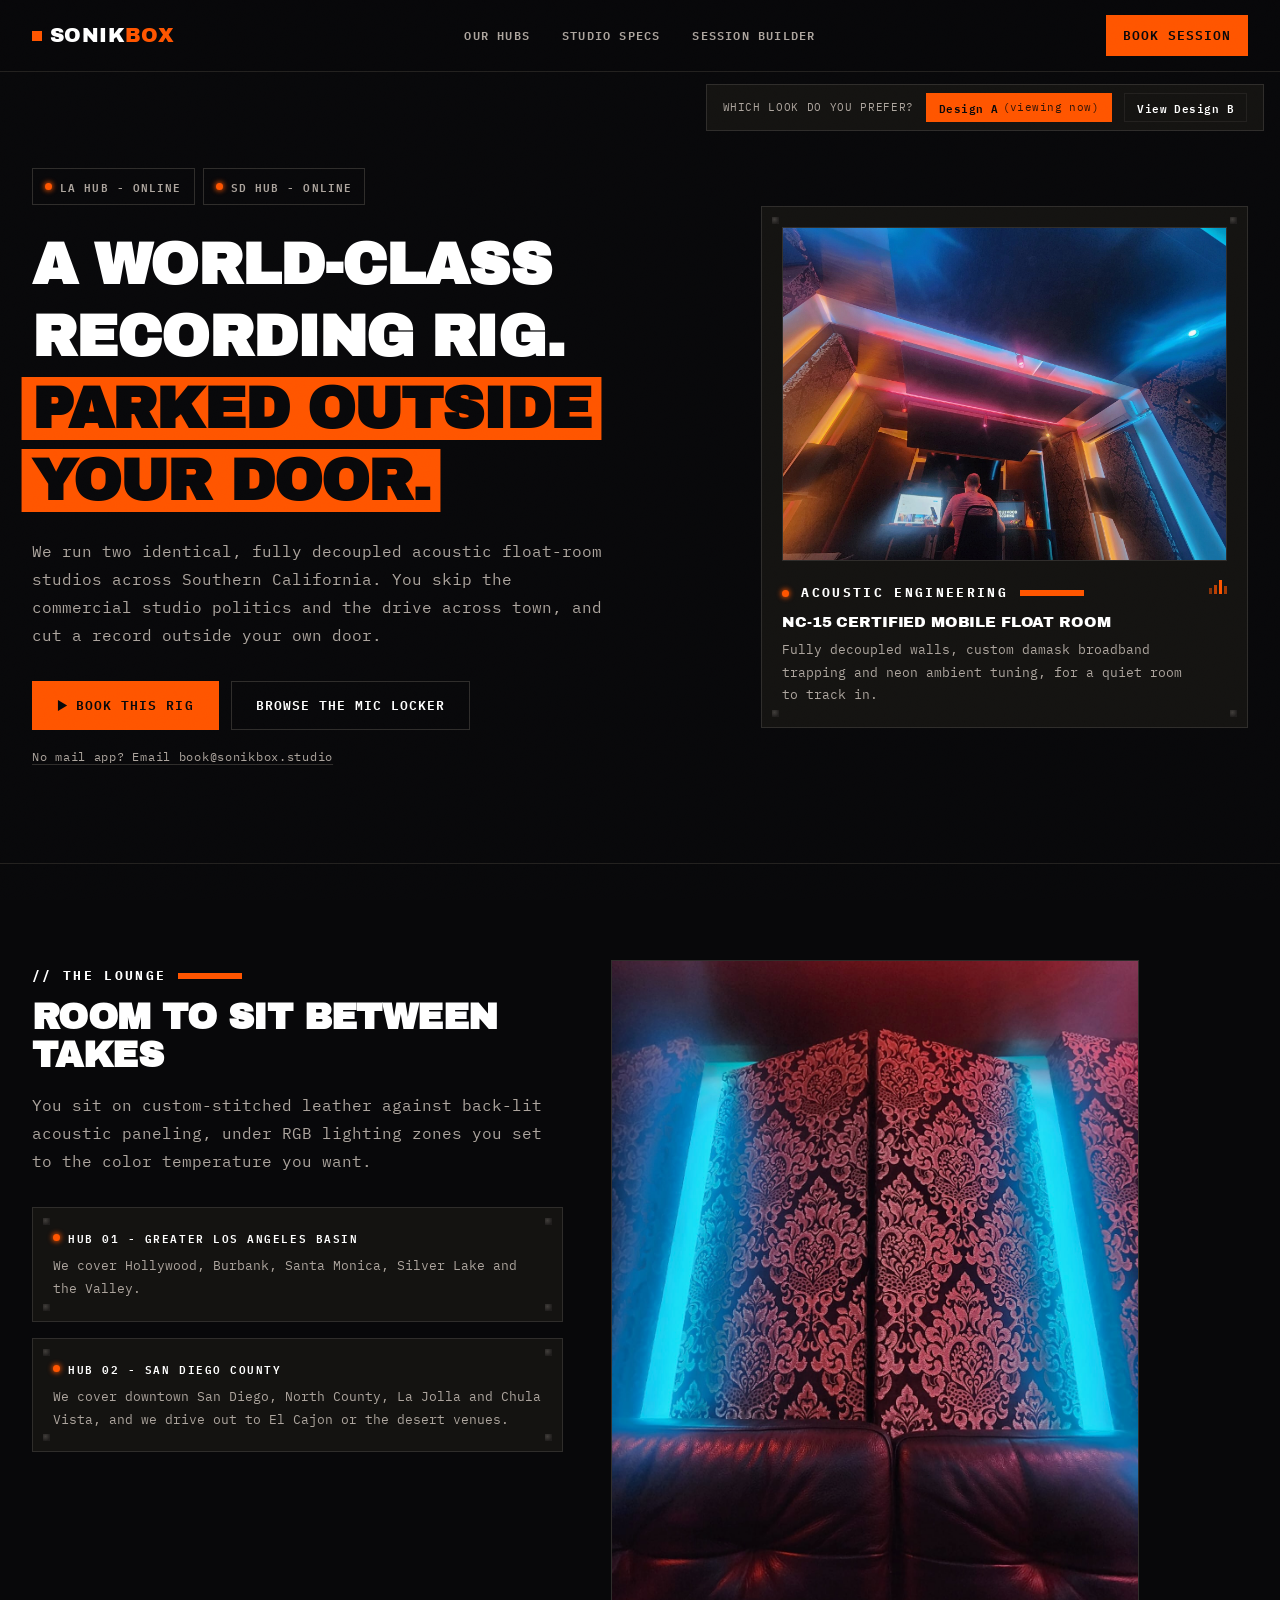
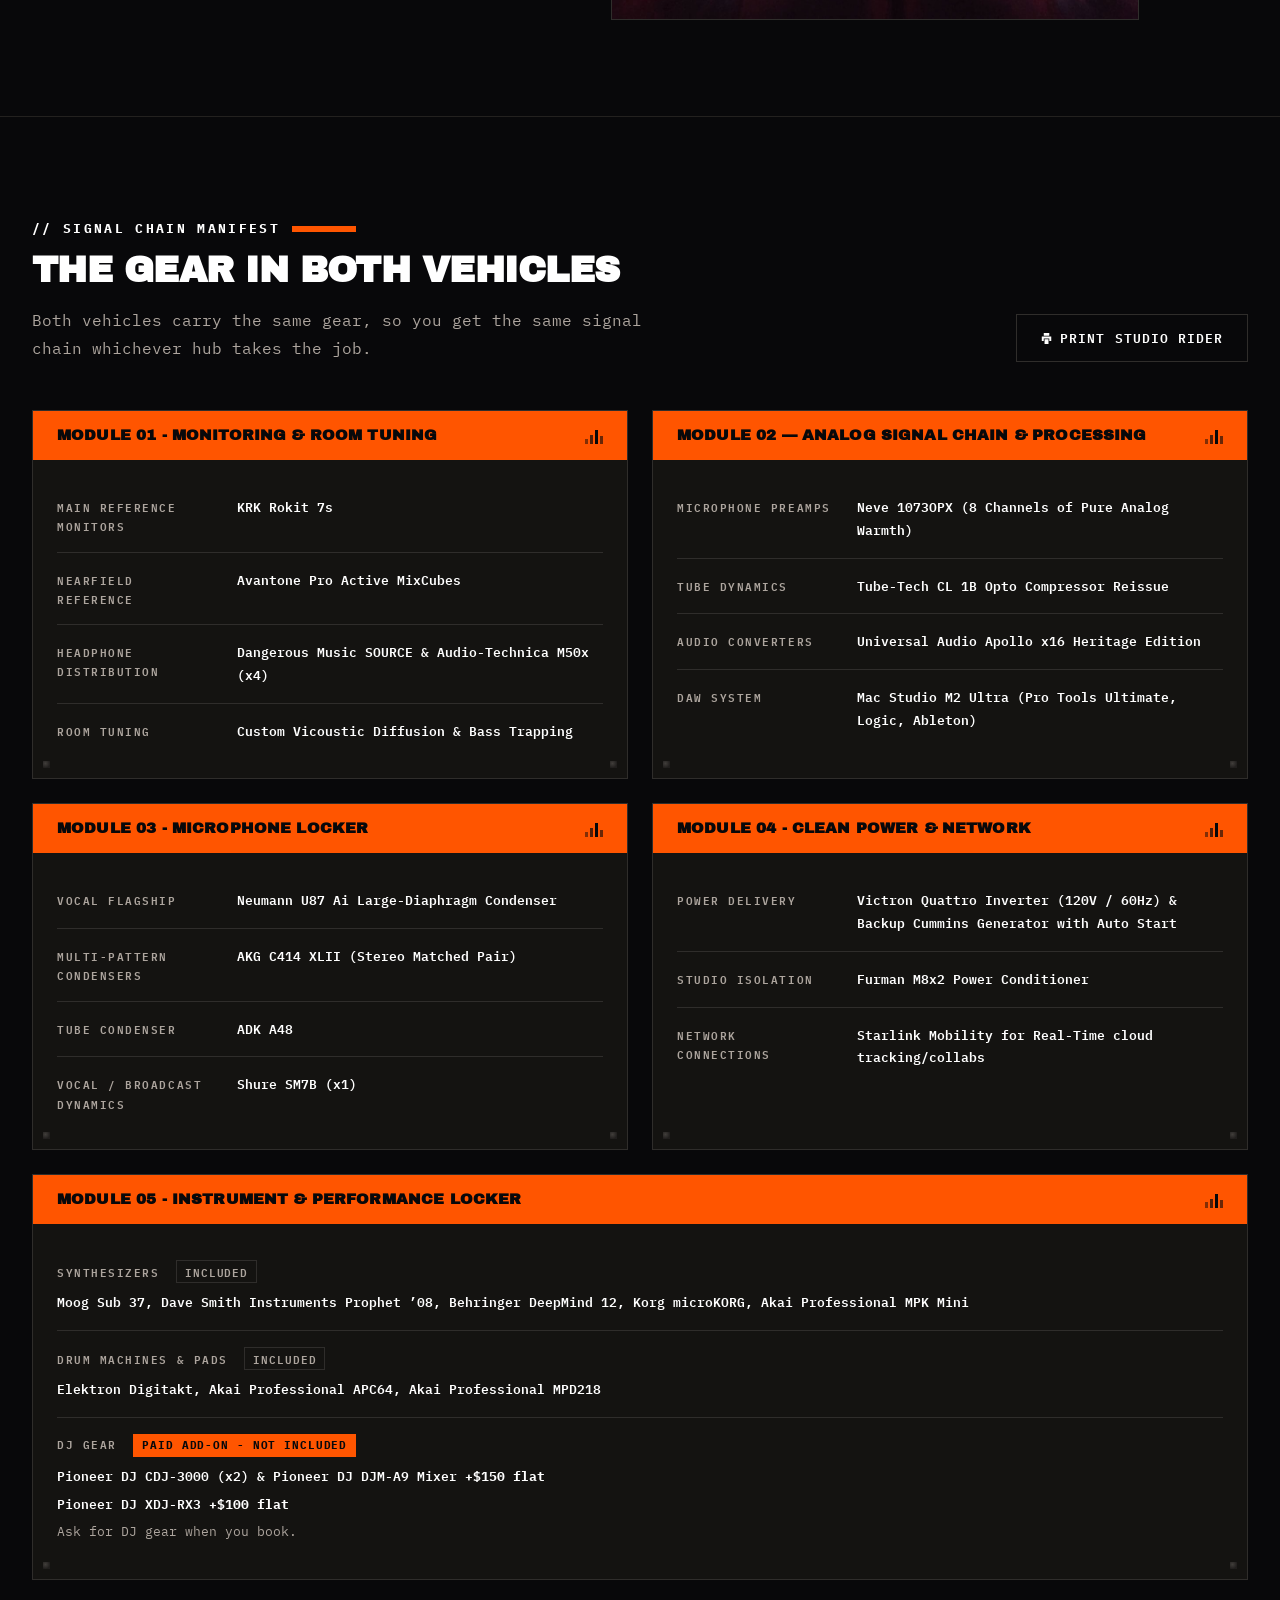
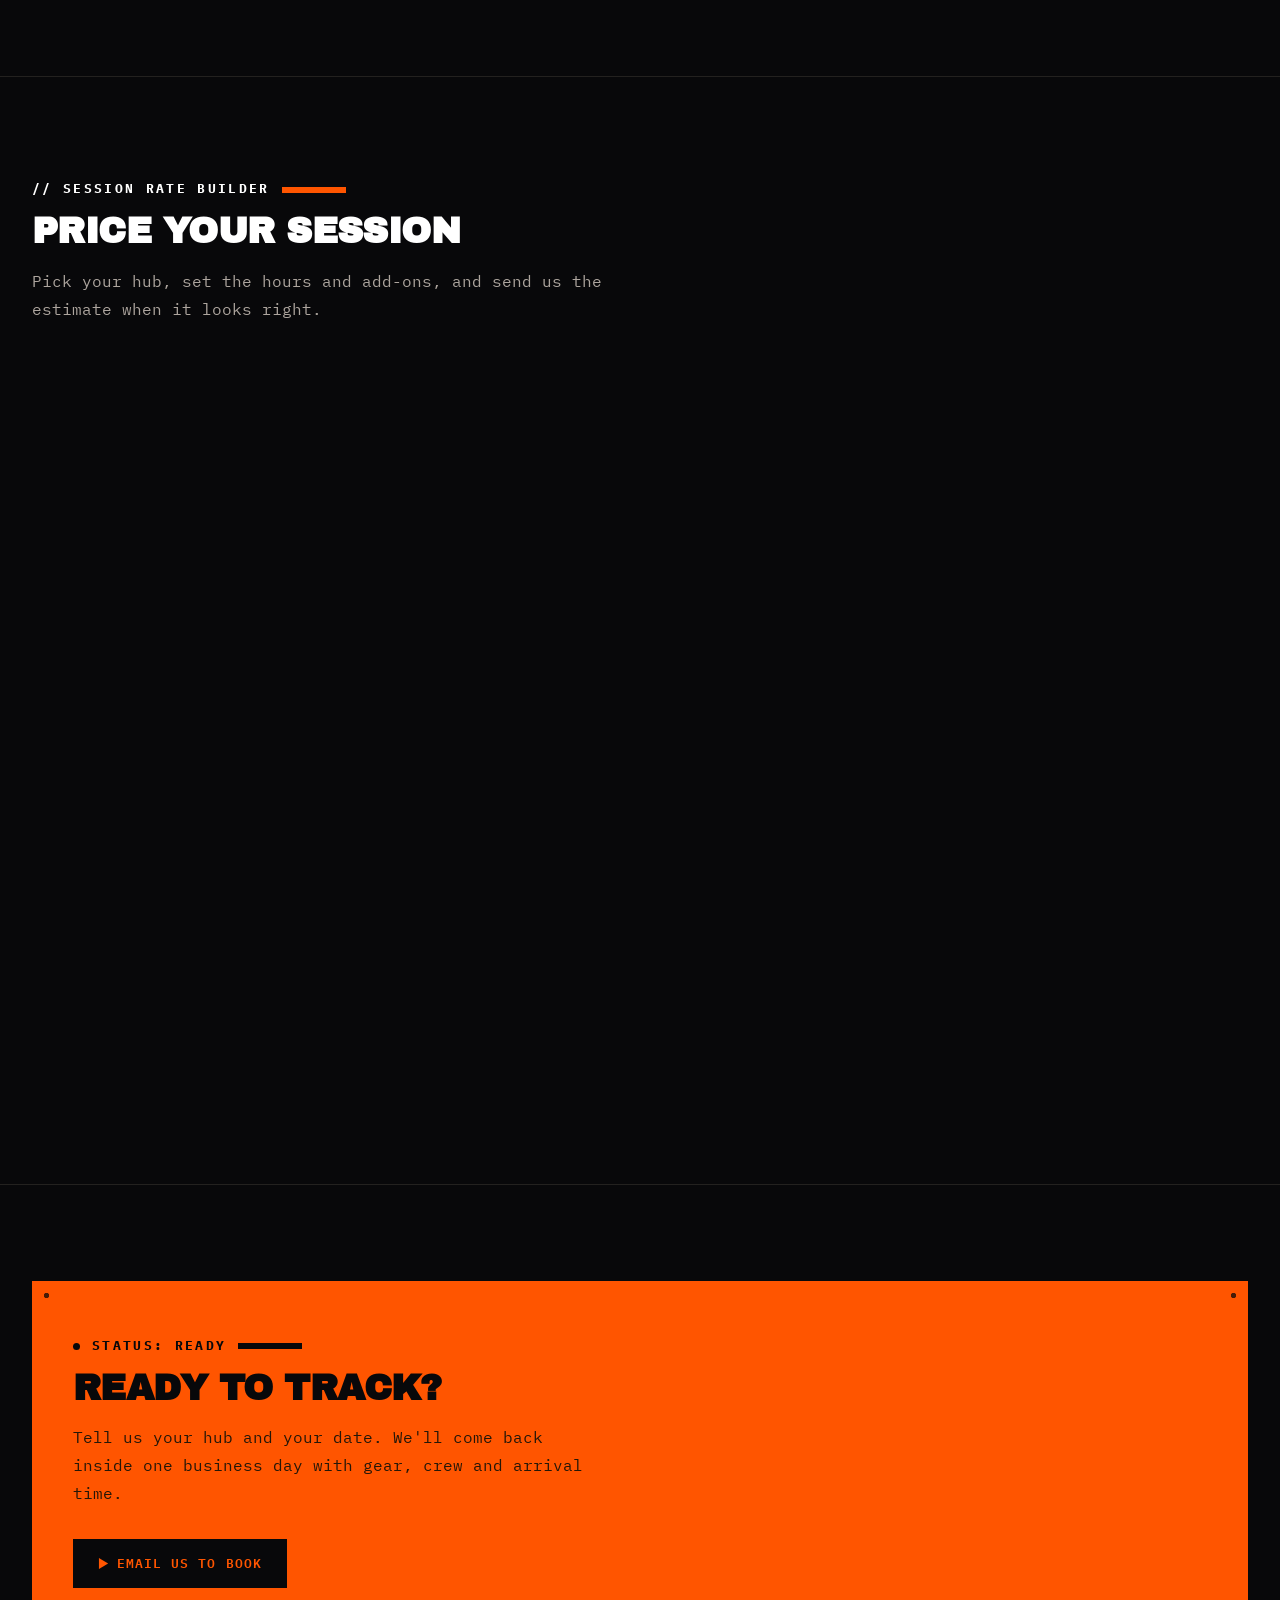
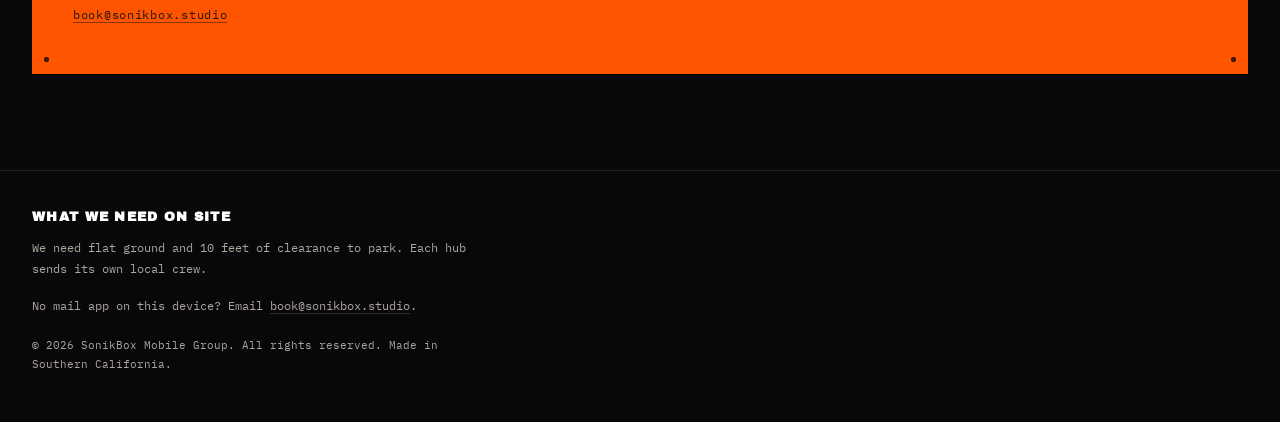
<file: index.html>
<!doctype html>
<html lang="en">
<head>
  <meta charset="UTF-8" />
  <meta name="viewport" content="width=device-width, initial-scale=1" />
  <script>
    // Two designs are live for client review: this page (Design A) and
    // version-b.html (Design B). ?v=b or a remembered choice sends a visitor
    // straight to Design B; everyone else lands here, unchanged. Kept as a
    // synchronous inline script at the very top of <head> so a redirect fires
    // before anything renders. See the .version-switch note further down for
    // the visible toggle, and version-b.html for its mirror of this script.
    (function () {
      var params = new URLSearchParams(location.search);
      var choice = params.get("v") || localStorage.getItem("sonikbox-version") || "a";
      if (choice === "b") {
        location.replace("version-b.html");
        return;
      }
      localStorage.setItem("sonikbox-version", "a");
    })();
  </script>
  <title>SonikBox | Mobile Recording Studio in Los Angeles &amp; San Diego</title>
  <meta name="description" content="We drive a fully decoupled float-room studio to your door in LA or San Diego, with Neve preamps and Neumann mics. Price a session and book by email." />

  <meta property="og:type" content="website" />
  <meta property="og:site_name" content="SonikBox" />
  <meta property="og:title" content="SonikBox | Mobile Recording Studio in Los Angeles &amp; San Diego" />
  <meta property="og:description" content="The whole studio, parked outside your door. Two identical mobile rigs across LA and San Diego." />
  <meta property="og:image" content="https://www.sonikbox.studio/assets/img/control-room.jpg" />
  <meta property="og:image:width" content="1600" />
  <meta property="og:image:height" content="1200" />
  <meta property="og:url" content="https://www.sonikbox.studio/" />

  <meta name="twitter:card" content="summary_large_image" />
  <meta name="twitter:title" content="SonikBox | Mobile Recording Studio in Los Angeles &amp; San Diego" />
  <meta name="twitter:description" content="The whole studio, parked outside your door. Two identical mobile rigs across LA and San Diego." />
  <meta name="twitter:image" content="https://www.sonikbox.studio/assets/img/control-room.jpg" />

  <meta name="color-scheme" content="dark" />
  <meta name="theme-color" content="#08080a" />

  <link rel="icon" type="image/svg+xml" href="favicon.svg" />

  <link rel="preconnect" href="https://fonts.googleapis.com" />
  <link rel="preconnect" href="https://fonts.gstatic.com" crossorigin />
  <link href="https://fonts.googleapis.com/css2?family=Archivo+Black&family=IBM+Plex+Mono:wght@400;500;600;700&display=swap" rel="stylesheet" />

  <link rel="stylesheet" href="css/styles.css" />
</head>
<body>

  <a class="skip-link" href="#main">Skip to main content</a>

  <!-- ===================== DESIGN PREVIEW TOGGLE ===================== -->
  <!-- Two live designs for client review. Remove this whole block (and its
       .version-switch rules at the bottom of css/styles.css) once the
       captain has picked one; version-b.html and css/styles-b.css can then
       be deleted too. -->
  <div class="version-switch" role="note" aria-label="Design preview">
    <span class="version-switch-label">Which look do you prefer?</span>
    <span class="version-switch-option is-current" aria-current="page">Design A <span class="version-switch-note">(viewing now)</span></span>
    <a class="version-switch-option" href="version-b.html">View Design B</a>
  </div>

  <!-- ===================== NAV ===================== -->
  <header class="site-nav">
    <div class="container">
      <a class="logo" href="#top"><span class="logo-mark" aria-hidden="true"></span><span class="logo-word"><span class="white">SONIK</span><span class="orange">BOX</span></span></a>

      <nav aria-label="Primary">
        <ul class="nav-links">
          <li><a href="#hubs">Our Hubs</a></li>
          <li><a href="#specs">Studio Specs</a></li>
          <li><a href="#estimator">Session Builder</a></li>
        </ul>
      </nav>

      <div class="nav-actions">
        <a class="btn btn-primary nav-cta" id="nav-book-btn" href="#">Book Session</a>
        <button class="nav-toggle" id="nav-toggle" aria-expanded="false" aria-controls="nav-panel" aria-label="Toggle navigation menu">
          <span></span><span></span><span></span>
        </button>
      </div>
    </div>

    <div class="nav-panel" id="nav-panel">
      <ul class="nav-links">
        <li><a href="#hubs">Our Hubs</a></li>
        <li><a href="#specs">Studio Specs</a></li>
        <li><a href="#estimator">Session Builder</a></li>
      </ul>
    </div>
  </header>

  <main id="main">
    <div id="top"></div>

    <!-- ===================== HERO ===================== -->
    <section class="hero" aria-labelledby="hero-heading">
      <div class="container hero-grid">
        <div class="hero-copy">
          <div class="hero-badges">
            <span class="hub-badge"><span class="led"></span>LA Hub - Online</span>
            <span class="hub-badge"><span class="led"></span>SD Hub - Online</span>
          </div>

          <h1 id="hero-heading">
            A World-Class Recording Rig.
            <span class="accent">Parked Outside Your Door.</span>
          </h1>

          <p class="hero-body">
            We run two identical, fully decoupled acoustic float-room studios across Southern California. You skip the commercial studio politics and the drive across town, and cut a record outside your own door.
          </p>

          <div class="hero-actions">
            <a class="btn btn-primary" id="hero-book-btn" href="#"><svg class="btn-icon" viewBox="0 0 10 12" aria-hidden="true" focusable="false"><path d="M0 0v12l10-6z" fill="currentColor"/></svg>Book This Rig</a>
            <a class="btn btn-secondary" href="#specs">Browse the Mic Locker</a>
          </div>
          <a class="cta-address" href="mailto:book@sonikbox.studio">No mail app? Email book@sonikbox.studio</a>
        </div>

        <div class="hero-photo-panel rack-panel">
          <div class="hero-photo-frame">
            <img src="assets/img/control-room.jpg" alt="SonikBox mobile studio control room, neon-lit, with an engineer at the desk." width="1600" height="1200" loading="eager" />
          </div>
          <div class="hero-photo-caption">
            <div>
              <div class="eyebrow"><span class="led"></span>Acoustic Engineering</div>
              <p class="hero-photo-title">NC-15 Certified Mobile Float Room</p>
              <p>Fully decoupled walls, custom damask broadband trapping and neon ambient tuning, for a quiet room to track in.</p>
            </div>
            <div class="vu-meter" aria-hidden="true"><span></span><span></span><span></span><span></span></div>
          </div>
        </div>
      </div>
    </section>

    <!-- ===================== HUBS ===================== -->
    <section class="section" id="hubs" aria-labelledby="hubs-heading">
      <div class="container hubs-grid">
        <div class="hubs-copy reveal">
          <div class="eyebrow">// The Lounge</div>
          <h2 id="hubs-heading">Room to Sit Between Takes</h2>
          <p>You sit on custom-stitched leather against back-lit acoustic paneling, under RGB lighting zones you set to the color temperature you want.</p>

          <div class="hub-cards">
            <div class="hub-card rack-panel">
              <div class="hub-card-label"><span class="led"></span>Hub 01 - Greater Los Angeles Basin</div>
              <p>We cover Hollywood, Burbank, Santa Monica, Silver Lake and the Valley.</p>
            </div>
            <div class="hub-card rack-panel">
              <div class="hub-card-label"><span class="led"></span>Hub 02 - San Diego County</div>
              <p>We cover downtown San Diego, North County, La Jolla and Chula Vista, and we drive out to El Cajon or the desert venues.</p>
            </div>
          </div>
        </div>

        <div class="hub-photo-frame reveal">
          <img src="assets/img/lounge.jpg" alt="SonikBox leather lounge seating against backlit damask-patterned acoustic wall panels." width="1200" height="1600" loading="lazy" />
        </div>
      </div>
    </section>

    <!-- ===================== SPECS ===================== -->
    <section class="section" id="specs" aria-labelledby="specs-heading">
      <div class="container">
        <p class="print-only print-title">SonikBox Studio Rider</p>
        <p class="print-only print-subtitle">The same gear in both mobile hubs.</p>

        <div class="section-head-row reveal">
          <div class="section-head">
            <div class="eyebrow">// Signal Chain Manifest</div>
            <h2 id="specs-heading">The Gear In Both Vehicles</h2>
            <p>Both vehicles carry the same gear, so you get the same signal chain whichever hub takes the job.</p>
          </div>
          <button class="btn btn-secondary no-print" id="print-rider-btn" type="button"><svg class="btn-icon" viewBox="0 0 14 14" aria-hidden="true" focusable="false"><path d="M3.5 0h7v3.5h-7zM1 4.5h12v5.5h-2.5V7h-7v3H1zM4.5 8h5v6h-5z" fill="currentColor"/></svg>Print Studio Rider</button>
        </div>

        <div class="module-grid reveal">
          <div class="module-card rack-panel">
            <div class="module-card-head">
              <h3>Module 01 - Monitoring &amp; Room Tuning</h3>
              <div class="vu-meter no-print" aria-hidden="true"><span></span><span></span><span></span><span></span></div>
            </div>
            <dl class="module-rows">
              <div class="module-row"><dt>Main Reference Monitors</dt><dd>KRK Rokit 7s</dd></div>
              <div class="module-row"><dt>Nearfield Reference</dt><dd>Avantone Pro Active MixCubes</dd></div>
              <div class="module-row"><dt>Headphone Distribution</dt><dd>Dangerous Music SOURCE &amp; Audio-Technica M50x (x4)</dd></div>
              <div class="module-row"><dt>Room Tuning</dt><dd>Custom Vicoustic Diffusion &amp; Bass Trapping</dd></div>
            </dl>
          </div>

          <div class="module-card rack-panel">
            <div class="module-card-head">
              <h3>Module 02 — Analog Signal Chain &amp; Processing</h3>
              <div class="vu-meter no-print" aria-hidden="true"><span></span><span></span><span></span><span></span></div>
            </div>
            <dl class="module-rows">
              <div class="module-row"><dt>Microphone Preamps</dt><dd>Neve 1073OPX (8 Channels of Pure Analog Warmth)</dd></div>
              <div class="module-row"><dt>Tube Dynamics</dt><dd>Tube-Tech CL 1B Opto Compressor Reissue</dd></div>
              <div class="module-row"><dt>Audio Converters</dt><dd>Universal Audio Apollo x16 Heritage Edition</dd></div>
              <div class="module-row"><dt>DAW System</dt><dd>Mac Studio M2 Ultra (Pro Tools Ultimate, Logic, Ableton)</dd></div>
            </dl>
          </div>

          <div class="module-card rack-panel">
            <div class="module-card-head">
              <h3>Module 03 - Microphone Locker</h3>
              <div class="vu-meter no-print" aria-hidden="true"><span></span><span></span><span></span><span></span></div>
            </div>
            <dl class="module-rows">
              <div class="module-row"><dt>Vocal Flagship</dt><dd>Neumann U87 Ai Large-Diaphragm Condenser</dd></div>
              <div class="module-row"><dt>Multi-Pattern Condensers</dt><dd>AKG C414 XLII (Stereo Matched Pair)</dd></div>
              <div class="module-row"><dt>Tube Condenser</dt><dd>ADK A48</dd></div>
              <div class="module-row"><dt>Vocal / Broadcast Dynamics</dt><dd>Shure SM7B (x1)</dd></div>
            </dl>
          </div>

          <div class="module-card rack-panel">
            <div class="module-card-head">
              <h3>Module 04 - Clean Power &amp; Network</h3>
              <div class="vu-meter no-print" aria-hidden="true"><span></span><span></span><span></span><span></span></div>
            </div>
            <dl class="module-rows">
              <div class="module-row"><dt>Power Delivery</dt><dd>Victron Quattro Inverter (120V / 60Hz) &amp; Backup Cummins Generator with Auto Start</dd></div>
              <div class="module-row"><dt>Studio Isolation</dt><dd>Furman M8x2 Power Conditioner</dd></div>
              <div class="module-row"><dt>Network Connections</dt><dd>Starlink Mobility for Real-Time cloud tracking/collabs</dd></div>
            </dl>
          </div>

          <div class="module-card module-card-wide rack-panel">
            <div class="module-card-head">
              <h3>Module 05 - Instrument &amp; Performance Locker</h3>
              <div class="vu-meter no-print" aria-hidden="true"><span></span><span></span><span></span><span></span></div>
            </div>
            <dl class="module-rows">
              <div class="module-row module-row-stacked">
                <dt>Synthesizers <span class="row-tag row-tag-included">Included</span></dt>
                <dd>Moog Sub 37, Dave Smith Instruments Prophet &rsquo;08, Behringer DeepMind 12, Korg microKORG, Akai Professional MPK Mini</dd>
              </div>
              <div class="module-row module-row-stacked">
                <dt>Drum Machines &amp; Pads <span class="row-tag row-tag-included">Included</span></dt>
                <dd>Elektron Digitakt, Akai Professional APC64, Akai Professional MPD218</dd>
              </div>
              <div class="module-row module-row-stacked">
                <dt>DJ Gear <span class="row-tag row-tag-addon">Paid add-on - not included</span></dt>
                <dd>
                  <!-- These rows declare the DJ add-on prices for the whole page: the estimator
                       reads data-addon-amount, so the visible text and the attribute must stay in step. -->
                  <span class="addon-line">Pioneer DJ CDJ-3000 (x2) &amp; Pioneer DJ DJM-A9 Mixer <span class="addon-price" data-addon-price="addon-dj-cdj" data-addon-amount="150">+$150 flat</span></span>
                  <span class="addon-line">Pioneer DJ XDJ-RX3 <span class="addon-price" data-addon-price="addon-dj-xdj" data-addon-amount="100">+$100 flat</span></span>
                  <span class="addon-line addon-note">Ask for DJ gear when you book.</span>
                </dd>
              </div>
            </dl>
          </div>
        </div>
      </div>
    </section>

    <!-- ===================== ESTIMATOR ===================== -->
    <section class="section" id="estimator" aria-labelledby="estimator-heading">
      <div class="container">
        <div class="section-head reveal">
          <div class="eyebrow">// Session Rate Builder</div>
          <h2 id="estimator-heading">Price Your Session</h2>
          <p>Pick your hub, set the hours and add-ons, and send us the estimate when it looks right.</p>
        </div>

        <div class="estimator-panel rack-panel reveal">
          <div class="estimator-grid">
            <form id="estimator-form">
              <div class="field-group">
                <span class="field-label" id="hub-toggle-label">Hub</span>
                <div class="hub-toggle" role="group" aria-labelledby="hub-toggle-label">
                  <button type="button" id="hub-la" aria-pressed="true">Los Angeles Hub</button>
                  <button type="button" id="hub-sd" aria-pressed="false">San Diego Hub</button>
                </div>
              </div>

              <div class="field-group">
                <label class="field-label" for="hours-range">Tracking Hours</label>
                <div class="range-row">
                  <input type="range" id="hours-range" min="4" max="12" step="1" value="4" aria-describedby="hours-rate-note" />
                  <output class="range-value" for="hours-range" id="hours-value">4 hrs</output>
                </div>
                <p id="hours-rate-note" class="visually-hidden">Billed at $150 per hour</p>
              </div>

              <div class="field-group">
                <label class="field-label" for="radius-select">Distance From Hub</label>
                <select id="radius-select"></select>
              </div>

              <div class="field-group">
                <span class="field-label" id="addons-label">Add-Ons</span>
                <div class="addons" id="addons" role="group" aria-labelledby="addons-label">
                  <label class="addon-option">
                    <input type="checkbox" id="addon-engineer" />
                    <span><span class="addon-name">Grammy-vetted Tracking Engineer</span> - +$80/hr</span>
                  </label>
                  <label class="addon-option">
                    <input type="checkbox" id="addon-autotune" />
                    <span><span class="addon-name">Antares Auto-Tune Hybrid Real-time Rig</span> - +$100 flat</span>
                  </label>
                  <label class="addon-option">
                    <input type="checkbox" id="addon-mixdown" />
                    <span><span class="addon-name">Full Stereophonic Mixdown &amp; Reference Master</span> - +$250 / track</span>
                  </label>
                  <!-- The DJ options are appended here by js/main.js, which reads their
                       prices off the Module 05 card. -->
                </div>
              </div>
            </form>

            <aside class="summary-panel rack-panel" aria-labelledby="summary-heading">
              <div class="summary-title" id="summary-heading"><span class="led"></span>Session Breakdown</div>
              <div class="summary-figures" aria-live="polite">
              <div class="summary-line"><span>Base rate</span><span id="summary-base">$600</span></div>
              <div class="summary-line"><span>Travel fee</span><span id="summary-travel">$0</span></div>
              <div class="summary-line"><span>Add-ons</span><span id="summary-addons">$0</span></div>
              <div class="summary-total">
                <span class="label">Total Session Estimate</span>
                <span class="value" id="summary-total">$600</span>
              </div>
              </div>
              <button class="btn btn-primary btn-block estimator-submit" id="estimator-submit" type="button">Request This Session</button>
            </aside>
          </div>
        </div>
      </div>

      <div class="mobile-total-bar rack-panel" id="mobile-total-bar" aria-hidden="true">
        <span class="mobile-total-label"><span class="led"></span>Session Total</span>
        <span class="mobile-total-value" id="mobile-total-value">$600</span>
      </div>
    </section>

    <!-- ===================== CTA BAND ===================== -->
    <section class="cta-band" aria-labelledby="cta-heading">
      <div class="container">
        <div class="cta-module rack-panel reveal">
          <div class="eyebrow"><span class="led"></span>Status: Ready</div>
          <h2 id="cta-heading">Ready to Track?</h2>
          <p>Tell us your hub and your date. We'll come back inside one business day with gear, crew and arrival time.</p>
          <a class="btn btn-primary" id="cta-book-btn" href="#"><svg class="btn-icon" viewBox="0 0 10 12" aria-hidden="true" focusable="false"><path d="M0 0v12l10-6z" fill="currentColor"/></svg>Email Us to Book</a>
          <a class="cta-address" href="mailto:book@sonikbox.studio">book@sonikbox.studio</a>
        </div>
      </div>
    </section>
  </main>

  <!-- ===================== FOOTER ===================== -->
  <footer class="site-footer">
    <div class="container">
      <h2>What We Need On Site</h2>
      <p>We need flat ground and 10 feet of clearance to park. Each hub sends its own local crew.</p>
      <p class="footer-contact">No mail app on this device? Email <a class="cta-address" href="mailto:book@sonikbox.studio">book@sonikbox.studio</a>.</p>
      <p class="copyright">© 2026 SonikBox Mobile Group. All rights reserved. Made in Southern California.</p>
    </div>
  </footer>

  <script src="js/main.js"></script>
</body>
</html>
</file>
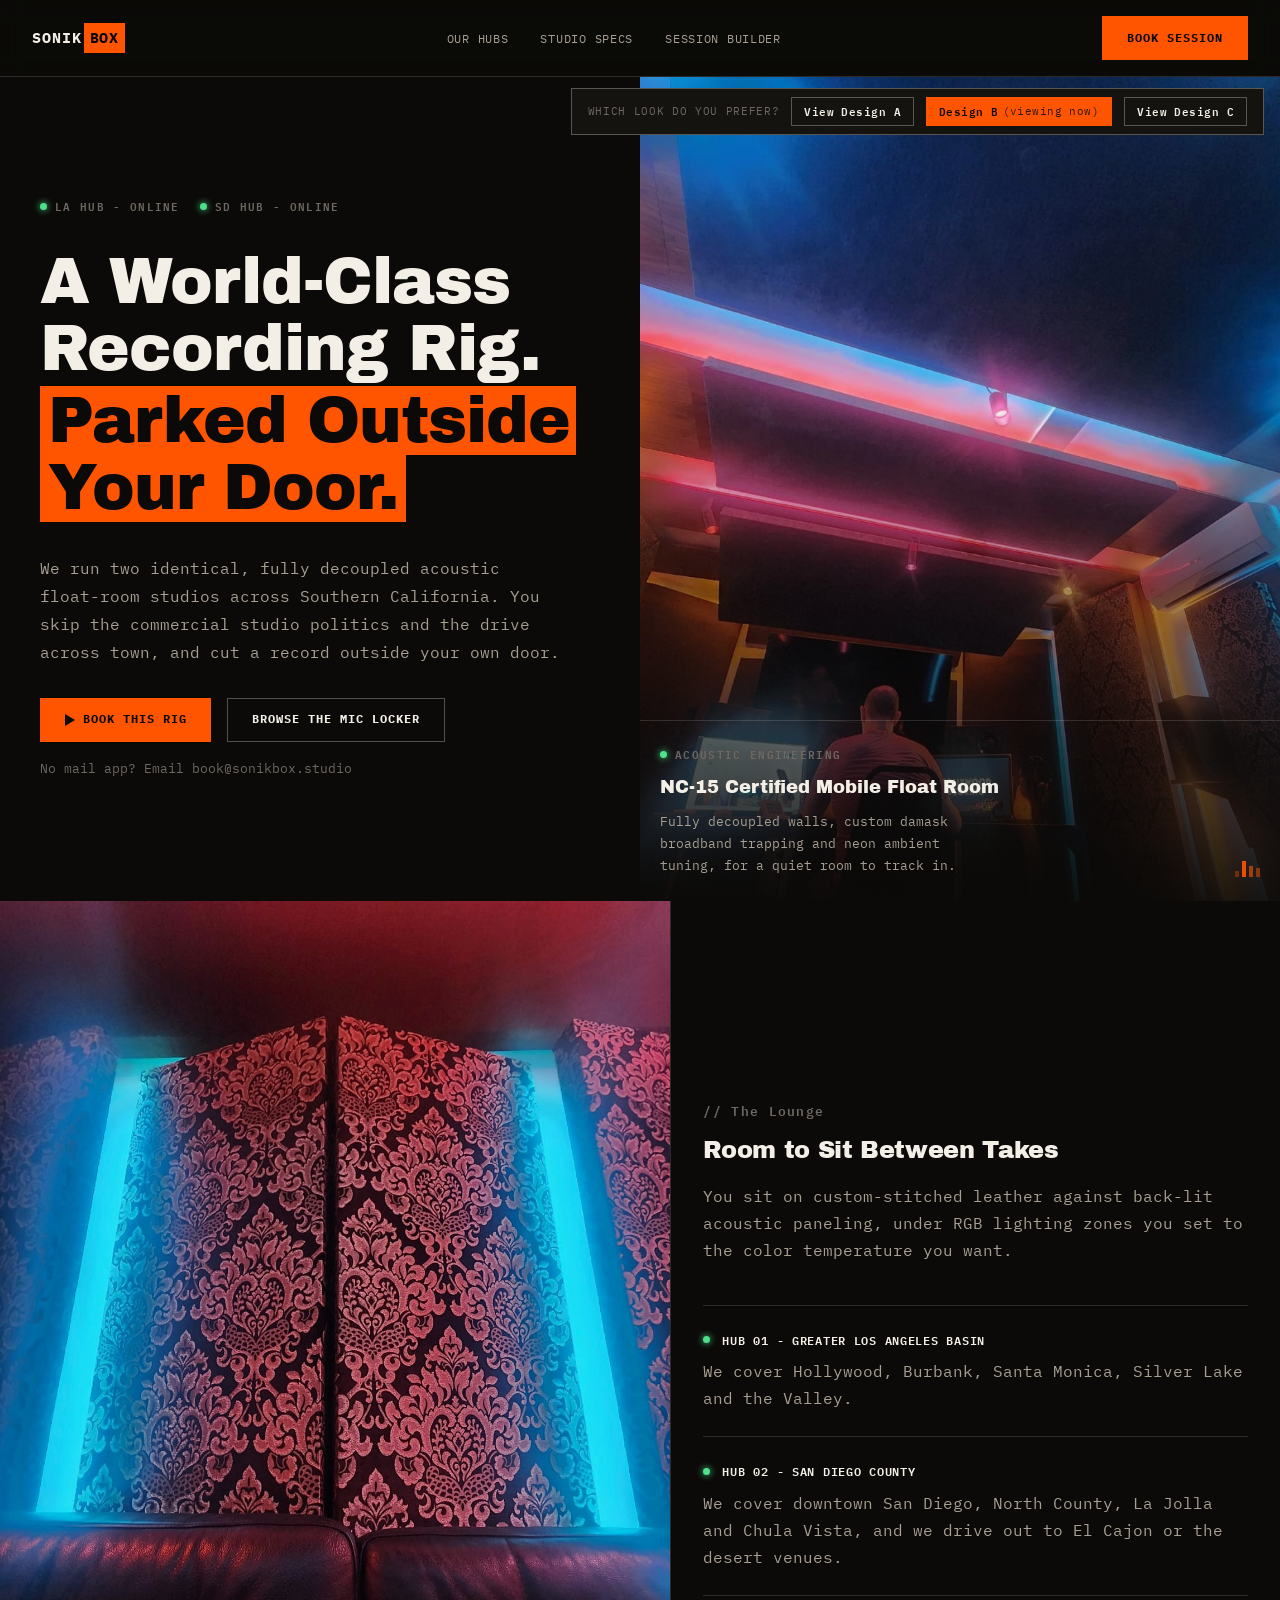
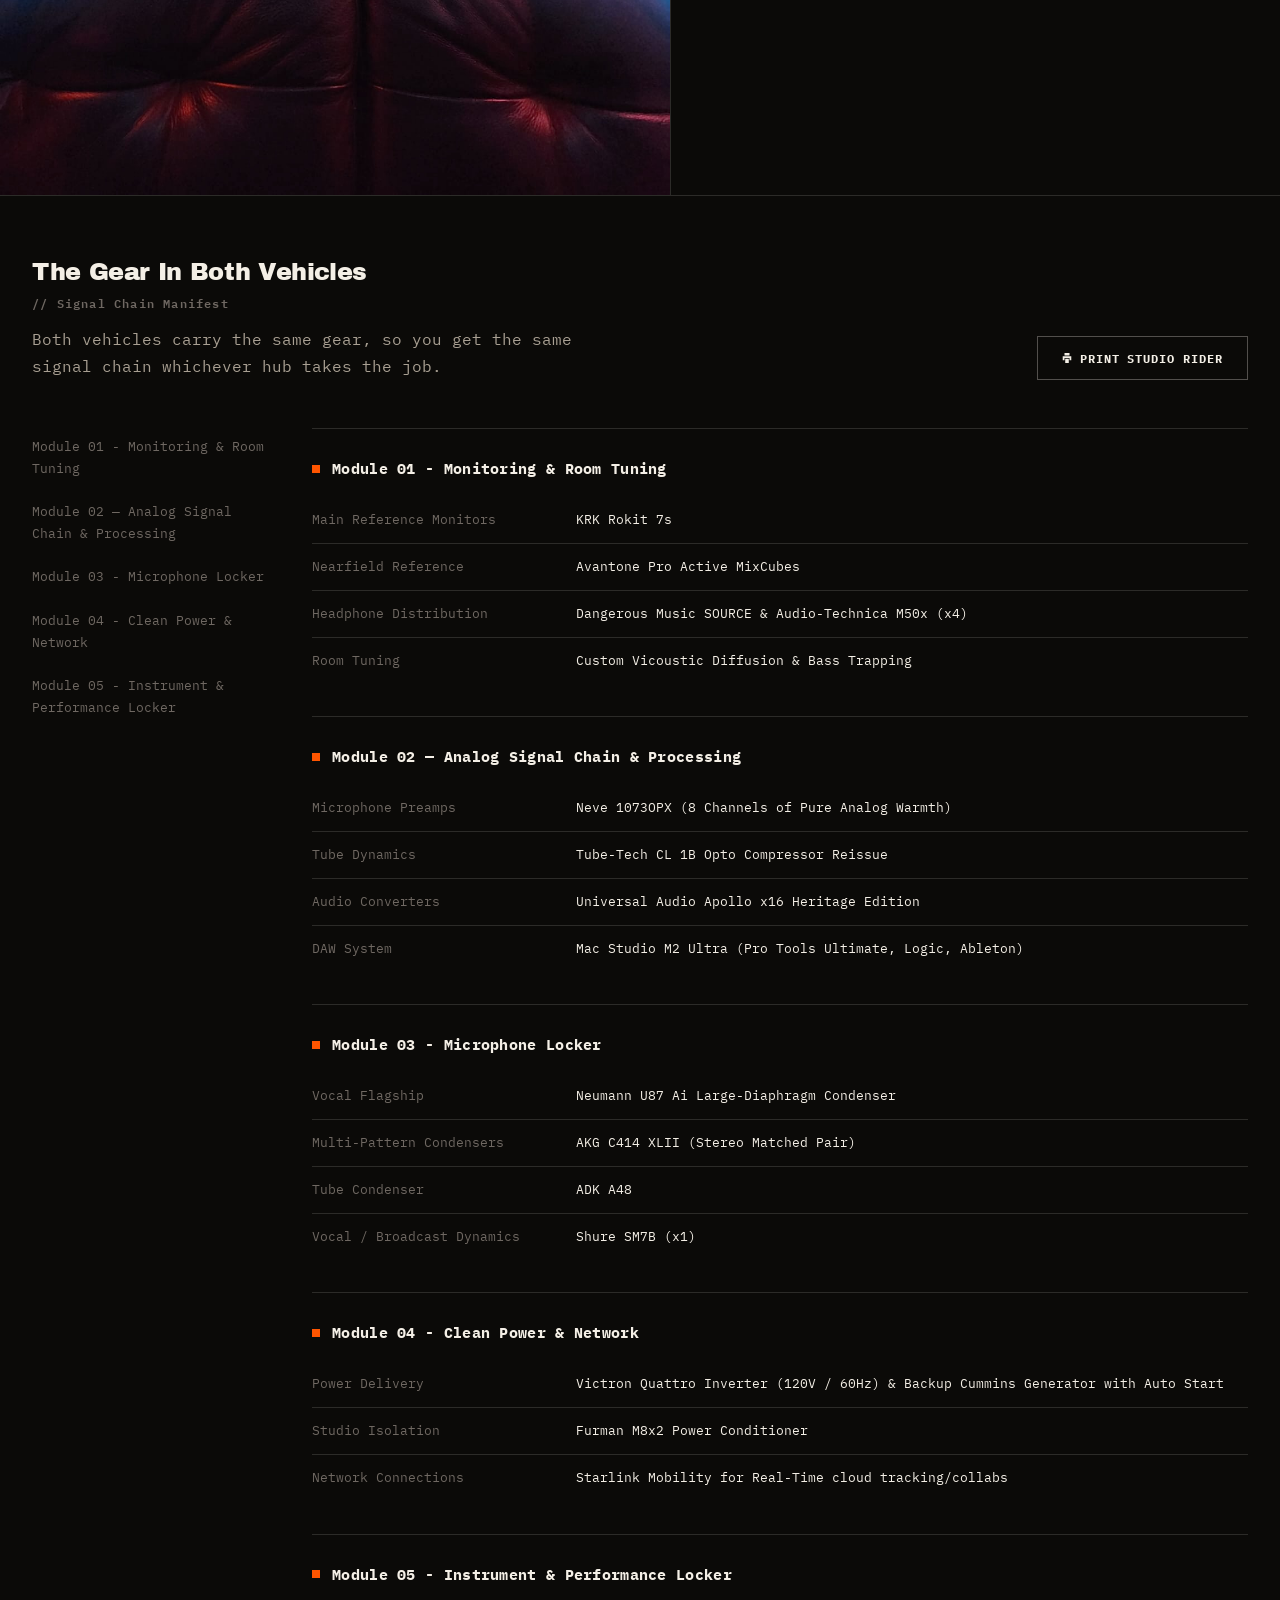
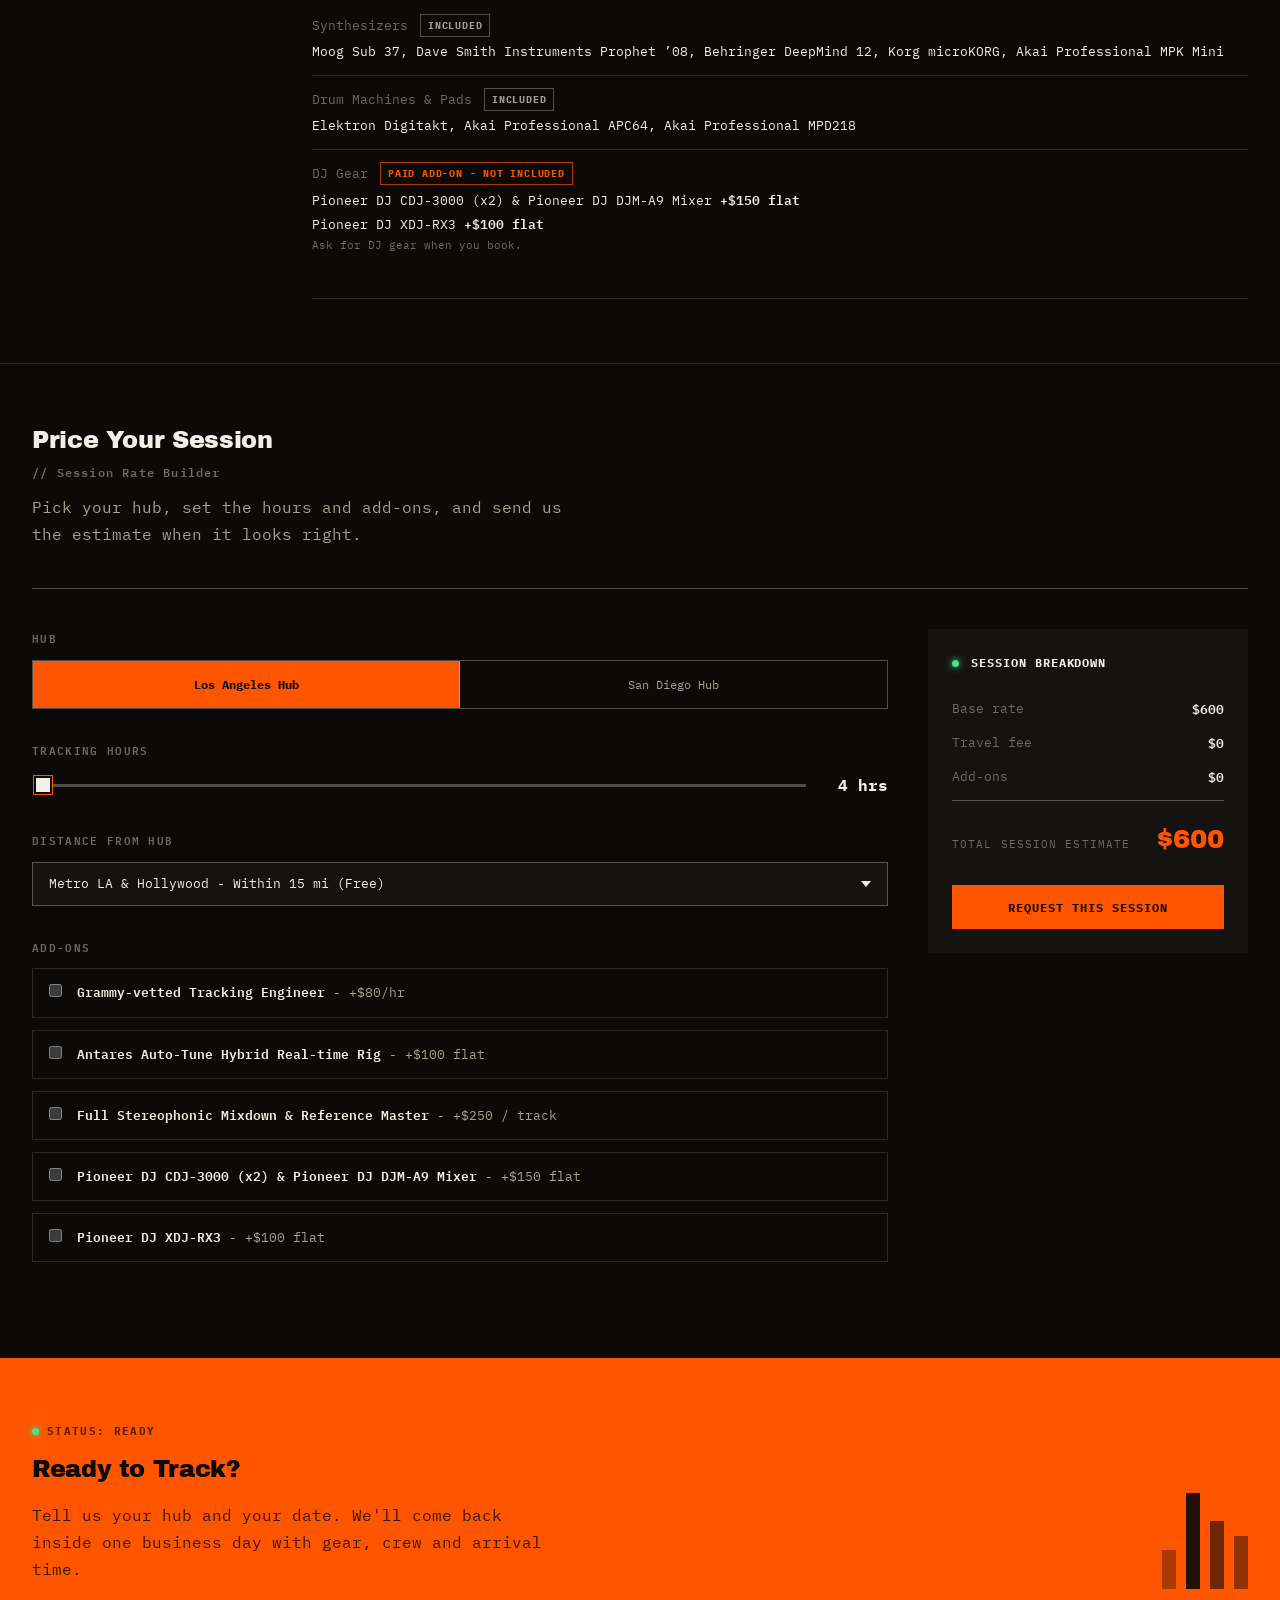
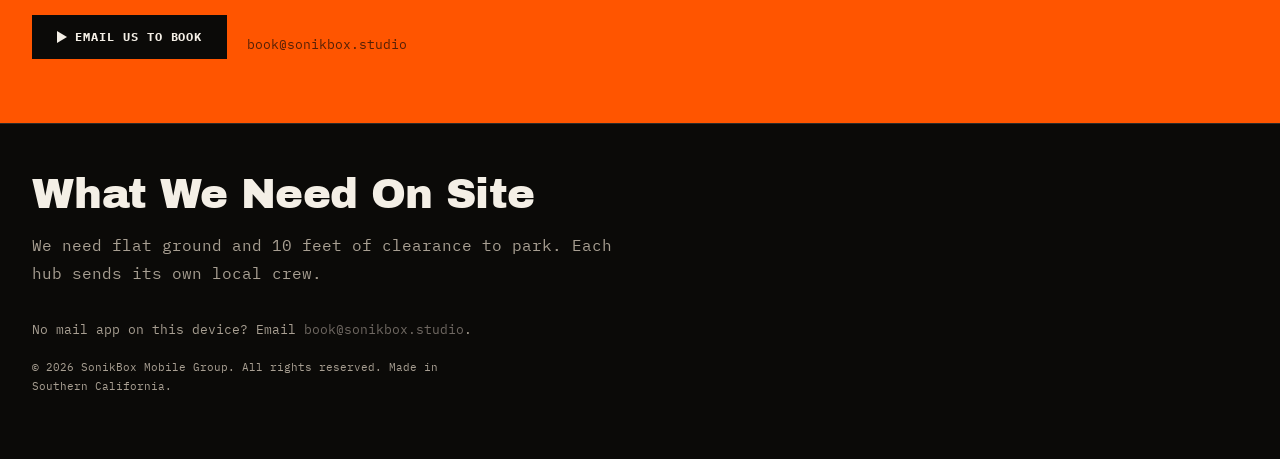
<file: version-b.html>
<!doctype html>
<html lang="en">
<head>
  <meta charset="UTF-8" />
  <meta name="viewport" content="width=device-width, initial-scale=1" />
  <script>
    // Mirror of index.html's redirect script: an explicit ?v=a or ?v=c, or no
    // stored preference at all conflicting with this page, sends a visitor
    // to that other design. Landing here any other way (direct link, ?v=b, a
    // remembered "b" choice) just claims the "b" preference and renders this
    // page.
    (function () {
      var params = new URLSearchParams(location.search);
      var v = params.get("v");
      if (v === "a" || v === "c") {
        // Carry the explicit override through: the target page's own script
        // also reads localStorage, which still says "b" until it sets it
        // itself - a bare redirect would land there, read the stale "b", and
        // bounce straight back here.
        location.replace((v === "a" ? "index.html" : "version-c.html") + "?v=" + v);
        return;
      }
      localStorage.setItem("sonikbox-version", "b");
    })();
  </script>
  <title>SonikBox | Mobile Recording Studio in Los Angeles &amp; San Diego (Design B)</title>
  <meta name="description" content="We drive a fully decoupled float-room studio to your door in LA or San Diego, with Neve preamps and Neumann mics. Price a session and book by email." />

  <meta property="og:type" content="website" />
  <meta property="og:site_name" content="SonikBox" />
  <meta property="og:title" content="SonikBox | Mobile Recording Studio in Los Angeles &amp; San Diego" />
  <meta property="og:description" content="The whole studio, parked outside your door. Two identical mobile rigs across LA and San Diego." />
  <meta property="og:image" content="https://www.sonikbox.studio/assets/img/control-room.jpg" />
  <meta property="og:image:width" content="1600" />
  <meta property="og:image:height" content="1200" />
  <meta property="og:url" content="https://www.sonikbox.studio/" />

  <meta name="twitter:card" content="summary_large_image" />
  <meta name="twitter:title" content="SonikBox | Mobile Recording Studio in Los Angeles &amp; San Diego" />
  <meta name="twitter:description" content="The whole studio, parked outside your door. Two identical mobile rigs across LA and San Diego." />
  <meta name="twitter:image" content="https://www.sonikbox.studio/assets/img/control-room.jpg" />

  <meta name="color-scheme" content="dark" />
  <meta name="theme-color" content="#0b0a08" />

  <link rel="icon" type="image/svg+xml" href="favicon.svg" />

  <link rel="preconnect" href="https://fonts.googleapis.com" />
  <link rel="preconnect" href="https://fonts.gstatic.com" crossorigin />
  <link href="https://fonts.googleapis.com/css2?family=Archivo+Black&family=IBM+Plex+Mono:wght@400;500;600;700&display=swap" rel="stylesheet" />

  <link rel="stylesheet" href="css/styles-b.css" />
</head>
<body>

  <a class="skip-link" href="#main">Skip to main content</a>

  <!-- ===================== DESIGN PREVIEW TOGGLE ===================== -->
  <!-- Three live designs for client review. Remove this whole block (and its
       .version-switch rules at the bottom of css/styles-b.css) once the
       captain has picked one; this file and css/styles-b.css can then be
       deleted too. -->
  <div class="version-switch" role="note" aria-label="Design preview">
    <span class="version-switch-label">Which look do you prefer?</span>
    <a class="version-switch-option" href="index.html?v=a">View Design A</a>
    <span class="version-switch-option is-current" aria-current="page">Design B <span class="version-switch-note">(viewing now)</span></span>
    <a class="version-switch-option" href="version-c.html?v=c">View Design C</a>
  </div>

  <!-- ===================== NAV ===================== -->
  <header class="site-nav">
    <div class="container nav-inner">
      <a class="logo" href="#top"><span class="logo-word">SONIK<span class="mark">BOX</span></span></a>

      <nav aria-label="Primary">
        <ul class="nav-links">
          <li><a href="#hubs">Our Hubs</a></li>
          <li><a href="#specs">Studio Specs</a></li>
          <li><a href="#estimator">Session Builder</a></li>
        </ul>
      </nav>

      <div class="nav-actions">
        <a class="btn btn-primary nav-cta" id="nav-book-btn" href="#">Book Session</a>
        <button class="nav-toggle" id="nav-toggle" aria-expanded="false" aria-controls="nav-panel" aria-label="Toggle navigation menu">
          <span></span><span></span><span></span>
        </button>
      </div>
    </div>

    <div class="nav-panel" id="nav-panel">
      <ul class="nav-links">
        <li><a href="#hubs">Our Hubs</a></li>
        <li><a href="#specs">Studio Specs</a></li>
        <li><a href="#estimator">Session Builder</a></li>
      </ul>
    </div>
  </header>

  <main id="main">
    <div id="top"></div>

    <!-- ===================== HERO ===================== -->
    <section class="hero" aria-labelledby="hero-heading">
      <div class="hero-grid">
        <div class="hero-copy">
          <div class="container">
            <p class="hero-kicker">
              <span class="hub-status"><span class="led"></span>LA Hub - Online</span>
              <span class="hub-status"><span class="led"></span>SD Hub - Online</span>
            </p>

            <h1 id="hero-heading" class="hero-title">
              <span class="hero-line">A World-Class Recording Rig.</span>
              <span class="hero-line"><span class="hero-fill">Parked Outside Your Door.</span></span>
            </h1>

            <p class="hero-lede">
              We run two identical, fully decoupled acoustic float-room studios across Southern California. You skip the commercial studio politics and the drive across town, and cut a record outside your own door.
            </p>

            <div class="hero-actions">
              <a class="btn btn-primary" id="hero-book-btn" href="#"><svg class="btn-icon" viewBox="0 0 10 12" aria-hidden="true" focusable="false"><path d="M0 0v12l10-6z" fill="currentColor"/></svg>Book This Rig</a>
              <a class="btn btn-secondary" href="#specs">Browse the Mic Locker</a>
            </div>
            <a class="cta-address" href="mailto:book@sonikbox.studio">No mail app? Email book@sonikbox.studio</a>
          </div>
        </div>

        <div class="hero-media">
          <img class="hero-photo-frame" src="assets/img/control-room.jpg" alt="SonikBox mobile studio control room, neon-lit, with an engineer at the desk." width="1600" height="1200" loading="eager" />
          <div class="hero-scrim" aria-hidden="true"></div>
          <div class="hero-caption">
            <div class="hero-caption-text">
              <p class="hero-caption-eyebrow"><span class="led"></span>Acoustic Engineering</p>
              <p class="hero-caption-title">NC-15 Certified Mobile Float Room</p>
              <p class="hero-caption-body">Fully decoupled walls, custom damask broadband trapping and neon ambient tuning, for a quiet room to track in.</p>
            </div>
            <div class="vu-meter" aria-hidden="true"><span></span><span></span><span></span><span></span></div>
          </div>
        </div>
      </div>
    </section>

    <!-- ===================== HUBS ===================== -->
    <section class="hubs" id="hubs" aria-labelledby="hubs-heading">
      <div class="hubs-media reveal">
        <img src="assets/img/lounge.jpg" alt="SonikBox leather lounge seating against backlit damask-patterned acoustic wall panels." width="1200" height="1600" loading="lazy" />
      </div>

      <div class="hubs-copy">
        <div class="container">
          <p class="tag-note">// The Lounge</p>
          <h2 id="hubs-heading">Room to Sit Between Takes</h2>
          <p class="hubs-lede">You sit on custom-stitched leather against back-lit acoustic paneling, under RGB lighting zones you set to the color temperature you want.</p>

          <dl class="hub-list">
            <div class="hub-row">
              <dt><span class="led"></span>Hub 01 - Greater Los Angeles Basin</dt>
              <dd>We cover Hollywood, Burbank, Santa Monica, Silver Lake and the Valley.</dd>
            </div>
            <div class="hub-row">
              <dt><span class="led"></span>Hub 02 - San Diego County</dt>
              <dd>We cover downtown San Diego, North County, La Jolla and Chula Vista, and we drive out to El Cajon or the desert venues.</dd>
            </div>
          </dl>
        </div>
      </div>
    </section>

    <!-- ===================== SPECS / STUDIO RIDER ===================== -->
    <section class="rider" id="specs" aria-labelledby="specs-heading">
      <div class="container">
        <p class="print-only print-title">SonikBox Studio Rider</p>
        <p class="print-only print-subtitle">The same gear in both mobile hubs.</p>

        <div class="rider-head reveal">
          <div class="rider-intro">
            <h2 id="specs-heading">The Gear In Both Vehicles<span class="tag-note tag-note--inline">// Signal Chain Manifest</span></h2>
            <p class="rider-lede">Both vehicles carry the same gear, so you get the same signal chain whichever hub takes the job.</p>
          </div>
          <button class="btn btn-secondary no-print" id="print-rider-btn" type="button"><svg class="btn-icon" viewBox="0 0 14 14" aria-hidden="true" focusable="false"><path d="M3.5 0h7v3.5h-7zM1 4.5h12v5.5h-2.5V7h-7v3H1zM4.5 8h5v6h-5z" fill="currentColor"/></svg>Print Studio Rider</button>
        </div>

        <div class="rider-body reveal">
          <nav class="rider-index no-print" aria-label="Jump to a gear module">
            <a href="#module-01">Module 01 - Monitoring &amp; Room Tuning</a>
            <a href="#module-02">Module 02 — Analog Signal Chain &amp; Processing</a>
            <a href="#module-03">Module 03 - Microphone Locker</a>
            <a href="#module-04">Module 04 - Clean Power &amp; Network</a>
            <a href="#module-05">Module 05 - Instrument &amp; Performance Locker</a>
          </nav>

          <div class="module-list">
            <article class="module" id="module-01">
              <h3><span class="module-mark" aria-hidden="true"></span>Module 01 - Monitoring &amp; Room Tuning</h3>
              <dl class="module-rows">
                <div class="module-row"><dt>Main Reference Monitors</dt><dd>KRK Rokit 7s</dd></div>
                <div class="module-row"><dt>Nearfield Reference</dt><dd>Avantone Pro Active MixCubes</dd></div>
                <div class="module-row"><dt>Headphone Distribution</dt><dd>Dangerous Music SOURCE &amp; Audio-Technica M50x (x4)</dd></div>
                <div class="module-row"><dt>Room Tuning</dt><dd>Custom Vicoustic Diffusion &amp; Bass Trapping</dd></div>
              </dl>
            </article>

            <article class="module" id="module-02">
              <h3><span class="module-mark" aria-hidden="true"></span>Module 02 — Analog Signal Chain &amp; Processing</h3>
              <dl class="module-rows">
                <div class="module-row"><dt>Microphone Preamps</dt><dd>Neve 1073OPX (8 Channels of Pure Analog Warmth)</dd></div>
                <div class="module-row"><dt>Tube Dynamics</dt><dd>Tube-Tech CL 1B Opto Compressor Reissue</dd></div>
                <div class="module-row"><dt>Audio Converters</dt><dd>Universal Audio Apollo x16 Heritage Edition</dd></div>
                <div class="module-row"><dt>DAW System</dt><dd>Mac Studio M2 Ultra (Pro Tools Ultimate, Logic, Ableton)</dd></div>
              </dl>
            </article>

            <article class="module" id="module-03">
              <h3><span class="module-mark" aria-hidden="true"></span>Module 03 - Microphone Locker</h3>
              <dl class="module-rows">
                <div class="module-row"><dt>Vocal Flagship</dt><dd>Neumann U87 Ai Large-Diaphragm Condenser</dd></div>
                <div class="module-row"><dt>Multi-Pattern Condensers</dt><dd>AKG C414 XLII (Stereo Matched Pair)</dd></div>
                <div class="module-row"><dt>Tube Condenser</dt><dd>ADK A48</dd></div>
                <div class="module-row"><dt>Vocal / Broadcast Dynamics</dt><dd>Shure SM7B (x1)</dd></div>
              </dl>
            </article>

            <article class="module" id="module-04">
              <h3><span class="module-mark" aria-hidden="true"></span>Module 04 - Clean Power &amp; Network</h3>
              <dl class="module-rows">
                <div class="module-row"><dt>Power Delivery</dt><dd>Victron Quattro Inverter (120V / 60Hz) &amp; Backup Cummins Generator with Auto Start</dd></div>
                <div class="module-row"><dt>Studio Isolation</dt><dd>Furman M8x2 Power Conditioner</dd></div>
                <div class="module-row"><dt>Network Connections</dt><dd>Starlink Mobility for Real-Time cloud tracking/collabs</dd></div>
              </dl>
            </article>

            <article class="module module--wide" id="module-05">
              <h3><span class="module-mark" aria-hidden="true"></span>Module 05 - Instrument &amp; Performance Locker</h3>
              <dl class="module-rows">
                <div class="module-row module-row-stacked">
                  <dt>Synthesizers <span class="row-tag row-tag-included">Included</span></dt>
                  <dd>Moog Sub 37, Dave Smith Instruments Prophet &rsquo;08, Behringer DeepMind 12, Korg microKORG, Akai Professional MPK Mini</dd>
                </div>
                <div class="module-row module-row-stacked">
                  <dt>Drum Machines &amp; Pads <span class="row-tag row-tag-included">Included</span></dt>
                  <dd>Elektron Digitakt, Akai Professional APC64, Akai Professional MPD218</dd>
                </div>
                <div class="module-row module-row-stacked">
                  <dt>DJ Gear <span class="row-tag row-tag-addon">Paid add-on - not included</span></dt>
                  <dd>
                    <!-- These rows declare the DJ add-on prices for the whole page: the estimator
                         reads data-addon-amount, so the visible text and the attribute must stay in step. -->
                    <span class="addon-line">Pioneer DJ CDJ-3000 (x2) &amp; Pioneer DJ DJM-A9 Mixer <span class="addon-price" data-addon-price="addon-dj-cdj" data-addon-amount="150">+$150 flat</span></span>
                    <span class="addon-line">Pioneer DJ XDJ-RX3 <span class="addon-price" data-addon-price="addon-dj-xdj" data-addon-amount="100">+$100 flat</span></span>
                    <span class="addon-line addon-note">Ask for DJ gear when you book.</span>
                  </dd>
                </div>
              </dl>
            </article>
          </div>
        </div>
      </div>
    </section>

    <!-- ===================== ESTIMATOR ===================== -->
    <section class="quote-section" id="estimator" aria-labelledby="estimator-heading">
      <div class="container">
        <div class="quote-head reveal">
          <h2 id="estimator-heading">Price Your Session<span class="tag-note tag-note--inline">// Session Rate Builder</span></h2>
          <p class="quote-lede">Pick your hub, set the hours and add-ons, and send us the estimate when it looks right.</p>
        </div>

        <div class="quote-panel estimator-panel reveal">
          <div class="quote-grid">
            <form id="estimator-form" class="quote-form">
              <div class="field">
                <span class="field-label" id="hub-toggle-label">Hub</span>
                <div class="hub-toggle" role="group" aria-labelledby="hub-toggle-label">
                  <button type="button" id="hub-la" aria-pressed="true">Los Angeles Hub</button>
                  <button type="button" id="hub-sd" aria-pressed="false">San Diego Hub</button>
                </div>
              </div>

              <div class="field">
                <label class="field-label" for="hours-range">Tracking Hours</label>
                <div class="range-row">
                  <input type="range" id="hours-range" min="4" max="12" step="1" value="4" aria-describedby="hours-rate-note" />
                  <output class="range-value" for="hours-range" id="hours-value">4 hrs</output>
                </div>
                <p id="hours-rate-note" class="visually-hidden">Billed at $150 per hour</p>
              </div>

              <div class="field">
                <label class="field-label" for="radius-select">Distance From Hub</label>
                <select id="radius-select"></select>
              </div>

              <div class="field">
                <span class="field-label" id="addons-label">Add-Ons</span>
                <div class="addons" id="addons" role="group" aria-labelledby="addons-label">
                  <label class="addon-option">
                    <input type="checkbox" id="addon-engineer" />
                    <span><span class="addon-name">Grammy-vetted Tracking Engineer</span> - +$80/hr</span>
                  </label>
                  <label class="addon-option">
                    <input type="checkbox" id="addon-autotune" />
                    <span><span class="addon-name">Antares Auto-Tune Hybrid Real-time Rig</span> - +$100 flat</span>
                  </label>
                  <label class="addon-option">
                    <input type="checkbox" id="addon-mixdown" />
                    <span><span class="addon-name">Full Stereophonic Mixdown &amp; Reference Master</span> - +$250 / track</span>
                  </label>
                  <!-- The DJ options are appended here by js/main.js, which reads their
                       prices off the Module 05 card. -->
                </div>
              </div>
            </form>

            <aside class="quote-summary" aria-labelledby="summary-heading">
              <div class="quote-summary-head" id="summary-heading"><span class="led"></span>Session Breakdown</div>
              <div class="quote-lines" aria-live="polite">
                <div class="quote-line"><span>Base rate</span><span id="summary-base">$600</span></div>
                <div class="quote-line"><span>Travel fee</span><span id="summary-travel">$0</span></div>
                <div class="quote-line"><span>Add-ons</span><span id="summary-addons">$0</span></div>
                <div class="quote-total">
                  <span class="label">Total Session Estimate</span>
                  <span class="value" id="summary-total">$600</span>
                </div>
              </div>
              <button class="btn btn-primary btn-block estimator-submit" id="estimator-submit" type="button">Request This Session</button>
            </aside>
          </div>
        </div>
      </div>

      <div class="mobile-total-bar" id="mobile-total-bar" aria-hidden="true">
        <span class="mobile-total-label"><span class="led"></span>Session Total</span>
        <span class="mobile-total-value" id="mobile-total-value">$600</span>
      </div>
    </section>

    <!-- ===================== FINALE / CTA BAND ===================== -->
    <section class="finale" aria-labelledby="cta-heading">
      <div class="container finale-grid">
        <div class="finale-copy reveal">
          <p class="finale-tag"><span class="led"></span>Status: Ready</p>
          <h2 id="cta-heading">Ready to Track?</h2>
          <p class="finale-lede">Tell us your hub and your date. We'll come back inside one business day with gear, crew and arrival time.</p>
          <div class="finale-actions">
            <a class="btn btn-dark" id="cta-book-btn" href="#"><svg class="btn-icon" viewBox="0 0 10 12" aria-hidden="true" focusable="false"><path d="M0 0v12l10-6z" fill="currentColor"/></svg>Email Us to Book</a>
            <a class="cta-address" href="mailto:book@sonikbox.studio">book@sonikbox.studio</a>
          </div>
        </div>
        <div class="finale-meter" aria-hidden="true">
          <div class="vu-meter vu-meter--dark"><span></span><span></span><span></span><span></span></div>
        </div>
      </div>
    </section>
  </main>

  <!-- ===================== FOOTER ===================== -->
  <footer class="site-footer">
    <div class="container">
      <h2>What We Need On Site</h2>
      <p>We need flat ground and 10 feet of clearance to park. Each hub sends its own local crew.</p>
      <p class="footer-contact">No mail app on this device? Email <a class="cta-address" href="mailto:book@sonikbox.studio">book@sonikbox.studio</a>.</p>
      <p class="copyright">© 2026 SonikBox Mobile Group. All rights reserved. Made in Southern California.</p>
    </div>
  </footer>

  <script src="js/main.js"></script>
</body>
</html>
</file>
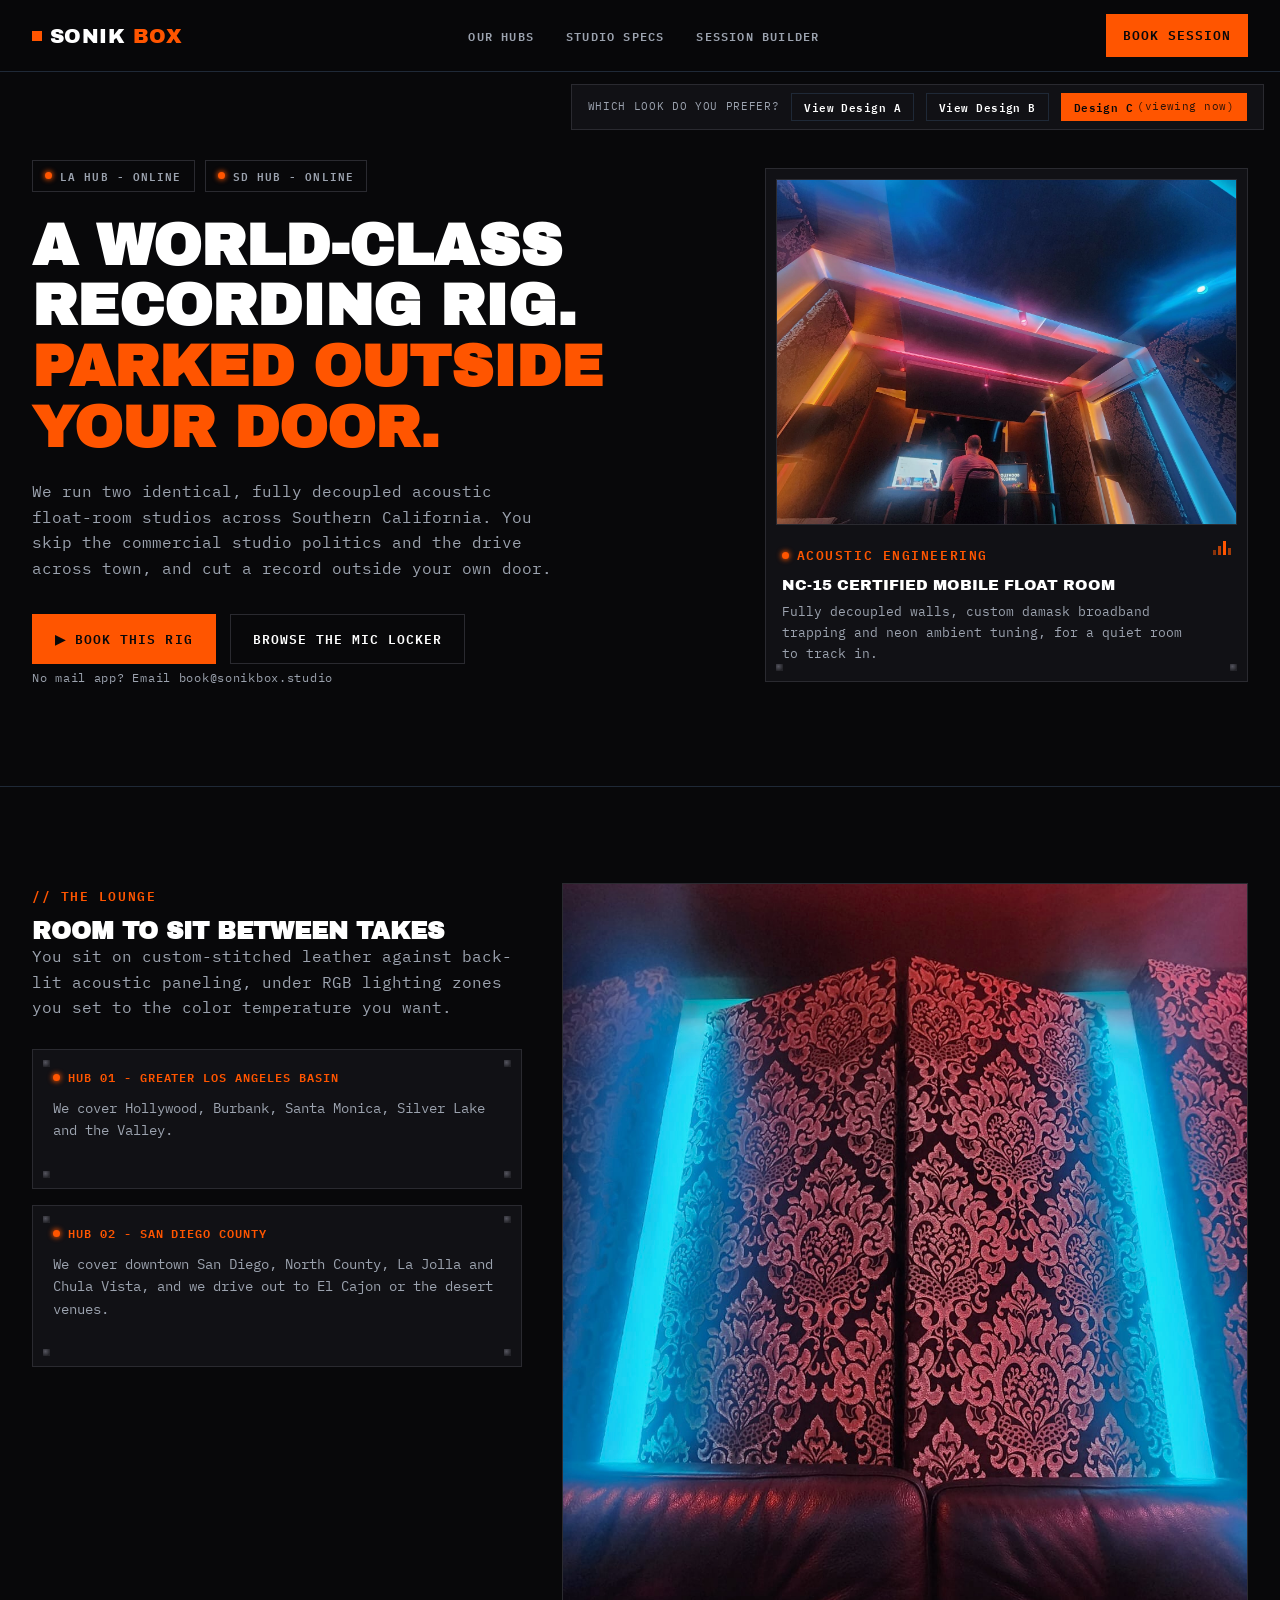
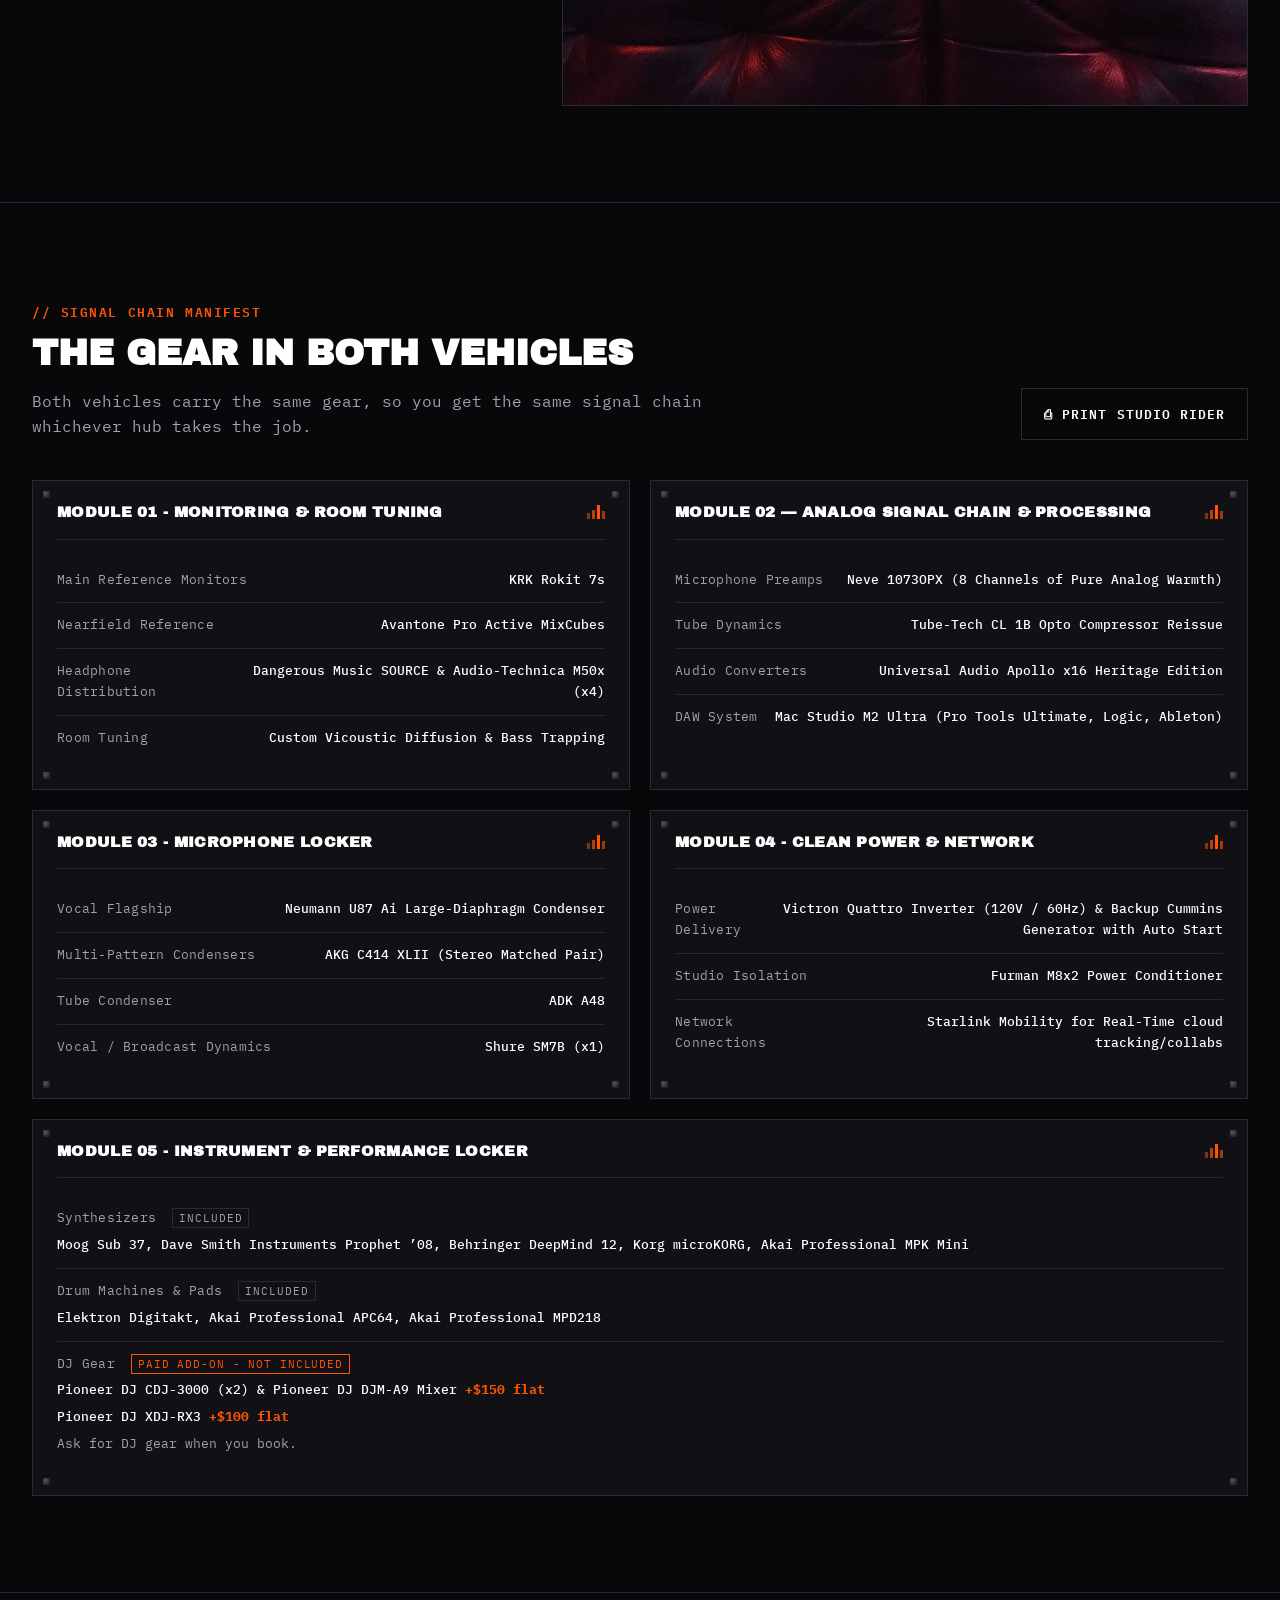
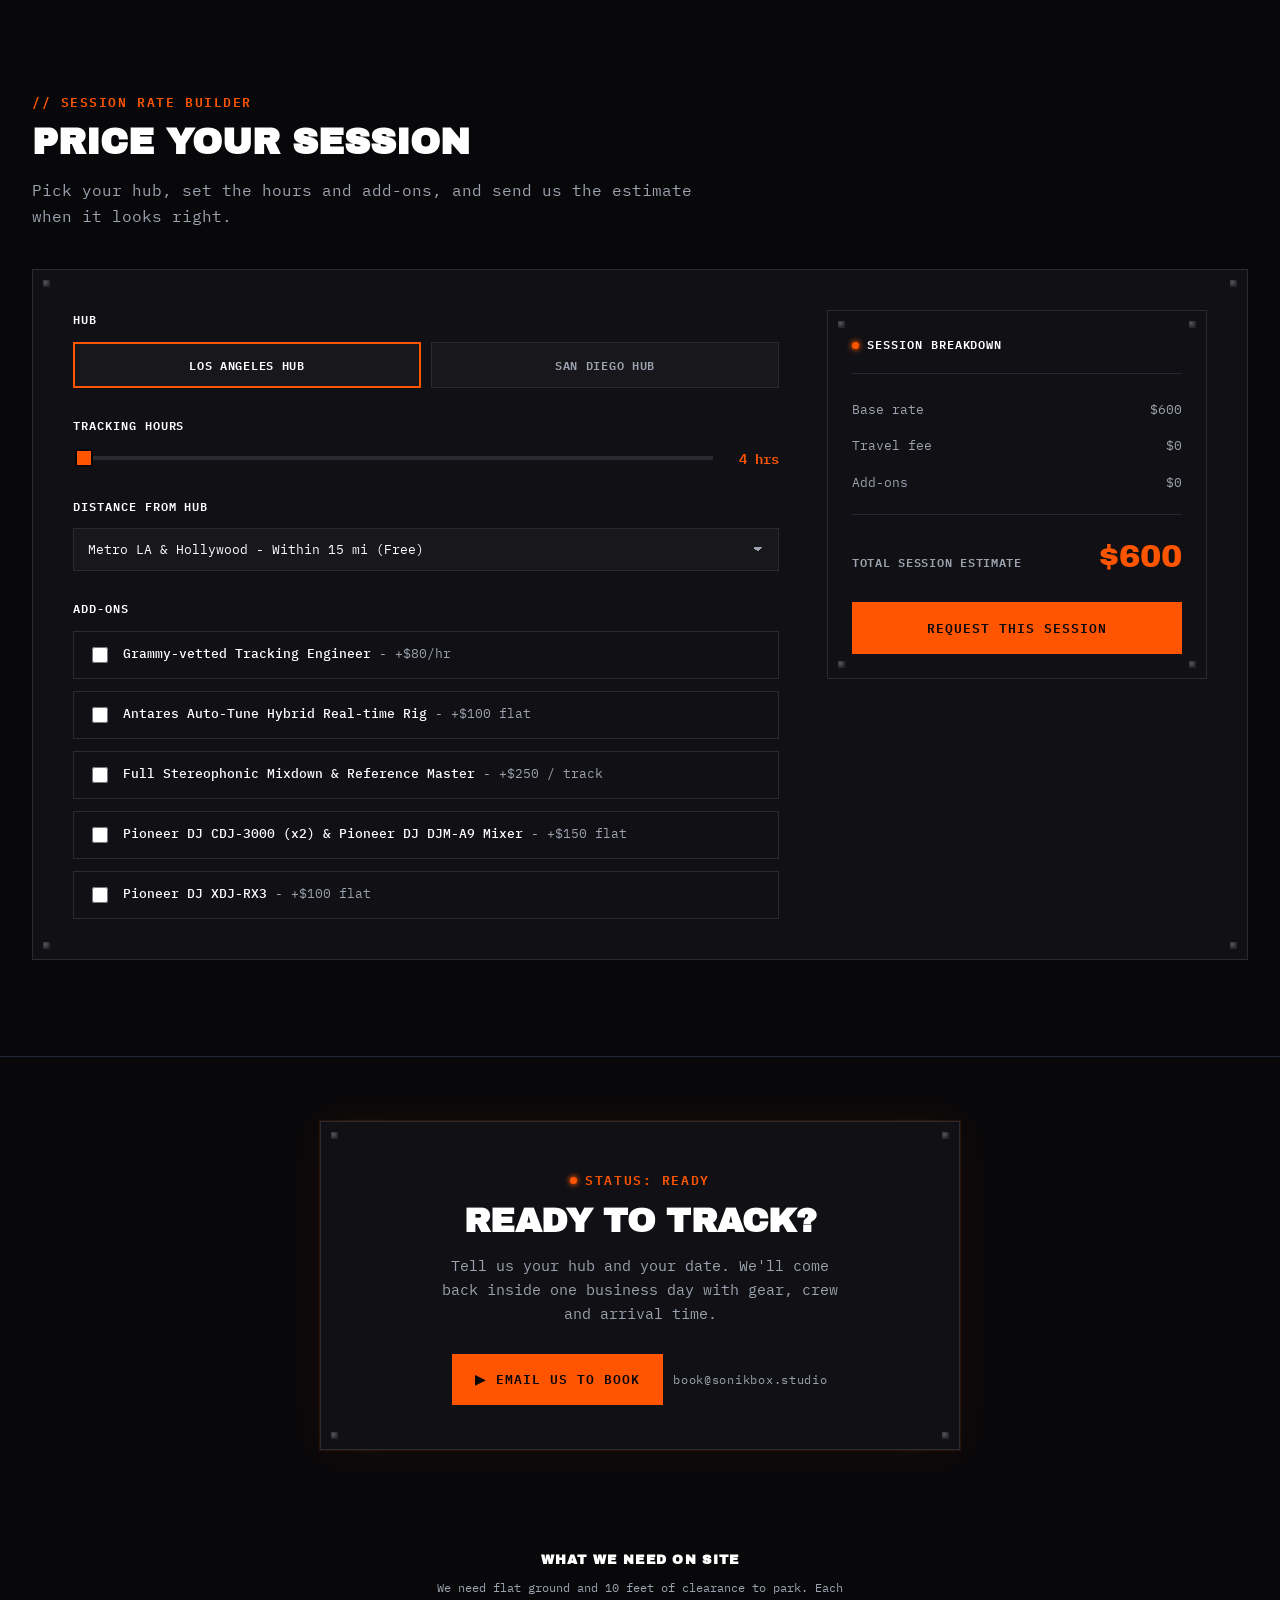
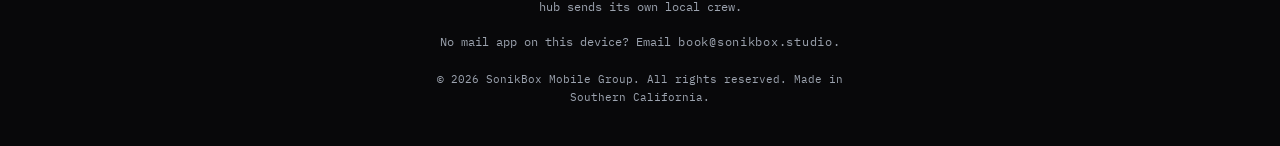
<file: version-c.html>
<!doctype html>
<html lang="en">
<head>
  <meta charset="UTF-8" />
  <meta name="viewport" content="width=device-width, initial-scale=1" />
  <script>
    // Mirror of index.html's redirect script for a three-way switch. An
    // explicit ?v=a or ?v=b, or no stored preference at all conflicting with
    // this page, sends a visitor to that other design. Landing here any
    // other way (direct link, ?v=c, a remembered "c" choice) just claims the
    // "c" preference and renders this page.
    (function () {
      var params = new URLSearchParams(location.search);
      var v = params.get("v");
      if (v === "a") {
        location.replace("index.html?v=a");
        return;
      }
      if (v === "b") {
        location.replace("version-b.html?v=b");
        return;
      }
      localStorage.setItem("sonikbox-version", "c");
    })();
  </script>
  <title>SonikBox | Mobile Recording Studio in Los Angeles &amp; San Diego (Design C)</title>
  <meta name="description" content="We drive a fully decoupled float-room studio to your door in LA or San Diego, with Neve preamps and Neumann mics. Price a session and book by email." />

  <meta property="og:type" content="website" />
  <meta property="og:site_name" content="SonikBox" />
  <meta property="og:title" content="SonikBox | Mobile Recording Studio in Los Angeles &amp; San Diego" />
  <meta property="og:description" content="The whole studio, parked outside your door. Two identical mobile rigs across LA and San Diego." />
  <meta property="og:image" content="https://www.sonikbox.studio/assets/img/control-room.jpg" />
  <meta property="og:image:width" content="1600" />
  <meta property="og:image:height" content="1200" />
  <meta property="og:url" content="https://www.sonikbox.studio/" />

  <meta name="twitter:card" content="summary_large_image" />
  <meta name="twitter:title" content="SonikBox | Mobile Recording Studio in Los Angeles &amp; San Diego" />
  <meta name="twitter:description" content="The whole studio, parked outside your door. Two identical mobile rigs across LA and San Diego." />
  <meta name="twitter:image" content="https://www.sonikbox.studio/assets/img/control-room.jpg" />

  <link rel="icon" type="image/svg+xml" href="favicon.svg" />

  <link rel="preconnect" href="https://fonts.googleapis.com" />
  <link rel="preconnect" href="https://fonts.gstatic.com" crossorigin />
  <link href="https://fonts.googleapis.com/css2?family=Archivo+Black&family=IBM+Plex+Mono:wght@400;500;600;700&display=swap" rel="stylesheet" />

  <link rel="stylesheet" href="css/styles-c.css" />
</head>
<body>

  <a class="skip-link" href="#main">Skip to main content</a>

  <!-- ===================== DESIGN PREVIEW TOGGLE ===================== -->
  <!-- Three live designs for client review. Remove this whole block (and
       its .version-switch rules at the bottom of css/styles-c.css) once the
       captain has picked one; this file and css/styles-c.css can then be
       deleted too. -->
  <div class="version-switch" role="note" aria-label="Design preview">
    <span class="version-switch-label">Which look do you prefer?</span>
    <a class="version-switch-option" href="index.html?v=a">View Design A</a>
    <a class="version-switch-option" href="version-b.html?v=b">View Design B</a>
    <span class="version-switch-option is-current" aria-current="page">Design C <span class="version-switch-note">(viewing now)</span></span>
  </div>

  <!-- ===================== NAV ===================== -->
  <header class="site-nav">
    <div class="container">
      <a class="logo" href="#top"><span class="white">SONIK</span><span class="orange">BOX</span></a>

      <nav aria-label="Primary">
        <ul class="nav-links">
          <li><a href="#hubs">Our Hubs</a></li>
          <li><a href="#specs">Studio Specs</a></li>
          <li><a href="#estimator">Session Builder</a></li>
        </ul>
      </nav>

      <div class="nav-actions">
        <a class="btn btn-primary nav-cta" id="nav-book-btn" href="#">Book Session</a>
        <button class="nav-toggle" id="nav-toggle" aria-expanded="false" aria-controls="nav-panel" aria-label="Toggle navigation menu">
          <span></span><span></span><span></span>
        </button>
      </div>
    </div>

    <div class="nav-panel" id="nav-panel">
      <ul class="nav-links">
        <li><a href="#hubs">Our Hubs</a></li>
        <li><a href="#specs">Studio Specs</a></li>
        <li><a href="#estimator">Session Builder</a></li>
      </ul>
    </div>
  </header>

  <main id="main">
    <div id="top"></div>

    <!-- ===================== HERO ===================== -->
    <section class="hero" aria-labelledby="hero-heading">
      <div class="container hero-grid">
        <div class="hero-copy">
          <div class="hero-badges">
            <span class="hub-badge"><span class="led"></span>LA Hub - Online</span>
            <span class="hub-badge"><span class="led"></span>SD Hub - Online</span>
          </div>

          <h1 id="hero-heading">
            A World-Class Recording Rig.
            <span class="accent">Parked Outside Your Door.</span>
          </h1>

          <p class="hero-body">
            We run two identical, fully decoupled acoustic float-room studios across Southern California. You skip the commercial studio politics and the drive across town, and cut a record outside your own door.
          </p>

          <div class="hero-actions">
            <a class="btn btn-primary" id="hero-book-btn" href="#">▶ Book This Rig</a>
            <a class="btn btn-secondary" href="#specs">Browse the Mic Locker</a>
          </div>
          <a class="cta-address" href="mailto:book@sonikbox.studio">No mail app? Email book@sonikbox.studio</a>
        </div>

        <div class="hero-photo-panel rack-panel">
          <div class="hero-photo-frame">
            <img src="assets/img/control-room.jpg" alt="SonikBox mobile studio control room, neon-lit, with an engineer at the desk." width="1600" height="1200" loading="eager" />
          </div>
          <div class="hero-photo-caption">
            <div>
              <div class="eyebrow"><span class="led"></span>Acoustic Engineering</div>
              <p class="hero-photo-title">NC-15 Certified Mobile Float Room</p>
              <p>Fully decoupled walls, custom damask broadband trapping and neon ambient tuning, for a quiet room to track in.</p>
            </div>
            <div class="vu-meter" aria-hidden="true"><span></span><span></span><span></span><span></span></div>
          </div>
        </div>
      </div>
    </section>

    <!-- ===================== HUBS ===================== -->
    <section class="section" id="hubs" aria-labelledby="hubs-heading">
      <div class="container hubs-grid">
        <div class="hubs-copy">
          <div class="eyebrow">// The Lounge</div>
          <h2 id="hubs-heading">Room to Sit Between Takes</h2>
          <p>You sit on custom-stitched leather against back-lit acoustic paneling, under RGB lighting zones you set to the color temperature you want.</p>

          <div class="hub-cards">
            <div class="hub-card rack-panel">
              <div class="hub-card-label"><span class="led"></span>Hub 01 - Greater Los Angeles Basin</div>
              <p>We cover Hollywood, Burbank, Santa Monica, Silver Lake and the Valley.</p>
            </div>
            <div class="hub-card rack-panel">
              <div class="hub-card-label"><span class="led"></span>Hub 02 - San Diego County</div>
              <p>We cover downtown San Diego, North County, La Jolla and Chula Vista, and we drive out to El Cajon or the desert venues.</p>
            </div>
          </div>
        </div>

        <div class="hub-photo-frame">
          <img src="assets/img/lounge.jpg" alt="SonikBox leather lounge seating against backlit damask-patterned acoustic wall panels." width="1200" height="1600" loading="lazy" />
        </div>
      </div>
    </section>

    <!-- ===================== SPECS ===================== -->
    <section class="section" id="specs" aria-labelledby="specs-heading">
      <div class="container">
        <div class="section-head-row">
          <div class="section-head">
            <div class="eyebrow">// Signal Chain Manifest</div>
            <h2 id="specs-heading">The Gear In Both Vehicles</h2>
            <p>Both vehicles carry the same gear, so you get the same signal chain whichever hub takes the job.</p>
          </div>
          <button class="btn btn-secondary no-print" id="print-rider-btn" type="button">⎙ Print Studio Rider</button>
        </div>

        <p class="print-only" style="font-family: Georgia, serif; font-size: 22px; font-weight: bold;">SonikBox Studio Rider</p>
        <p class="print-only print-subtitle">The same gear in both mobile hubs.</p>

        <div class="module-grid">
          <div class="module-card rack-panel">
            <div class="module-card-head">
              <h3>Module 01 - Monitoring &amp; Room Tuning</h3>
              <div class="vu-meter no-print" aria-hidden="true"><span></span><span></span><span></span><span></span></div>
            </div>
            <dl class="module-rows">
              <div class="module-row"><dt>Main Reference Monitors</dt><dd>KRK Rokit 7s</dd></div>
              <div class="module-row"><dt>Nearfield Reference</dt><dd>Avantone Pro Active MixCubes</dd></div>
              <div class="module-row"><dt>Headphone Distribution</dt><dd>Dangerous Music SOURCE &amp; Audio-Technica M50x (x4)</dd></div>
              <div class="module-row"><dt>Room Tuning</dt><dd>Custom Vicoustic Diffusion &amp; Bass Trapping</dd></div>
            </dl>
          </div>

          <div class="module-card rack-panel">
            <div class="module-card-head">
              <h3>Module 02 — Analog Signal Chain &amp; Processing</h3>
              <div class="vu-meter no-print" aria-hidden="true"><span></span><span></span><span></span><span></span></div>
            </div>
            <dl class="module-rows">
              <div class="module-row"><dt>Microphone Preamps</dt><dd>Neve 1073OPX (8 Channels of Pure Analog Warmth)</dd></div>
              <div class="module-row"><dt>Tube Dynamics</dt><dd>Tube-Tech CL 1B Opto Compressor Reissue</dd></div>
              <div class="module-row"><dt>Audio Converters</dt><dd>Universal Audio Apollo x16 Heritage Edition</dd></div>
              <div class="module-row"><dt>DAW System</dt><dd>Mac Studio M2 Ultra (Pro Tools Ultimate, Logic, Ableton)</dd></div>
            </dl>
          </div>

          <div class="module-card rack-panel">
            <div class="module-card-head">
              <h3>Module 03 - Microphone Locker</h3>
              <div class="vu-meter no-print" aria-hidden="true"><span></span><span></span><span></span><span></span></div>
            </div>
            <dl class="module-rows">
              <div class="module-row"><dt>Vocal Flagship</dt><dd>Neumann U87 Ai Large-Diaphragm Condenser</dd></div>
              <div class="module-row"><dt>Multi-Pattern Condensers</dt><dd>AKG C414 XLII (Stereo Matched Pair)</dd></div>
              <div class="module-row"><dt>Tube Condenser</dt><dd>ADK A48</dd></div>
              <div class="module-row"><dt>Vocal / Broadcast Dynamics</dt><dd>Shure SM7B (x1)</dd></div>
            </dl>
          </div>

          <div class="module-card rack-panel">
            <div class="module-card-head">
              <h3>Module 04 - Clean Power &amp; Network</h3>
              <div class="vu-meter no-print" aria-hidden="true"><span></span><span></span><span></span><span></span></div>
            </div>
            <dl class="module-rows">
              <div class="module-row"><dt>Power Delivery</dt><dd>Victron Quattro Inverter (120V / 60Hz) &amp; Backup Cummins Generator with Auto Start</dd></div>
              <div class="module-row"><dt>Studio Isolation</dt><dd>Furman M8x2 Power Conditioner</dd></div>
              <div class="module-row"><dt>Network Connections</dt><dd>Starlink Mobility for Real-Time cloud tracking/collabs</dd></div>
            </dl>
          </div>

          <div class="module-card module-card-wide rack-panel">
            <div class="module-card-head">
              <h3>Module 05 - Instrument &amp; Performance Locker</h3>
              <div class="vu-meter no-print" aria-hidden="true"><span></span><span></span><span></span><span></span></div>
            </div>
            <dl class="module-rows">
              <div class="module-row module-row-stacked">
                <dt>Synthesizers <span class="row-tag row-tag-included">Included</span></dt>
                <dd>Moog Sub 37, Dave Smith Instruments Prophet &rsquo;08, Behringer DeepMind 12, Korg microKORG, Akai Professional MPK Mini</dd>
              </div>
              <div class="module-row module-row-stacked">
                <dt>Drum Machines &amp; Pads <span class="row-tag row-tag-included">Included</span></dt>
                <dd>Elektron Digitakt, Akai Professional APC64, Akai Professional MPD218</dd>
              </div>
              <div class="module-row module-row-stacked">
                <dt>DJ Gear <span class="row-tag row-tag-addon">Paid add-on - not included</span></dt>
                <dd>
                  <!-- These rows declare the DJ add-on prices for the whole page: the estimator
                       reads data-addon-amount, so the visible text and the attribute must stay in step. -->
                  <span class="addon-line">Pioneer DJ CDJ-3000 (x2) &amp; Pioneer DJ DJM-A9 Mixer <span class="addon-price" data-addon-price="addon-dj-cdj" data-addon-amount="150">+$150 flat</span></span>
                  <span class="addon-line">Pioneer DJ XDJ-RX3 <span class="addon-price" data-addon-price="addon-dj-xdj" data-addon-amount="100">+$100 flat</span></span>
                  <span class="addon-line addon-note">Ask for DJ gear when you book.</span>
                </dd>
              </div>
            </dl>
          </div>
        </div>
      </div>
    </section>

    <!-- ===================== ESTIMATOR ===================== -->
    <section class="section" id="estimator" aria-labelledby="estimator-heading">
      <div class="container">
        <div class="section-head">
          <div class="eyebrow">// Session Rate Builder</div>
          <h2 id="estimator-heading">Price Your Session</h2>
          <p>Pick your hub, set the hours and add-ons, and send us the estimate when it looks right.</p>
        </div>

        <div class="estimator-panel rack-panel">
          <div class="estimator-grid">
            <form id="estimator-form">
              <div class="field-group">
                <span class="field-label" id="hub-toggle-label">Hub</span>
                <div class="hub-toggle" role="group" aria-labelledby="hub-toggle-label">
                  <button type="button" id="hub-la" aria-pressed="true">Los Angeles Hub</button>
                  <button type="button" id="hub-sd" aria-pressed="false">San Diego Hub</button>
                </div>
              </div>

              <div class="field-group">
                <label class="field-label" for="hours-range">Tracking Hours</label>
                <div class="range-row">
                  <input type="range" id="hours-range" min="4" max="12" step="1" value="4" aria-describedby="hours-rate-note" />
                  <output class="range-value" for="hours-range" id="hours-value">4 hrs</output>
                </div>
                <p id="hours-rate-note" class="visually-hidden">Billed at $150 per hour</p>
              </div>

              <div class="field-group">
                <label class="field-label" for="radius-select">Distance From Hub</label>
                <select id="radius-select"></select>
              </div>

              <div class="field-group">
                <span class="field-label" id="addons-label">Add-Ons</span>
                <div class="addons" id="addons" role="group" aria-labelledby="addons-label">
                  <label class="addon-option">
                    <input type="checkbox" id="addon-engineer" />
                    <span><span class="addon-name">Grammy-vetted Tracking Engineer</span> - +$80/hr</span>
                  </label>
                  <label class="addon-option">
                    <input type="checkbox" id="addon-autotune" />
                    <span><span class="addon-name">Antares Auto-Tune Hybrid Real-time Rig</span> - +$100 flat</span>
                  </label>
                  <label class="addon-option">
                    <input type="checkbox" id="addon-mixdown" />
                    <span><span class="addon-name">Full Stereophonic Mixdown &amp; Reference Master</span> - +$250 / track</span>
                  </label>
                  <!-- The DJ options are appended here by js/main.js, which reads their
                       prices off the Module 05 card. -->
                </div>
              </div>
            </form>

            <aside class="summary-panel rack-panel" aria-labelledby="summary-heading">
              <div class="summary-title" id="summary-heading"><span class="led"></span>Session Breakdown</div>
              <div class="summary-line"><span>Base rate</span><span id="summary-base">$600</span></div>
              <div class="summary-line"><span>Travel fee</span><span id="summary-travel">$0</span></div>
              <div class="summary-line"><span>Add-ons</span><span id="summary-addons">$0</span></div>
              <div class="summary-total">
                <span class="label">Total Session Estimate</span>
                <span class="value" id="summary-total">$600</span>
              </div>
              <button class="btn btn-primary btn-block estimator-submit" id="estimator-submit" type="button">Request This Session</button>
            </aside>
          </div>
        </div>
      </div>

      <div class="mobile-total-bar rack-panel" id="mobile-total-bar" aria-hidden="true">
        <span class="mobile-total-label"><span class="led"></span>Session Total</span>
        <span class="mobile-total-value" id="mobile-total-value">$600</span>
      </div>
    </section>

    <!-- ===================== CTA BAND ===================== -->
    <section class="cta-band" aria-labelledby="cta-heading">
      <div class="container">
        <div class="cta-module rack-panel">
          <div class="eyebrow"><span class="led"></span>Status: Ready</div>
          <h2 id="cta-heading">Ready to Track?</h2>
          <p>Tell us your hub and your date. We'll come back inside one business day with gear, crew and arrival time.</p>
          <a class="btn btn-primary" id="cta-book-btn" href="#">▶ Email Us to Book</a>
          <a class="cta-address" href="mailto:book@sonikbox.studio">book@sonikbox.studio</a>
        </div>
      </div>
    </section>
  </main>

  <!-- ===================== FOOTER ===================== -->
  <footer class="site-footer">
    <div class="container">
      <h2>What We Need On Site</h2>
      <p>We need flat ground and 10 feet of clearance to park. Each hub sends its own local crew.</p>
      <p class="footer-contact">No mail app on this device? Email <a class="cta-address" href="mailto:book@sonikbox.studio">book@sonikbox.studio</a>.</p>
      <p class="copyright">© 2026 SonikBox Mobile Group. All rights reserved. Made in Southern California.</p>
    </div>
  </footer>

  <script src="js/main.js"></script>
</body>
</html>
</file>
<file: css/styles.css>
/* ==========================================================================
   SonikBox — "Rack Panel" design system
   ========================================================================== */

:root {
  color-scheme: dark;

  --orange: #ff5500;
  --orange-hover: #ff6b1f;
  --orange-dim: #b33c00;
  --bg: #08080a;
  /* The whole neutral scale below shares one warm hue (~28deg, the same
     family as the brand orange and the --text on-orange overrides further
     down) instead of the cool blue-grey a default dark theme reaches for. */
  --panel: #141311;
  --panel-raised: #1b1918;
  --border: #2f2d2b;
  --border-dim: #23211f;
  --text: #ffffff;
  --text-dim: #ada59e;
  --screw: #4d4946;
  --nav-height: 72px;
  --font-display: "Archivo Black", "Arial Black", sans-serif;
  --font-mono: "IBM Plex Mono", "SFMono-Regular", Consolas, monospace;

  /* Signature easing. Every interaction-level transition below uses one of
     these two curves instead of the built-in linear/ease/ease-in options. */
  --ease-out: cubic-bezier(0.23, 1, 0.32, 1);
  --ease-in-out: cubic-bezier(0.77, 0, 0.175, 1);

  /* Spacing scale. Every gap, pad, and margin below resolves to one of these
     so the vertical rhythm stays on a grid instead of drifting to 18/28/44px. */
  --space-1: 4px;
  --space-2: 8px;
  --space-3: 12px;
  --space-4: 16px;
  --space-5: 20px;
  --space-6: 24px;
  --space-8: 32px;
  --space-10: 40px;
  --space-12: 48px;
  --space-16: 64px;
  --space-24: 96px;

  /* Type scale. --fs-micro..--fs-body carry every non-heading size; headings
     use clamp() against --fs-h1/h2/h3. */
  --fs-micro: 11px;
  --fs-label: 12px;
  --fs-spec: 13px;
  --fs-body: 16px;
  --fs-h3: 15px;
  --fs-h2: clamp(26px, 4vw, 36px);
  --fs-h1: clamp(34px, 6.5vw, 58px);

  /* Smallest comfortable pointer target. */
  --tap: 44px;
}

* {
  box-sizing: border-box;
}

/* Fader scrollbar: the page's own scroll travel reads as a rack fader, the
   same visual language as the range-slider thumb in the rate builder. */
html {
  scrollbar-color: var(--orange) var(--panel);
  scrollbar-width: thin;
}

::-webkit-scrollbar {
  width: 12px;
  height: 12px;
}

::-webkit-scrollbar-track {
  background: var(--panel);
}

::-webkit-scrollbar-thumb {
  background: var(--orange);
  border: 3px solid var(--panel);
}

::-webkit-scrollbar-thumb:hover {
  background: var(--orange-hover);
}

/* Grid items default to a content-based auto min-width, which lets long
   unbreakable labels blow out narrow tracks. Force them to respect the
   track instead. */
.hero-grid > *,
.hubs-grid > *,
.estimator-grid > *,
.module-grid > *,
.hub-toggle > * {
  min-width: 0;
}

html {
  scroll-behavior: smooth;
}

body {
  margin: 0;
  background: var(--bg);
  color: var(--text-dim);
  font-family: var(--font-mono);
  font-size: var(--fs-body);
  /* Long leading: this page is read, not scanned. */
  line-height: 1.75;
  -webkit-font-smoothing: antialiased;
}

/* Analog grain: a fixed, near-invisible SVG noise texture over the whole
   viewport - tape hiss made visible, not decoration for its own sake. It
   gives every dark panel the tactile, slightly filmic warmth of a physical
   console instead of a flat digital black. Static (no motion), so it costs
   nothing under reduced motion and needs no exception there. Hidden in
   print - ink has no business simulating tape noise. */
body::after {
  content: "";
  position: fixed;
  inset: 0;
  z-index: 1000;
  pointer-events: none;
  opacity: 0.035;
  mix-blend-mode: overlay;
  background-image: url("data:image/svg+xml,%3Csvg xmlns='http://www.w3.org/2000/svg' width='120' height='120'%3E%3Cfilter id='n'%3E%3CfeTurbulence type='fractalNoise' baseFrequency='0.9' numOctaves='2' stitchTiles='stitch'/%3E%3C/filter%3E%3Crect width='100%25' height='100%25' filter='url(%23n)'/%3E%3C/svg%3E");
}

img {
  max-width: 100%;
  display: block;
}

a {
  color: inherit;
}

button {
  font-family: inherit;
}

.container {
  max-width: 1280px;
  margin: 0 auto;
  padding: 0 var(--space-5);
}

@media (min-width: 768px) {
  .container {
    padding: 0 var(--space-8);
  }
}

/* Section anchor offset so the sticky nav never overlaps content ---------- */
section[id],
#top {
  scroll-margin-top: calc(var(--nav-height) + var(--space-4));
}

h1, h2, h3 {
  font-family: var(--font-display);
  color: var(--text);
  margin: 0;
  text-transform: uppercase;
  line-height: 1.05;
  /* Archivo Black sets loose at display sizes; pull it back optically. */
  letter-spacing: -0.015em;
}

p {
  margin: 0;
}

.module-row dt,
.field-label,
.summary-line > span:first-child,
.summary-total .label,
.hub-card-label,
.mobile-total-label {
  font-size: var(--fs-micro);
  font-weight: 600;
  letter-spacing: 0.14em;
  text-transform: uppercase;
  color: var(--text-dim);
}

/* Orange is fill, never type. The eyebrow carries an orange rule instead of
   orange lettering; the same swap runs through the rest of the sheet. */
.eyebrow {
  display: inline-flex;
  align-items: center;
  gap: var(--space-3);
  color: var(--text);
  font-size: var(--fs-spec);
  font-weight: 700;
  letter-spacing: 0.18em;
  text-transform: uppercase;
  margin-bottom: var(--space-3);
}

.eyebrow::after {
  content: "";
  flex: 0 0 auto;
  width: 64px;
  height: 6px;
  background: var(--orange);
}

.visually-hidden {
  position: absolute;
  width: 1px;
  height: 1px;
  padding: 0;
  margin: -1px;
  overflow: hidden;
  clip: rect(0, 0, 0, 0);
  white-space: nowrap;
  border: 0;
}

/* Hidden until it is tabbed to, then it has to be visible to be worth having. */
.skip-link {
  position: absolute;
  left: var(--space-5);
  top: 0;
  z-index: 200;
  transform: translateY(-120%);
  display: inline-flex;
  align-items: center;
  min-height: var(--tap);
  padding: 0 var(--space-5);
  background: var(--orange);
  color: var(--bg);
  font-size: var(--fs-label);
  font-weight: 600;
  letter-spacing: 0.08em;
  text-transform: uppercase;
  text-decoration: none;
  transition: transform 0.2s var(--ease-out);
}

.skip-link:focus-visible {
  transform: translateY(0);
}

/* Rack-panel surface: screw heads at all four corners --------------------- */
.rack-panel {
  position: relative;
  background-color: var(--panel);
  border: 1px solid var(--border);
  background-image:
    radial-gradient(circle at 35% 35%, #413e3b, #201e1d 70%),
    radial-gradient(circle at 35% 35%, #413e3b, #201e1d 70%),
    radial-gradient(circle at 35% 35%, #413e3b, #201e1d 70%),
    radial-gradient(circle at 35% 35%, #413e3b, #201e1d 70%);
  background-repeat: no-repeat;
  background-size: 7px 7px;
  background-position:
    10px 10px,
    calc(100% - 10px) 10px,
    10px calc(100% - 10px),
    calc(100% - 10px) calc(100% - 10px);
}

/* LED status dot ------------------------------------------------------------ */
.led {
  display: inline-block;
  width: 7px;
  height: 7px;
  border-radius: 50%;
  background: var(--orange);
  box-shadow: 0 0 5px 1px rgba(255, 85, 0, 0.85);
  flex-shrink: 0;
}

.led--idle {
  background: #524e4a;
  box-shadow: none;
}

/* VU-meter bar flourish ----------------------------------------------------- */
.vu-meter {
  display: inline-flex;
  align-items: flex-end;
  gap: 2px;
  height: 14px;
}

.vu-meter span {
  display: block;
  width: 3px;
  background: var(--orange);
}

.vu-meter span:nth-child(1) { height: 40%; opacity: 0.5; }
.vu-meter span:nth-child(2) { height: 65%; opacity: 0.7; }
.vu-meter span:nth-child(3) { height: 100%; }
.vu-meter span:nth-child(4) { height: 55%; opacity: 0.6; }

/* Buttons -------------------------------------------------------------------- */
.btn {
  display: inline-flex;
  align-items: center;
  justify-content: center;
  gap: var(--space-2);
  min-height: var(--tap);
  border-radius: 0;
  border: 1px solid transparent;
  font-family: var(--font-mono);
  font-size: var(--fs-spec);
  font-weight: 600;
  letter-spacing: 0.08em;
  text-transform: uppercase;
  padding: var(--space-3) var(--space-6);
  cursor: pointer;
  text-decoration: none;
  white-space: nowrap;
  transition: background-color 0.15s var(--ease-out), border-color 0.15s var(--ease-out),
    color 0.15s var(--ease-out), transform 0.12s var(--ease-out);
}

/* Inline SVG replaces the ▶ / ⎙ text glyphs, which fell back to tofu on
   platforms without them and were announced as glyph names by screen readers. */
.btn-icon {
  width: 0.85em;
  height: 0.85em;
  flex-shrink: 0;
}

.btn-primary {
  background: var(--orange);
  color: var(--bg);
  border-color: var(--orange);
}

.btn-primary:focus-visible {
  background: var(--orange-hover);
  border-color: var(--orange-hover);
}

@media (hover: hover) and (pointer: fine) {
  .btn-primary:hover {
    background: var(--orange-hover);
    border-color: var(--orange-hover);
  }
}

.btn-primary:active,
.btn-secondary:active {
  transform: scale(0.97);
}

.btn-secondary {
  background: transparent;
  color: var(--text);
  border-color: var(--border);
}

.btn-secondary:focus-visible {
  border-color: var(--orange);
  color: var(--orange);
}

@media (hover: hover) and (pointer: fine) {
  .btn-secondary:hover {
    border-color: var(--orange);
    color: var(--orange);
  }
}

.btn-block {
  width: 100%;
}

:focus-visible {
  outline: 2px solid var(--orange);
  outline-offset: 2px;
}

/* ==========================================================================
   Scroll reveal — .reveal marks a handful of section-level blocks in the
   markup (never individual cards), a small number of key moments rather than
   an entrance on everything. It only ever hides content once js/main.js has
   confirmed IntersectionObserver is available and the visitor hasn't asked
   for reduced motion, at which point it adds .js-reveal to <html> and starts
   observing. Without that ancestor class - JS failed to load, the browser
   lacks IntersectionObserver, or reduced motion is on - .reveal does nothing
   and the marked content simply renders visible, same as everything else.
   ========================================================================== */

html.js-reveal .reveal {
  opacity: 0;
  clip-path: inset(0 0 100% 0);
  transition: opacity 0.55s var(--ease-out), clip-path 0.55s var(--ease-out);
}

html.js-reveal .reveal.is-revealed {
  opacity: 1;
  clip-path: inset(0 0 0% 0);
}

/* ==========================================================================
   Nav
   ========================================================================== */

.site-nav {
  position: sticky;
  top: 0;
  z-index: 100;
  height: var(--nav-height);
  background: rgba(8, 8, 10, 0.96);
  border-bottom: 1px solid var(--border-dim);
  backdrop-filter: none;
}

.site-nav .container {
  height: 100%;
  display: flex;
  align-items: center;
  justify-content: space-between;
  gap: var(--space-3);
}

/* The flex gap used to sit between SONIK and BOX and split the wordmark in
   two. It now only separates the mark from the word. */
.logo {
  display: flex;
  align-items: center;
  gap: var(--space-2);
  font-family: var(--font-display);
  font-size: 20px;
  letter-spacing: 0.02em;
  text-decoration: none;
  flex-shrink: 0;
}

.logo-mark {
  width: 10px;
  height: 10px;
  background: var(--orange);
  flex-shrink: 0;
}

.logo-word {
  white-space: nowrap;
}

.logo .white { color: var(--text); }
.logo .orange { color: var(--orange); }

.nav-links {
  display: flex;
  align-items: center;
  gap: var(--space-8);
  list-style: none;
  margin: 0;
  padding: 0;
}

.nav-links a {
  display: inline-flex;
  align-items: center;
  min-height: var(--tap);
  font-size: var(--fs-label);
  font-weight: 600;
  letter-spacing: 0.1em;
  text-transform: uppercase;
  text-decoration: none;
  color: var(--text-dim);
  transition: color 0.15s var(--ease-out);
}

.nav-links a:focus-visible {
  color: var(--orange);
}

@media (hover: hover) and (pointer: fine) {
  .nav-links a:hover {
    color: var(--orange);
  }
}

.nav-actions {
  display: flex;
  align-items: center;
  gap: var(--space-3);
}

.nav-cta {
  min-height: 40px;
  padding: var(--space-2) var(--space-4);
}

.nav-toggle {
  display: none;
  flex-direction: column;
  justify-content: center;
  align-items: center;
  gap: var(--space-1);
  width: var(--tap);
  height: var(--tap);
  background: transparent;
  border: 1px solid var(--border);
  color: var(--text);
  cursor: pointer;
  flex-shrink: 0;
  transition: transform 0.12s var(--ease-out);
}

.nav-toggle span {
  display: block;
  width: 18px;
  height: 2px;
  background: currentColor;
  transition: transform 0.2s var(--ease-in-out), opacity 0.2s var(--ease-out);
}

.nav-toggle:active {
  transform: scale(0.97);
}

.nav-toggle[aria-expanded="true"] span:nth-child(1) {
  transform: translateY(6px) rotate(45deg);
}
.nav-toggle[aria-expanded="true"] span:nth-child(2) {
  opacity: 0;
}
.nav-toggle[aria-expanded="true"] span:nth-child(3) {
  transform: translateY(-6px) rotate(-45deg);
}

.nav-panel {
  display: none;
}

@media (max-width: 767px) {
  .nav-links {
    display: none;
  }

  .nav-toggle {
    display: inline-flex;
  }

  .nav-cta {
    min-height: var(--tap);
    padding: var(--space-2) var(--space-3);
    font-size: var(--fs-micro);
    white-space: normal;
    text-align: center;
    line-height: 1.3;
  }

  .logo {
    font-size: 16px;
  }

  .nav-actions {
    gap: var(--space-2);
  }

  .nav-panel {
    display: block;
    position: fixed;
    top: var(--nav-height);
    left: 0;
    right: 0;
    background: var(--bg);
    border-bottom: 1px solid var(--border-dim);
    z-index: 99;
    /* Opens from the nav it hangs off, not from the centre of the screen.
       Closing is snappier than opening (160ms vs 220ms) - the system should
       get out of the way faster than it announces itself. */
    transform: translateY(-8px);
    opacity: 0;
    visibility: hidden;
    pointer-events: none;
    transition: transform 0.16s var(--ease-out), opacity 0.16s var(--ease-out),
      visibility 0s linear 0.16s;
  }

  .nav-panel.is-open {
    transform: translateY(0);
    opacity: 1;
    visibility: visible;
    pointer-events: auto;
    transition: transform 0.22s var(--ease-out), opacity 0.22s var(--ease-out),
      visibility 0s linear 0s;
  }

  .nav-panel .nav-links {
    display: flex;
    flex-direction: column;
    align-items: stretch;
    gap: 0;
    padding: var(--space-2) var(--space-5) var(--space-5);
  }

  .nav-panel .nav-links a {
    display: flex;
    align-items: center;
    min-height: var(--tap);
    padding: var(--space-3) 0;
    border-bottom: 1px solid var(--border-dim);
  }
}

/* ==========================================================================
   Hero
   ========================================================================== */

.hero {
  padding: var(--space-16) 0;
  border-bottom: 1px solid var(--border-dim);
}

@media (min-width: 1024px) {
  .hero {
    padding: var(--space-24) 0;
  }
}

.hero-grid {
  display: grid;
  gap: var(--space-10);
}

@media (min-width: 1024px) {
  .hero-grid {
    grid-template-columns: 7fr 5fr;
    gap: var(--space-12);
    align-items: center;
  }
}

/* Signature hero entrance: one orchestrated moment on load, each element
   rising in on its own beat rather than every element fading in together. */
@keyframes hero-reveal {
  from {
    opacity: 0;
    transform: translateY(20px);
  }
  to {
    opacity: 1;
    transform: translateY(0);
  }
}

.hero-badges,
.hero h1,
.hero-body,
.hero-actions,
.hero-copy .cta-address,
.hero-photo-panel {
  animation: hero-reveal 0.6s var(--ease-out) both;
}

.hero-badges { animation-delay: 0ms; }
.hero h1 { animation-delay: 50ms; }
.hero-photo-panel { animation-delay: 90ms; }
.hero-body { animation-delay: 130ms; }
.hero-actions { animation-delay: 180ms; }
.hero-copy .cta-address { animation-delay: 220ms; }

.hero-badges {
  display: flex;
  flex-wrap: wrap;
  gap: var(--space-2);
  margin-bottom: var(--space-6);
}

.hub-badge {
  display: inline-flex;
  align-items: center;
  gap: var(--space-2);
  border: 1px solid var(--border);
  padding: var(--space-2) var(--space-3);
  font-size: var(--fs-micro);
  font-weight: 600;
  letter-spacing: 0.1em;
  text-transform: uppercase;
  color: var(--text-dim);
}

.hero h1 {
  font-size: var(--fs-h1);
  /* The highlight blocks below need room between lines. */
  line-height: 1.24;
  margin-bottom: var(--space-5);
}

/* Set IN the orange rather than coloured by it. */
.hero h1 .accent {
  display: inline;
  color: var(--bg);
  background: var(--orange);
  box-shadow: 0.18em 0 0 var(--orange), -0.18em 0 0 var(--orange);
  box-decoration-break: clone;
  -webkit-box-decoration-break: clone;
}

.hero-body {
  font-size: var(--fs-body);
  max-width: 58ch;
  margin-bottom: var(--space-8);
}

.hero-actions {
  display: flex;
  flex-wrap: wrap;
  gap: var(--space-3);
  margin-bottom: var(--space-4);
}

.hero-photo-panel {
  padding: var(--space-5);
}

.hero-photo-frame {
  overflow: hidden;
  border: 1px solid var(--border);
  aspect-ratio: 4 / 3;
  /* One signature "alive" touch: js/main.js writes the perspective/rotate
     transform directly from the pointer position (not through a custom
     property, which would trigger a style recalc) on fine-pointer devices
     only, and leaves this element alone entirely under reduced motion. The
     transition supplies the spring-back-to-neutral feel on mouseleave. */
  transform: perspective(900px) rotateX(0deg) rotateY(0deg);
  transition: transform 0.4s var(--ease-out);
}

.hero-photo-frame img {
  width: 100%;
  height: 100%;
  object-fit: cover;
}

.hero-photo-caption {
  padding: var(--space-4) 0 0;
  display: flex;
  justify-content: space-between;
  gap: var(--space-3);
  align-items: flex-start;
}

.hero-photo-caption .hero-photo-title {
  font-family: var(--font-display);
  color: var(--text);
  text-transform: uppercase;
  font-size: var(--fs-h3);
  letter-spacing: -0.01em;
  line-height: 1.2;
  margin: var(--space-2) 0;
}

.hero-photo-caption .eyebrow {
  margin-bottom: 0;
}

/* The meter is a top-line flourish; line it up with the eyebrow's cap height
   rather than letting it float at the flex container's top edge. */
.hero-photo-caption .vu-meter {
  margin-top: 3px;
}

.hero-photo-caption p {
  font-size: var(--fs-spec);
  color: var(--text-dim);
}

/* ==========================================================================
   Section shared
   ========================================================================== */

.section {
  padding: var(--space-16) 0;
  border-bottom: 1px solid var(--border-dim);
}

@media (min-width: 1024px) {
  .section {
    padding: var(--space-24) 0;
  }
}

.section-head {
  margin-bottom: var(--space-12);
  max-width: 62ch;
}

.section-head h2,
.hubs-copy h2 {
  font-size: var(--fs-h2);
  margin-bottom: var(--space-4);
}

.section-head p {
  font-size: var(--fs-body);
}

.section-head-row {
  display: flex;
  flex-wrap: wrap;
  gap: var(--space-6);
  justify-content: space-between;
  align-items: flex-end;
  margin-bottom: var(--space-12);
}

.section-head-row .section-head {
  margin-bottom: 0;
}

/* ==========================================================================
   Hubs
   ========================================================================== */

.hubs-grid {
  display: grid;
  gap: var(--space-10);
}

@media (min-width: 1024px) {
  .hubs-grid {
    grid-template-columns: 5fr 6fr;
    gap: var(--space-12);
    align-items: start;
  }
}

/* Scoped to the intro paragraph. As `.hubs-copy p` it also matched the
   paragraphs inside .hub-card and left 28px of dead space at the foot of
   every card. */
.hubs-copy > p {
  margin-bottom: var(--space-8);
  font-size: var(--fs-body);
}

.hub-cards {
  display: flex;
  flex-direction: column;
  gap: var(--space-4);
}

.hub-card {
  padding: var(--space-5);
  transition: transform 0.2s var(--ease-out), border-color 0.2s var(--ease-out);
}

@media (hover: hover) and (pointer: fine) {
  .hub-card:hover {
    transform: translateY(-4px);
    border-color: var(--orange-dim);
  }
}

.hub-card-label {
  display: flex;
  align-items: center;
  gap: var(--space-2);
  color: var(--text);
  margin-bottom: var(--space-2);
}

.hub-card p {
  font-size: var(--fs-spec);
}

.hub-photo-frame {
  border: 1px solid var(--border);
  overflow: hidden;
  aspect-ratio: 4 / 5;
}

/* Left column runs ~630px tall at desktop; a 5/6 photo ran to 850px and left
   the copy column stranded against 200px of nothing. */
@media (min-width: 1024px) {
  .hub-photo-frame {
    aspect-ratio: 4 / 5;
    max-height: 660px;
  }
}

.hub-photo-frame img {
  width: 100%;
  height: 100%;
  object-fit: cover;
}

/* ==========================================================================
   Gear specs / modules
   ========================================================================== */

.module-grid {
  display: grid;
  gap: var(--space-6);
}

@media (min-width: 768px) {
  .module-grid {
    grid-template-columns: 1fr 1fr;
  }
}

.module-card {
  padding: var(--space-6) var(--space-6) var(--space-5);
  transition: transform 0.2s var(--ease-out), border-color 0.2s var(--ease-out);
}

@media (hover: hover) and (pointer: fine) {
  .module-card:hover {
    transform: translateY(-4px);
    border-color: var(--orange-dim);
  }
}

.module-card-head {
  display: flex;
  justify-content: space-between;
  align-items: center;
  gap: var(--space-3);
  margin: calc(var(--space-6) * -1) calc(var(--space-6) * -1) var(--space-5);
  padding: var(--space-4) var(--space-6);
  background: var(--orange);
}

.module-card-head h3 {
  color: var(--bg);
}

.module-card-head .vu-meter span {
  background: var(--bg);
}

.module-card-head h3 {
  font-size: var(--fs-h3);
  letter-spacing: 0.01em;
}

.module-card-head .vu-meter {
  margin-top: 3px;
}

.module-rows {
  display: flex;
  flex-direction: column;
}

/* Label above value by default. The old label-left / value-right-aligned
   split collapsed at every width below ~1200px: both columns wrapped against
   a 16px gap and the right-aligned value came out ragged-left. */
.module-row {
  display: grid;
  gap: var(--space-1);
  padding: var(--space-4) 0;
  /* Rules are how a document separates rows. Present, not apologetic. */
  border-bottom: 1px solid var(--border);
  font-size: var(--fs-spec);
}

/* Two columns only once the card is wide enough to hold a value on one line,
   and then on a fixed label track so every row lines up. */
@media (min-width: 560px) {
  .module-row:not(.module-row-stacked) {
    grid-template-columns: minmax(0, 13ch) minmax(0, 1fr);
    gap: var(--space-5);
    align-items: baseline;
  }
}

@media (min-width: 1200px) {
  .module-row:not(.module-row-stacked) {
    grid-template-columns: minmax(0, 20ch) minmax(0, 1fr);
  }
}

.module-row:last-child {
  border-bottom: none;
  padding-bottom: 0;
}

.module-row dd {
  margin: 0;
  color: var(--text);
  font-size: var(--fs-spec);
  font-weight: 600;
}

/* Module 05 lists many items per row, so it spans the grid and stacks its
   label above the value instead of the two-column label/value shape. */
@media (min-width: 768px) {
  .module-card-wide {
    grid-column: 1 / -1;
  }
}

.module-row-stacked {
  gap: var(--space-2);
}

.row-tag {
  display: inline-block;
  font-size: var(--fs-micro);
  letter-spacing: 0.08em;
  text-transform: uppercase;
  border: 1px solid var(--border);
  padding: 1px var(--space-2);
  margin-left: var(--space-2);
  white-space: nowrap;
}

.row-tag-included {
  color: var(--text-dim);
}

.row-tag-addon {
  background: var(--orange);
  color: var(--bg);
  border-color: var(--orange);
  font-weight: 700;
}

.addon-line {
  display: block;
}

.addon-line + .addon-line {
  margin-top: var(--space-1);
}

.addon-note {
  margin-top: var(--space-2);
}

.addon-price {
  color: var(--text);
  font-weight: 700;
  white-space: nowrap;
}

.addon-note {
  color: var(--text-dim);
  font-weight: 400;
}

/* ==========================================================================
   Estimator
   ========================================================================== */

.estimator-panel {
  padding: var(--space-6);
}

@media (min-width: 768px) {
  .estimator-panel {
    padding: var(--space-10);
  }
}

.estimator-grid {
  display: grid;
  gap: var(--space-8);
}

@media (min-width: 1024px) {
  .estimator-grid {
    grid-template-columns: minmax(0, 1fr) 360px;
    gap: var(--space-12);
  }
}

.field-group {
  margin-bottom: var(--space-8);
}

.field-group:last-child {
  margin-bottom: 0;
}

.field-label {
  display: block;
  margin-bottom: var(--space-3);
}

.hub-toggle {
  display: grid;
  grid-template-columns: 1fr 1fr;
  gap: var(--space-2);
}

.hub-toggle button {
  background: var(--panel-raised);
  border: 1px solid var(--border);
  color: var(--text-dim);
  min-height: var(--tap);
  padding: var(--space-3);
  font-family: var(--font-mono);
  font-size: var(--fs-label);
  font-weight: 600;
  letter-spacing: 0.06em;
  text-transform: uppercase;
  cursor: pointer;
  transition: border-color 0.15s var(--ease-out), color 0.15s var(--ease-out),
    background-color 0.15s var(--ease-out), transform 0.12s var(--ease-out);
}

.hub-toggle button:active {
  transform: scale(0.97);
}

@media (hover: hover) and (pointer: fine) {
  .hub-toggle button:hover {
    border-color: var(--orange-dim);
    color: var(--text);
  }
}

.hub-toggle button[aria-pressed="true"] {
  background: var(--orange);
  border-color: var(--orange);
  color: var(--bg);
}

.range-row {
  display: flex;
  align-items: center;
  gap: var(--space-5);
}

/* The input itself is the full tap target; the visible 4px rail is painted by
   the track pseudo-elements, and --range-fill (set by js/main.js) shows how
   much of it is selected. */
input[type="range"] {
  flex: 1;
  appearance: none;
  height: var(--tap);
  background: transparent;
  cursor: pointer;
}

input[type="range"]::-webkit-slider-runnable-track {
  height: 4px;
  background:
    linear-gradient(var(--orange), var(--orange)) 0 / var(--range-fill, 0%) 100% no-repeat,
    var(--border);
}

input[type="range"]::-moz-range-track {
  height: 4px;
  background: var(--border);
}

input[type="range"]::-moz-range-progress {
  height: 4px;
  background: var(--orange);
}

input[type="range"]::-webkit-slider-thumb {
  appearance: none;
  width: 16px;
  height: 22px;
  margin-top: -9px;
  background: var(--orange);
  border: 2px solid var(--bg);
  cursor: pointer;
}

input[type="range"]::-moz-range-thumb {
  width: 16px;
  height: 22px;
  background: var(--orange);
  border: 2px solid var(--bg);
  border-radius: 0;
  cursor: pointer;
}

.range-value {
  font-family: var(--font-mono);
  font-size: var(--fs-body);
  font-weight: 600;
  color: var(--text);
  min-width: 6ch;
  text-align: right;
}

select {
  width: 100%;
  min-height: var(--tap);
  background: var(--panel-raised);
  color: var(--text);
  border: 1px solid var(--border);
  /* Right padding has to clear the chevron drawn at 15-25px from the edge. */
  padding: var(--space-3) var(--space-10) var(--space-3) var(--space-3);
  font-family: var(--font-mono);
  font-size: var(--fs-spec);
  border-radius: 0;
  cursor: pointer;
  appearance: none;
  background-image: linear-gradient(45deg, transparent 50%, var(--text-dim) 50%), linear-gradient(135deg, var(--text-dim) 50%, transparent 50%);
  background-position: calc(100% - 20px) center, calc(100% - 15px) center;
  background-size: 5px 5px, 5px 5px;
  background-repeat: no-repeat;
}

.addons {
  display: flex;
  flex-direction: column;
  gap: var(--space-2);
}

.addon-option {
  display: flex;
  align-items: flex-start;
  gap: var(--space-3);
  border: 1px solid var(--border);
  padding: var(--space-3);
  min-height: var(--tap);
  cursor: pointer;
  font-size: var(--fs-spec);
  color: var(--text-dim);
  transition: border-color 0.15s var(--ease-out), background-color 0.15s var(--ease-out),
    color 0.15s var(--ease-out), transform 0.12s var(--ease-out);
}

@media (hover: hover) and (pointer: fine) {
  .addon-option:hover {
    border-color: var(--orange-dim);
  }
}

.addon-option:active {
  transform: scale(0.97);
}

/* A ticked add-on changes the total, so it fills rather than tints. */
.addon-option:has(input:checked) {
  background: var(--orange);
  border-color: var(--orange);
  color: var(--bg);
}

.addon-option:has(input:checked) .addon-name {
  color: var(--bg);
}

.addon-option:has(input:checked) input {
  accent-color: var(--bg);
}

.addon-option input {
  margin-top: 3px;
  accent-color: var(--orange);
  width: 16px;
  height: 16px;
  flex-shrink: 0;
}

.addon-option .addon-name {
  color: var(--text);
  font-weight: 500;
}

.summary-panel {
  padding: var(--space-6);
  align-self: start;
  position: sticky;
  top: calc(var(--nav-height) + var(--space-5));
}

.summary-title {
  display: flex;
  align-items: center;
  gap: var(--space-2);
  font-size: var(--fs-label);
  font-weight: 600;
  letter-spacing: 0.08em;
  text-transform: uppercase;
  color: var(--text);
  margin-bottom: var(--space-5);
  padding-bottom: var(--space-5);
  border-bottom: 1px solid var(--border-dim);
}

.summary-line {
  display: flex;
  justify-content: space-between;
  gap: var(--space-4);
  font-size: var(--fs-spec);
  padding: var(--space-2) 0;
  color: var(--text-dim);
}

.summary-line + .summary-line {
  border-top: 1px solid var(--border-dim);
}

.summary-line > span:last-child {
  color: var(--text);
  font-weight: 600;
}

.summary-total {
  margin-top: var(--space-3);
  padding-top: var(--space-4);
  border-top: 1px solid var(--border-dim);
  display: flex;
  flex-wrap: wrap;
  justify-content: space-between;
  align-items: center;
  gap: var(--space-2) var(--space-4);
}

/* One stamped figure, not a page of orange numbers. */
.summary-total .value {
  font-family: var(--font-display);
  font-size: 32px;
  letter-spacing: -0.02em;
  color: var(--bg);
  background: var(--orange);
  padding: 0 var(--space-3);
}

.estimator-submit {
  margin-top: var(--space-5);
}

/* Mobile sticky mini-total bar — mirrors .summary-panel's live total below
   the breakpoint where the grid collapses and the summary panel stops
   staying in view while the form is being adjusted. */
.mobile-total-bar {
  display: none;
  position: fixed;
  left: 0;
  right: 0;
  bottom: 0;
  z-index: 90;
  align-items: center;
  justify-content: space-between;
  gap: var(--space-4);
  padding: var(--space-3) var(--space-5);
  padding-bottom: calc(var(--space-3) + env(safe-area-inset-bottom, 0px));
  border-left: none;
  border-right: none;
  border-bottom: none;
  box-shadow: 0 -4px 24px rgba(0, 0, 0, 0.4);
}

.mobile-total-bar.is-visible {
  display: flex;
}

.mobile-total-label {
  display: inline-flex;
  align-items: center;
  gap: var(--space-2);
}

.mobile-total-value {
  font-family: var(--font-display);
  font-size: 22px;
  letter-spacing: -0.02em;
  color: var(--bg);
  background: var(--orange);
  padding: 0 var(--space-3);
}

@media (min-width: 1024px) {
  .mobile-total-bar {
    display: none !important;
  }
}

@media (max-width: 1023px) {
  #estimator {
    padding-bottom: calc(var(--space-24) + env(safe-area-inset-bottom, 0px));
  }
}

/* ==========================================================================
   CTA band
   ========================================================================== */

.cta-band {
  padding: var(--space-16) 0;
}

@media (min-width: 1024px) {
  .cta-band {
    padding: var(--space-24) 0;
  }
}

/* A document does not centre its last page. The closing block is one solid
   orange plate, aligned with everything above it. */
.cta-module {
  padding: var(--space-12) var(--space-10);
  text-align: left;
  background-color: var(--orange);
  border-color: var(--orange);
  box-shadow: none;
  color: #241708;
  --text: #08080a;
  --text-dim: #241708;
  --border: rgba(8, 8, 10, 0.5);
  /* Registration marks rather than machined studs. */
  background-image:
    radial-gradient(circle, rgba(8, 8, 10, 0.75) 55%, transparent 58%),
    radial-gradient(circle, rgba(8, 8, 10, 0.75) 55%, transparent 58%),
    radial-gradient(circle, rgba(8, 8, 10, 0.75) 55%, transparent 58%),
    radial-gradient(circle, rgba(8, 8, 10, 0.75) 55%, transparent 58%);
}

.cta-module .eyebrow {
  color: var(--bg);
}

.cta-module .eyebrow::after {
  background: var(--bg);
}

.cta-module .led {
  background: var(--bg);
  box-shadow: none;
}

.cta-module .btn-primary {
  background: var(--bg);
  color: var(--orange);
  border-color: var(--bg);
}

.cta-module .btn-primary:focus-visible {
  background: #241708;
  border-color: #241708;
}

@media (hover: hover) and (pointer: fine) {
  .cta-module .btn-primary:hover {
    background: #241708;
    border-color: #241708;
  }
}

.cta-module .cta-address {
  color: #241708;
  text-decoration-color: rgba(8, 8, 10, 0.45);
}

.cta-module .cta-address:focus-visible {
  color: var(--bg);
  text-decoration-color: currentColor;
}

@media (hover: hover) and (pointer: fine) {
  .cta-module .cta-address:hover {
    color: var(--bg);
    text-decoration-color: currentColor;
  }
}

.cta-module :focus-visible {
  outline-color: var(--bg);
}

.cta-module h2 {
  font-size: var(--fs-h2);
  margin-bottom: var(--space-4);
}

.cta-module p {
  font-size: var(--fs-body);
  max-width: 52ch;
  margin: 0 0 var(--space-8);
}

/* These are <a> elements following a button. As inline boxes their margin-top
   was ignored, so the hero fallback sat 6px under the buttons and the CTA
   band's fallback shared a line with the button beside it. */
.cta-address {
  display: block;
  margin-top: var(--space-4);
  font-size: var(--fs-label);
  letter-spacing: 0.06em;
  color: var(--text-dim);
  text-decoration: underline;
  text-underline-offset: 3px;
  text-decoration-color: var(--border);
}

.cta-address:focus-visible {
  color: var(--orange);
  text-decoration-color: currentColor;
}

@media (hover: hover) and (pointer: fine) {
  .cta-address:hover {
    color: var(--orange);
    text-decoration-color: currentColor;
  }
}

/* Inside a sentence it stays inline, but it still has to look like a link. */
.footer-contact .cta-address {
  display: inline;
  margin-top: 0;
  font-size: inherit;
  letter-spacing: inherit;
}

/* ==========================================================================
   Footer
   ========================================================================== */

.site-footer {
  padding: var(--space-10) 0 var(--space-12);
  text-align: left;
  border-top: 1px solid var(--border-dim);
}

.site-footer h2 {
  font-size: var(--fs-spec);
  letter-spacing: 0.1em;
  margin-bottom: var(--space-3);
}

.site-footer p {
  font-size: var(--fs-label);
  color: var(--text-dim);
  max-width: 62ch;
  margin: 0;
}

.site-footer .footer-contact {
  margin-top: var(--space-4);
}

.site-footer .copyright {
  margin-top: var(--space-5);
  font-size: var(--fs-micro);
  color: var(--text-dim);
}

/* ==========================================================================
   Reduced motion
   ========================================================================== */

/* Every keyframe animation on the page moves something (position, scale,
   clip-path), so all of them come off outright for anyone who has asked for
   less movement. Transitions stay, but are narrowed to the properties that
   don't move or resize anything - colour and opacity keep fading, transform
   and clip-path snap to their end state instead of animating through it. */
@media (prefers-reduced-motion: reduce) {
  html {
    scroll-behavior: auto;
  }

  *,
  *::before,
  *::after {
    animation: none !important;
    transition-property: color, background-color, border-color, opacity !important;
    scroll-behavior: auto !important;
  }

  .btn:active,
  .hub-toggle button:active,
  .addon-option:active,
  .nav-toggle:active,
  .hub-card:hover,
  .module-card:hover {
    transform: none !important;
  }

  .hero-photo-frame {
    transform: none !important;
  }
}

/* ==========================================================================
   Print stylesheet — "Print Studio Rider"
   ========================================================================== */

.print-only {
  display: none;
}

@page {
  margin: 14mm;
}

@media print {
  .site-nav,
  .hero,
  #hubs,
  #estimator,
  .cta-band,
  .site-footer,
  .version-switch {
    display: none !important;
  }

  body::after {
    display: none !important;
  }

  /* The rider can be printed via a keyboard shortcut before #specs has ever
     scrolled into view, so its reveal state can't be trusted here - force
     it, and any tilt on the (hidden) hero photo, fully visible/settled. */
  .reveal {
    opacity: 1 !important;
    clip-path: none !important;
    transition: none !important;
  }

  #specs {
    padding: 0;
    border: none;
  }

  body {
    background: #ffffff;
    color: #000000;
  }

  .container {
    max-width: none;
    padding: 0;
  }

  #specs .no-print {
    display: none !important;
  }

  /* The rider is its own document: it opens with its own title, not with the
     page's marketing section head. */
  #specs .section-head-row {
    display: none !important;
  }

  #specs .print-only {
    display: block;
  }

  #specs .print-title {
    font-family: var(--font-display);
    font-size: 20px;
    letter-spacing: 0.02em;
    text-transform: uppercase;
  }

  #specs .print-subtitle {
    font-size: 12px;
    color: #555;
    margin-bottom: var(--space-6);
    font-weight: normal;
  }

  /* Keep a module intact across a page break wherever it will fit. */
  .module-card {
    break-inside: avoid;
    page-break-inside: avoid;
  }

  /* A printed rider is a document, not a dashboard: one column across the
     page gives the label track enough room to hold every label on one line. */
  .module-grid {
    grid-template-columns: 1fr;
  }

  .module-row:not(.module-row-stacked) {
    grid-template-columns: minmax(0, 26ch) minmax(0, 1fr);
  }

  .module-card,
  .rack-panel {
    background: #ffffff !important;
    background-image: none !important;
    border: 1px solid #999 !important;
    box-shadow: none !important;
  }

  /* The orange plates are a screen treatment. On paper the rider is ink on
     white, so the module head reverts to a ruled heading. */
  .module-card-head {
    margin: 0 0 var(--space-4);
    padding: 0 0 var(--space-4);
    background: none !important;
    border-bottom: 1px solid #999;
  }

  .module-card-head h3 {
    color: #000 !important;
  }

  .eyebrow::after {
    display: none;
  }

  .module-row {
    border-bottom-color: #ccc;
  }

  .module-row dt {
    color: #444;
  }

  .module-row dd {
    color: #000;
  }

  .row-tag {
    background: none !important;
    border-color: #999;
    color: #000 !important;
  }

  .addon-price {
    color: #000;
  }

  .addon-note {
    color: #444;
  }

  .eyebrow, h2, h3 {
    color: #000 !important;
  }

  .section-head p {
    color: #333;
  }

  .module-row dd {
    /* No right-alignment in print either: values read as a column. */
    text-align: left;
  }
}

/* ==========================================================================
   Design preview toggle - temporary, for client review of Design A vs
   Design B. Remove this block plus the <div class="version-switch"> markup
   in index.html (and version-b.html's mirror of both) once the captain has
   picked a direction.
   ========================================================================== */

.version-switch {
  position: fixed;
  top: calc(var(--nav-height) + var(--space-3));
  right: var(--space-4);
  z-index: 150;
  display: flex;
  flex-wrap: wrap;
  align-items: center;
  gap: var(--space-2) var(--space-3);
  max-width: calc(100vw - var(--space-8));
  padding: var(--space-2) var(--space-4);
  background: var(--panel);
  border: 1px solid var(--border);
  font-family: var(--font-mono);
  font-size: var(--fs-micro);
}

.version-switch-label {
  color: var(--text-dim);
  letter-spacing: 0.06em;
  text-transform: uppercase;
}

.version-switch-option {
  display: inline-flex;
  align-items: center;
  gap: var(--space-1);
  padding: var(--space-1) var(--space-3);
  border: 1px solid var(--border-dim);
  color: var(--text);
  text-decoration: none;
  font-weight: 600;
  letter-spacing: 0.04em;
}

.version-switch-option.is-current {
  background: var(--orange);
  color: var(--bg);
  border-color: var(--orange);
}

.version-switch-note {
  font-weight: 400;
  opacity: 0.85;
}

@media (hover: hover) and (pointer: fine) {
  .version-switch-option:not(.is-current):hover {
    border-color: var(--orange);
  }
}

@media (max-width: 767px) {
  /* A compact corner badge rather than a full-width strip: it stays fixed
     while the page scrolls, so a wide banner would spend several lines
     sitting over whatever body copy happens to scroll underneath it. */
  .version-switch {
    padding: var(--space-1) var(--space-2);
  }

  .version-switch-label,
  .version-switch-note {
    display: none;
  }

  .version-switch-option {
    padding: var(--space-1) var(--space-2);
  }
}
</file>
<file: css/styles-b.css>
/* ==========================================================================
   SonikBox - "Signal & Night" design system

   Two typefaces carry the whole system on purpose: Fraunces (display) is
   the only place the page gets emotional - headlines only, never labels or
   body copy. IBM Plex Mono carries everything else - paragraphs, labels,
   data, controls - so the page reads like a session log/studio rider next
   to a handful of large, warm headline moments. Orange is fill, never
   type: it shows up as a highlighter behind headline text, a nameplate
   chip, a patch-light mark, or one full-bleed closing section - never as
   colored letters.
   ========================================================================== */

:root {
  color-scheme: dark;

  --orange: #ff5500;
  --orange-hover: #ff6b1f;
  --orange-dim: #b33c00;

  /* Warm near-black/near-white - never pure #000/#fff. */
  --bg: #0b0a08;
  --bg-raised: #151310;
  --ink: #f4efe6;
  --ink-dim: #a89f92;
  --ink-faint: #6f6862;
  --line: rgba(244, 239, 230, 0.14);
  --line-strong: rgba(244, 239, 230, 0.3);

  --nav-height: 76px;
  --font-display: "Archivo Black", "Arial Black", sans-serif;
  --font-mono: "IBM Plex Mono", "SFMono-Regular", Consolas, monospace;

  --ease-out: cubic-bezier(0.16, 1, 0.3, 1);
  --ease-in-out: cubic-bezier(0.65, 0, 0.35, 1);

  --space-1: 4px;
  --space-2: 8px;
  --space-3: 12px;
  --space-4: 16px;
  --space-5: 20px;
  --space-6: 24px;
  --space-8: 32px;
  --space-10: 40px;
  --space-12: 48px;
  --space-16: 64px;
  --space-24: 96px;
  --space-32: 128px;

  --fs-micro: 11px;
  --fs-label: 12px;
  --fs-spec: 13px;
  --fs-body: 16px;
  --fs-h3: 15px;
  --fs-h2: clamp(28px, 4.4vw, 42px);
  --fs-h1: clamp(32px, 6vw, 64px);

  --tap: 44px;
}

* {
  box-sizing: border-box;
}

html {
  scroll-behavior: smooth;
  scrollbar-color: var(--orange) var(--bg-raised);
  scrollbar-width: thin;
}

section[id],
#top {
  scroll-margin-top: calc(var(--nav-height) + var(--space-4));
}

::-webkit-scrollbar {
  width: 10px;
  height: 10px;
}

::-webkit-scrollbar-track {
  background: var(--bg-raised);
}

::-webkit-scrollbar-thumb {
  background: var(--orange);
  border: 2px solid var(--bg-raised);
}

body {
  margin: 0;
  background: var(--bg);
  color: var(--ink-dim);
  font-family: var(--font-mono);
  font-size: var(--fs-body);
  line-height: 1.7;
  -webkit-font-smoothing: antialiased;
}

img {
  max-width: 100%;
  display: block;
}

a {
  color: inherit;
}

button {
  font-family: inherit;
}

.container {
  max-width: 1320px;
  margin: 0 auto;
  padding: 0 var(--space-5);
  min-width: 0;
}

@media (min-width: 700px) {
  .container {
    padding: 0 var(--space-8);
  }
}

.hero-grid > *,
.hubs > *,
.hub-list > *,
.quote-grid > *,
.module-rows > *,
.finale-grid > *,
.hub-toggle > * {
  min-width: 0;
}

.skip-link {
  position: absolute;
  top: -100px;
  left: var(--space-4);
  z-index: 2000;
  background: var(--orange);
  color: var(--bg);
  padding: var(--space-3) var(--space-5);
  font-family: var(--font-mono);
  font-weight: 700;
  text-decoration: none;
}

.skip-link:focus {
  top: var(--space-4);
}

:focus-visible {
  outline: 2px solid var(--orange);
  outline-offset: 3px;
}

.visually-hidden {
  position: absolute;
  width: 1px;
  height: 1px;
  padding: 0;
  margin: -1px;
  overflow: hidden;
  clip: rect(0, 0, 0, 0);
  white-space: nowrap;
  border: 0;
}

h1, h2, h3 {
  font-family: var(--font-display);
  color: var(--ink);
  margin: 0;
  font-weight: 400;
  line-height: 1.05;
  letter-spacing: -0.015em;
}

p {
  margin: 0;
}

/* ---------------------------------------------------------------------
   Shared marks: the LED status dot and the VU meter - carried over as the
   page's one recurring "alive" motif, used sparingly (hero, hub rows,
   summary panel, finale) rather than stamped on every card.
   --------------------------------------------------------------------- */

.led {
  display: inline-block;
  width: 7px;
  height: 7px;
  border-radius: 50%;
  background: #4ee08a;
  box-shadow: 0 0 6px 1px rgba(78, 224, 138, 0.65);
  flex: 0 0 auto;
}

.vu-meter {
  display: inline-flex;
  align-items: flex-end;
  gap: 3px;
  height: 16px;
}

.vu-meter span {
  width: 4px;
  background: var(--orange);
  opacity: 0.35;
}

.vu-meter span:nth-child(1) { height: 40%; }
.vu-meter span:nth-child(2) { height: 100%; opacity: 0.9; }
.vu-meter span:nth-child(3) { height: 70%; opacity: 0.6; }
.vu-meter span:nth-child(4) { height: 55%; opacity: 0.45; }

.vu-meter--dark span {
  background: var(--bg);
}

/* Small mono tag lines carrying the settled "// Label" copy - composed
   differently per section (standalone above a block in Hubs, folded as a
   second line inside the heading in Specs/Estimator) so the same device
   doesn't repeat identically at every section break. */
.tag-note {
  display: block;
  font-family: var(--font-mono);
  font-size: var(--fs-spec);
  font-weight: 600;
  letter-spacing: 0.1em;
  color: var(--ink-faint);
  margin: 0 0 var(--space-4);
}

.tag-note--inline {
  margin: var(--space-3) 0 0;
  font-size: var(--fs-label);
}

/* ---------------------------------------------------------------------
   Buttons - sharp-edged on purpose (flight-case hardware, not rounded
   software chrome); every pressable gets scale feedback on :active.
   --------------------------------------------------------------------- */

.btn {
  display: inline-flex;
  align-items: center;
  gap: var(--space-2);
  min-height: var(--tap);
  padding: 0 var(--space-6);
  border: 1px solid transparent;
  font-family: var(--font-mono);
  font-size: var(--fs-label);
  font-weight: 700;
  letter-spacing: 0.08em;
  text-transform: uppercase;
  text-decoration: none;
  cursor: pointer;
  transition: transform 160ms var(--ease-out), background-color 160ms var(--ease-out), border-color 160ms var(--ease-out);
}

.btn:active {
  transform: scale(0.97);
}

.btn-icon {
  width: 10px;
  height: 12px;
  flex: 0 0 auto;
}

.btn-primary {
  background: var(--orange);
  color: var(--bg);
}

@media (hover: hover) and (pointer: fine) {
  .btn-primary:hover {
    background: var(--orange-hover);
  }
}

.btn-secondary {
  background: transparent;
  color: var(--ink);
  border-color: var(--line-strong);
}

@media (hover: hover) and (pointer: fine) {
  .btn-secondary:hover {
    border-color: var(--orange);
  }
}

.btn-dark {
  background: var(--bg);
  color: var(--ink);
}

@media (hover: hover) and (pointer: fine) {
  .btn-dark:hover {
    background: var(--bg-raised);
  }
}

.btn-block {
  width: 100%;
  justify-content: center;
}

.cta-address {
  display: inline-block;
  margin-top: var(--space-4);
  font-size: var(--fs-spec);
  color: var(--ink-faint);
  text-decoration: none;
  border-bottom: 1px solid transparent;
}

@media (hover: hover) and (pointer: fine) {
  .cta-address:hover {
    color: var(--ink);
    border-bottom-color: var(--line-strong);
  }
}

/* ==========================================================================
   Nav
   ========================================================================== */

.site-nav {
  position: sticky;
  top: 0;
  z-index: 500;
  background: rgba(11, 10, 8, 0.9);
  backdrop-filter: blur(10px);
  border-bottom: 1px solid var(--line);
}

.nav-inner {
  display: flex;
  align-items: center;
  justify-content: space-between;
  gap: var(--space-4);
  height: var(--nav-height);
}

.logo {
  text-decoration: none;
  flex: 0 0 auto;
}

.logo-word {
  display: inline-flex;
  align-items: center;
  font-family: var(--font-mono);
  font-weight: 700;
  font-size: 15px;
  letter-spacing: 0.06em;
  color: var(--ink);
}

.logo-word .mark {
  background: var(--orange);
  color: var(--bg);
  padding: 2px 6px;
  margin-left: 2px;
}

.site-nav nav {
  display: none;
}

.nav-links {
  display: flex;
  gap: var(--space-8);
  list-style: none;
  margin: 0;
  padding: 0;
}

.nav-links a {
  text-decoration: none;
  font-size: var(--fs-label);
  letter-spacing: 0.06em;
  text-transform: uppercase;
  color: var(--ink-dim);
}

@media (hover: hover) and (pointer: fine) {
  .nav-links a:hover {
    color: var(--ink);
  }
}

.nav-actions {
  display: flex;
  align-items: center;
  gap: var(--space-4);
}

.nav-cta {
  display: none;
}

.nav-toggle {
  display: flex;
  flex-direction: column;
  justify-content: center;
  gap: 5px;
  width: var(--tap);
  height: var(--tap);
  padding: 0;
  background: transparent;
  border: 1px solid var(--line-strong);
  cursor: pointer;
  transition: transform 160ms var(--ease-out);
}

.nav-toggle:active {
  transform: scale(0.94);
}

.nav-toggle span {
  display: block;
  height: 1px;
  margin: 0 auto;
  width: 20px;
  background: var(--ink);
}

.nav-panel {
  display: none;
  border-bottom: 1px solid var(--line);
  background: var(--bg);
}

.nav-panel.is-open {
  display: block;
}

.nav-panel .nav-links {
  flex-direction: column;
  gap: 0;
  padding: var(--space-2) var(--space-5);
}

.nav-panel .nav-links a {
  display: block;
  padding: var(--space-4) 0;
  border-bottom: 1px solid var(--line);
}

@media (min-width: 860px) {
  .site-nav nav {
    display: block;
  }

  .nav-cta {
    display: inline-flex;
  }

  .nav-toggle {
    display: none;
  }

  .nav-panel {
    display: none !important;
  }
}

/* ==========================================================================
   Hero - full-bleed photo on one edge, no frame; one orchestrated entrance.
   ========================================================================== */

.hero {
  position: relative;
  overflow: hidden;
}

.hero-grid {
  display: grid;
  grid-template-columns: 1fr;
}

.hero-copy {
  padding: var(--space-16) 0 var(--space-12);
}

.hero-kicker {
  display: flex;
  flex-wrap: wrap;
  gap: var(--space-5);
  margin: 0 0 var(--space-8);
}

.hub-status {
  display: inline-flex;
  align-items: center;
  gap: var(--space-2);
  font-size: var(--fs-micro);
  font-weight: 600;
  letter-spacing: 0.12em;
  text-transform: uppercase;
  color: var(--ink-faint);
}

.hero-title {
  font-size: var(--fs-h1);
  overflow: hidden;
}

.hero-line {
  display: block;
  opacity: 0;
  transform: translateY(0.4em);
  animation: hero-reveal 700ms var(--ease-out) forwards;
}

.hero-line:nth-child(2) {
  animation-delay: 90ms;
  margin-top: 0.08em;
}

@keyframes hero-reveal {
  to {
    opacity: 1;
    transform: translateY(0);
  }
}

.hero-fill {
  display: inline;
  background: var(--orange);
  color: var(--bg);
  padding: 0 0.12em;
  box-decoration-break: clone;
  -webkit-box-decoration-break: clone;
}

.hero-lede {
  max-width: 52ch;
  margin: var(--space-8) 0 0;
  font-size: var(--fs-body);
  line-height: 1.75;
  color: var(--ink-dim);
}

.hero-actions {
  display: flex;
  flex-wrap: wrap;
  gap: var(--space-4);
  margin: var(--space-8) 0 0;
}

.hero-media {
  position: relative;
  min-height: 320px;
  opacity: 0;
  transform: scale(1.03);
  animation: hero-media-reveal 900ms var(--ease-out) 120ms forwards;
}

@keyframes hero-media-reveal {
  to {
    opacity: 1;
    transform: scale(1);
  }
}

.hero-media .hero-photo-frame {
  position: absolute;
  inset: 0;
  width: 100%;
  height: 100%;
  object-fit: cover;
}

.hero-scrim {
  position: absolute;
  inset: 0;
  background: linear-gradient(180deg, rgba(11, 10, 8, 0) 40%, rgba(11, 10, 8, 0.92) 100%);
}

.hero-caption {
  position: absolute;
  left: 0;
  right: 0;
  bottom: 0;
  display: flex;
  align-items: flex-end;
  justify-content: space-between;
  gap: var(--space-4);
  padding: var(--space-6) var(--space-5);
  border-top: 1px solid var(--line);
}

.hero-caption-eyebrow {
  display: flex;
  align-items: center;
  gap: var(--space-2);
  font-size: var(--fs-micro);
  font-weight: 600;
  letter-spacing: 0.12em;
  text-transform: uppercase;
  color: var(--ink-faint);
  margin: 0 0 var(--space-2);
}

.hero-caption-title {
  font-family: var(--font-display);
  font-size: 18px;
  font-weight: 400;
  color: var(--ink);
  margin: 0 0 var(--space-2);
}

.hero-caption-body {
  max-width: 40ch;
  font-size: var(--fs-spec);
  color: var(--ink-dim);
  margin: 0;
}

@media (min-width: 860px) {
  .hero-grid {
    grid-template-columns: minmax(0, 1fr) minmax(0, 1fr);
    min-height: calc(100svh - var(--nav-height));
  }

  .hero-copy {
    display: flex;
    align-items: center;
    padding: var(--space-16) 0;
  }

  .hero-copy .container {
    padding-right: var(--space-10);
  }

  .hero-media {
    min-height: 0;
  }
}

@media (min-width: 1200px) {
  .hero-copy .container {
    padding-left: var(--space-10);
    padding-right: var(--space-16);
  }
}

/* ==========================================================================
   Hubs - full-bleed photo band beside a plain document-style list.
   ========================================================================== */

.hubs {
  display: grid;
  grid-template-columns: 1fr;
}

.hubs-media {
  aspect-ratio: 4 / 3;
  overflow: hidden;
}

.hubs-media img {
  width: 100%;
  height: 100%;
  object-fit: cover;
}

.hubs-copy {
  padding: var(--space-16) 0;
  border-top: 1px solid var(--line);
}

.hubs-lede {
  max-width: 56ch;
  margin: var(--space-5) 0 var(--space-10);
  font-size: var(--fs-body);
  color: var(--ink-dim);
}

.hub-list {
  margin: 0;
  border-top: 1px solid var(--line);
}

.hub-row {
  padding: var(--space-6) 0;
  border-bottom: 1px solid var(--line);
}

.hub-row dt {
  display: flex;
  align-items: center;
  gap: var(--space-3);
  font-size: var(--fs-label);
  font-weight: 600;
  letter-spacing: 0.06em;
  text-transform: uppercase;
  color: var(--ink);
  margin: 0 0 var(--space-2);
}

.hub-row dd {
  margin: 0;
  max-width: 60ch;
  color: var(--ink-dim);
}

@media (min-width: 860px) {
  .hubs {
    grid-template-columns: minmax(0, 1.1fr) minmax(0, 1fr);
    align-items: stretch;
  }

  .hubs-media {
    aspect-ratio: auto;
  }

  .hubs-copy {
    border-top: none;
    border-left: 1px solid var(--line);
    display: flex;
    align-items: center;
  }
}

/* ==========================================================================
   Specs - the Studio Rider. A continuous document, not a card grid.
   ========================================================================== */

.rider {
  padding: var(--space-16) 0;
  border-top: 1px solid var(--line);
}

.print-only {
  display: none;
}

.rider-head {
  display: flex;
  flex-wrap: wrap;
  align-items: flex-end;
  justify-content: space-between;
  gap: var(--space-6);
  margin-bottom: var(--space-12);
}

.rider-lede {
  max-width: 56ch;
  margin: var(--space-4) 0 0;
  color: var(--ink-dim);
}

.rider-body {
  display: grid;
  grid-template-columns: 1fr;
  gap: var(--space-10);
}

.rider-index {
  display: flex;
  flex-direction: column;
  gap: var(--space-3);
  font-size: var(--fs-spec);
}

.rider-index a {
  text-decoration: none;
  color: var(--ink-faint);
  padding-bottom: var(--space-2);
  border-bottom: 1px solid transparent;
}

@media (hover: hover) and (pointer: fine) {
  .rider-index a:hover {
    color: var(--ink);
    border-bottom-color: var(--line-strong);
  }
}

.module-list {
  display: flex;
  flex-direction: column;
}

.module {
  padding: var(--space-8) 0;
  border-top: 1px solid var(--line);
}

.module:last-child {
  border-bottom: 1px solid var(--line);
}

.module h3 {
  display: flex;
  align-items: center;
  gap: var(--space-3);
  font-family: var(--font-mono);
  font-size: var(--fs-h3);
  font-weight: 700;
  letter-spacing: 0.02em;
  color: var(--ink);
  text-transform: none;
  margin: 0 0 var(--space-5);
}

.module-mark {
  width: 8px;
  height: 8px;
  background: var(--orange);
  flex: 0 0 auto;
}

.module-rows {
  margin: 0;
  display: flex;
  flex-direction: column;
}

.module-row {
  display: grid;
  grid-template-columns: 1fr;
  gap: var(--space-1) var(--space-6);
  padding: var(--space-3) 0;
  border-top: 1px solid var(--line);
  font-size: var(--fs-spec);
}

.module-row:first-child {
  border-top: none;
}

.module-row dt {
  color: var(--ink-faint);
}

.module-row dd {
  margin: 0;
  color: var(--ink);
}

.module-row-stacked dt {
  display: flex;
  align-items: center;
  flex-wrap: wrap;
  gap: var(--space-3);
}

.row-tag {
  font-family: var(--font-mono);
  font-size: 10px;
  font-weight: 700;
  letter-spacing: 0.08em;
  text-transform: uppercase;
  padding: 2px 7px;
  border: 1px solid var(--line-strong);
  color: var(--ink-dim);
}

.row-tag-addon {
  border-color: var(--orange-dim);
  color: var(--orange);
}

.addon-line {
  display: block;
}

.addon-price {
  color: var(--ink);
  font-weight: 600;
}

.addon-note {
  color: var(--ink-faint);
  font-size: var(--fs-micro);
}

@media (min-width: 700px) {
  .module-row {
    grid-template-columns: minmax(0, 30ch) minmax(0, 1fr);
  }

  /* Module 05's synth/drum/DJ rows pair a label with a status tag; the
     longer labels ("Drum Machines & Pads") don't fit the 30ch label track
     alongside a tag, so these rows go full-width instead of sharing that
     column with the plain label/value rows above them. */
  .module-row-stacked {
    grid-template-columns: 1fr;
  }
}

@media (min-width: 900px) {
  .rider-body {
    grid-template-columns: 240px minmax(0, 1fr);
  }

  .rider-index {
    position: sticky;
    top: calc(var(--nav-height) + var(--space-8));
    align-self: start;
    padding-top: var(--space-2);
  }
}

/* ==========================================================================
   Estimator - the quote slip.
   ========================================================================== */

.quote-section {
  padding: var(--space-16) 0 var(--space-24);
  border-top: 1px solid var(--line);
}

.quote-lede {
  max-width: 56ch;
  margin: var(--space-4) 0 0;
  color: var(--ink-dim);
}

.quote-head {
  margin-bottom: var(--space-10);
}

.quote-panel {
  border-top: 1px solid var(--line-strong);
  padding-top: var(--space-10);
}

.quote-grid {
  display: grid;
  grid-template-columns: 1fr;
  gap: var(--space-10);
}

.quote-form {
  display: flex;
  flex-direction: column;
  gap: var(--space-8);
}

.field {
  display: flex;
  flex-direction: column;
  gap: var(--space-3);
}

.field-label {
  font-size: var(--fs-micro);
  font-weight: 600;
  letter-spacing: 0.12em;
  text-transform: uppercase;
  color: var(--ink-faint);
}

.hub-toggle {
  display: grid;
  grid-template-columns: 1fr 1fr;
  border: 1px solid var(--line-strong);
}

.hub-toggle button {
  padding: var(--space-4);
  background: transparent;
  border: none;
  color: var(--ink-dim);
  font-family: var(--font-mono);
  font-size: var(--fs-label);
  cursor: pointer;
  transition: transform 160ms var(--ease-out), background-color 160ms var(--ease-out), color 160ms var(--ease-out);
}

.hub-toggle button:first-child {
  border-right: 1px solid var(--line-strong);
}

.hub-toggle button:active {
  transform: scale(0.98);
}

.hub-toggle button[aria-pressed="true"] {
  background: var(--orange);
  color: var(--bg);
  font-weight: 700;
}

.range-row {
  display: flex;
  align-items: center;
  gap: var(--space-5);
}

input[type="range"] {
  -webkit-appearance: none;
  appearance: none;
  flex: 1 1 auto;
  height: 3px;
  background: linear-gradient(to right, var(--orange) var(--range-fill, 0%), var(--line-strong) var(--range-fill, 0%));
  outline: none;
}

input[type="range"]::-webkit-slider-thumb {
  -webkit-appearance: none;
  width: 18px;
  height: 18px;
  background: var(--ink);
  border: 2px solid var(--bg);
  box-shadow: 0 0 0 1px var(--orange);
  cursor: pointer;
  transition: transform 160ms var(--ease-out);
}

input[type="range"]:active::-webkit-slider-thumb {
  transform: scale(1.1);
}

input[type="range"]::-moz-range-track {
  height: 3px;
  background: var(--line-strong);
}

input[type="range"]::-moz-range-progress {
  height: 3px;
  background: var(--orange);
}

input[type="range"]::-moz-range-thumb {
  width: 14px;
  height: 14px;
  border-radius: 0;
  background: var(--ink);
  border: 2px solid var(--bg);
  box-shadow: 0 0 0 1px var(--orange);
  cursor: pointer;
}

.range-value {
  flex: 0 0 auto;
  min-width: 6ch;
  text-align: right;
  font-weight: 700;
  color: var(--ink);
}

select {
  -webkit-appearance: none;
  appearance: none;
  width: 100%;
  min-height: var(--tap);
  padding: 0 var(--space-10) 0 var(--space-4);
  background-color: var(--bg-raised);
  background-image: url("data:image/svg+xml,%3Csvg xmlns='http://www.w3.org/2000/svg' width='10' height='6'%3E%3Cpath d='M0 0l5 6 5-6z' fill='%23f4efe6'/%3E%3C/svg%3E");
  background-repeat: no-repeat;
  background-position: right var(--space-4) center;
  border: 1px solid var(--line-strong);
  color: var(--ink);
  font-family: var(--font-mono);
  font-size: var(--fs-spec);
}

.addons {
  display: flex;
  flex-direction: column;
  gap: var(--space-3);
}

.addon-option {
  display: flex;
  align-items: flex-start;
  gap: var(--space-3);
  padding: var(--space-3);
  border: 1px solid var(--line);
  cursor: pointer;
  font-size: var(--fs-spec);
  color: var(--ink-dim);
  transition: border-color 160ms var(--ease-out), transform 160ms var(--ease-out);
}

.addon-option:active {
  transform: scale(0.99);
}

@media (hover: hover) and (pointer: fine) {
  .addon-option:hover {
    border-color: var(--line-strong);
  }
}

.addon-option input {
  margin-top: 3px;
  accent-color: var(--orange);
  flex: 0 0 auto;
}

.addon-name {
  color: var(--ink);
  font-weight: 600;
}

.quote-summary {
  background: var(--bg-raised);
  padding: var(--space-6);
  display: flex;
  flex-direction: column;
  gap: var(--space-6);
  align-self: start;
}

.quote-summary-head {
  display: flex;
  align-items: center;
  gap: var(--space-3);
  font-size: var(--fs-label);
  font-weight: 700;
  letter-spacing: 0.08em;
  text-transform: uppercase;
  color: var(--ink);
}

.quote-lines {
  display: flex;
  flex-direction: column;
  gap: var(--space-3);
}

.quote-line {
  display: flex;
  justify-content: space-between;
  font-size: var(--fs-spec);
}

.quote-line > span:first-child {
  color: var(--ink-faint);
}

.quote-line > span:last-child {
  color: var(--ink);
  font-weight: 600;
}

.quote-total {
  display: flex;
  justify-content: space-between;
  align-items: baseline;
  padding-top: var(--space-4);
  border-top: 1px solid var(--line-strong);
}

.quote-total .label {
  font-size: var(--fs-micro);
  letter-spacing: 0.1em;
  text-transform: uppercase;
  color: var(--ink-faint);
}

.quote-total .value {
  font-family: var(--font-display);
  font-size: 26px;
  font-weight: 400;
  color: var(--orange);
}

.mobile-total-bar {
  position: fixed;
  left: 0;
  right: 0;
  bottom: 0;
  z-index: 400;
  display: flex;
  align-items: center;
  justify-content: space-between;
  padding: var(--space-4) var(--space-5);
  background: var(--bg-raised);
  border-top: 1px solid var(--line-strong);
  transform: translateY(100%);
  transition: transform 220ms var(--ease-out);
}

.mobile-total-bar.is-visible {
  transform: translateY(0);
}

.mobile-total-label {
  display: inline-flex;
  align-items: center;
  gap: var(--space-2);
  font-size: var(--fs-micro);
  letter-spacing: 0.1em;
  text-transform: uppercase;
  color: var(--ink-faint);
}

.mobile-total-value {
  font-family: var(--font-display);
  font-size: 20px;
  font-weight: 400;
  color: var(--orange);
}

@media (min-width: 860px) {
  .quote-grid {
    grid-template-columns: minmax(0, 1fr) 320px;
    align-items: start;
  }

  .mobile-total-bar {
    display: none;
  }
}

/* ==========================================================================
   Finale - the one place the page goes fully orange.
   ========================================================================== */

.finale {
  background: var(--orange);
  color: var(--bg);
  padding: var(--space-16) 0;
}

.finale-grid {
  display: grid;
  grid-template-columns: 1fr;
  align-items: center;
  gap: var(--space-10);
}

.finale-tag {
  display: flex;
  align-items: center;
  gap: var(--space-2);
  font-size: var(--fs-micro);
  font-weight: 700;
  letter-spacing: 0.12em;
  text-transform: uppercase;
  color: rgba(11, 10, 8, 0.7);
  margin: 0 0 var(--space-4);
}

.finale h2 {
  color: var(--bg);
}

.finale-lede {
  max-width: 52ch;
  margin: var(--space-5) 0 0;
  color: rgba(11, 10, 8, 0.82);
}

.finale-actions {
  display: flex;
  flex-wrap: wrap;
  align-items: center;
  gap: var(--space-5);
  margin-top: var(--space-8);
}

.finale .cta-address {
  color: rgba(11, 10, 8, 0.7);
}

@media (hover: hover) and (pointer: fine) {
  .finale .cta-address:hover {
    color: var(--bg);
    border-bottom-color: rgba(11, 10, 8, 0.5);
  }
}

.finale-meter {
  display: none;
}

@media (min-width: 860px) {
  .finale-grid {
    grid-template-columns: minmax(0, 1fr) auto;
  }

  .finale-meter {
    display: flex;
    justify-content: flex-end;
  }

  .finale-meter .vu-meter {
    height: 96px;
    gap: 10px;
  }

  .finale-meter .vu-meter span {
    width: 14px;
  }
}

/* ==========================================================================
   Footer
   ========================================================================== */

.site-footer {
  padding: var(--space-12) 0 var(--space-16);
  border-top: 1px solid var(--line);
}

.site-footer h2 {
  font-size: var(--fs-h2);
}

.site-footer p {
  max-width: 60ch;
  margin-top: var(--space-4);
  color: var(--ink-dim);
}

.footer-contact {
  font-size: var(--fs-spec);
}

.copyright {
  margin-top: var(--space-10);
  font-size: var(--fs-micro);
  color: var(--ink-faint);
}

/* ==========================================================================
   Scroll reveal - section-level entrances only, gated by js/main.js
   confirming IntersectionObserver support and no prefers-reduced-motion.
   Without the .js-reveal ancestor class, .reveal does nothing, so a failed
   script never leaves content stuck invisible.
   ========================================================================== */

.js-reveal .reveal {
  opacity: 0;
  transform: translateY(24px);
  transition: opacity 600ms var(--ease-out), transform 600ms var(--ease-out);
}

.js-reveal .reveal.is-revealed {
  opacity: 1;
  transform: translateY(0);
}

/* ==========================================================================
   Reduced motion
   ========================================================================== */

@media (prefers-reduced-motion: reduce) {
  html {
    scroll-behavior: auto;
  }

  *,
  *::before,
  *::after {
    animation: none !important;
    transition-property: color, background-color, border-color, opacity !important;
    scroll-behavior: auto !important;
  }

  .btn:active,
  .hub-toggle button:active,
  .addon-option:active,
  .nav-toggle:active,
  input[type="range"]:active::-webkit-slider-thumb {
    transform: none !important;
  }

  .hero-line,
  .hero-media {
    opacity: 1 !important;
    transform: none !important;
  }
}

/* ==========================================================================
   Print stylesheet - "Print Studio Rider"
   ========================================================================== */

@page {
  margin: 14mm;
}

@media print {
  .site-nav,
  .hero,
  .hubs,
  .quote-section,
  .finale,
  .site-footer,
  .version-switch {
    display: none !important;
  }

  .no-print {
    display: none !important;
  }

  .reveal {
    opacity: 1 !important;
    transform: none !important;
    transition: none !important;
  }

  body {
    background: #ffffff;
    color: #000000;
  }

  .container {
    max-width: none;
    padding: 0;
  }

  .rider {
    padding: 0;
    border: none;
  }

  .rider-head {
    display: none !important;
  }

  .print-only {
    display: block;
  }

  .print-title {
    font-family: var(--font-display);
    font-size: 20px;
    letter-spacing: 0.02em;
  }

  .print-subtitle {
    font-size: 12px;
    color: #555;
    margin-bottom: var(--space-6);
    font-weight: normal;
  }

  .rider-body {
    display: block;
  }

  .module {
    break-inside: avoid;
    page-break-inside: avoid;
    border-top: 1px solid #999;
  }

  .module:last-child {
    border-bottom: 1px solid #999;
  }

  .module h3 {
    color: #000 !important;
  }

  .module-mark {
    background: #000 !important;
  }

  .module-row {
    grid-template-columns: minmax(0, 30ch) minmax(0, 1fr);
    border-top-color: #ccc;
  }

  .module-row-stacked {
    grid-template-columns: 1fr;
  }

  .module-row dt {
    color: #444;
  }

  .module-row dd {
    color: #000;
  }

  .row-tag {
    border-color: #999;
    color: #000 !important;
  }

  .addon-price {
    color: #000;
  }

  .addon-note {
    color: #444;
  }

  h2, h3 {
    color: #000 !important;
  }
}

/* ==========================================================================
   Design preview toggle - temporary, for client review of Design A vs
   Design B. Remove this block plus the <div class="version-switch"> markup
   in version-b.html (and index.html's mirror of both) once the captain has
   picked a direction.
   ========================================================================== */

.version-switch {
  position: fixed;
  top: calc(var(--nav-height) + var(--space-3));
  right: var(--space-4);
  z-index: 150;
  display: flex;
  flex-wrap: wrap;
  align-items: center;
  gap: var(--space-2) var(--space-3);
  max-width: calc(100vw - var(--space-8));
  padding: var(--space-2) var(--space-4);
  background: var(--bg-raised);
  border: 1px solid var(--line-strong);
  font-family: var(--font-mono);
  font-size: var(--fs-micro);
}

.version-switch-label {
  color: var(--ink-faint);
  letter-spacing: 0.06em;
  text-transform: uppercase;
}

.version-switch-option {
  display: inline-flex;
  align-items: center;
  gap: var(--space-1);
  padding: var(--space-1) var(--space-3);
  border: 1px solid var(--line-strong);
  color: var(--ink);
  text-decoration: none;
  font-weight: 600;
  letter-spacing: 0.04em;
}

.version-switch-option.is-current {
  background: var(--orange);
  color: var(--bg);
  border-color: var(--orange);
}

.version-switch-note {
  font-weight: 400;
  opacity: 0.85;
}

@media (hover: hover) and (pointer: fine) {
  .version-switch-option:not(.is-current):hover {
    border-color: var(--orange);
  }
}

@media (max-width: 859px) {
  /* A compact corner badge rather than a full-width strip: it stays fixed
     while the page scrolls, so a wide banner would spend several lines
     sitting over whatever body copy happens to scroll underneath it. */
  .version-switch {
    padding: var(--space-1) var(--space-2);
  }

  .version-switch-label,
  .version-switch-note {
    display: none;
  }

  .version-switch-option {
    padding: var(--space-1) var(--space-2);
  }
}
</file>
<file: css/styles-c.css>
/* ==========================================================================
   SonikBox — "Rack Panel" design system
   ========================================================================== */

:root {
  --orange: #ff5500;
  --orange-dim: #b33c00;
  --bg: #08080a;
  --panel: #111115;
  --panel-raised: #17171c;
  --border: #2a2a30;
  --border-dim: #1f2937;
  --text: #ffffff;
  --text-dim: #9ca3af;
  --screw: #45454e;
  --nav-height: 72px;
  --font-display: "Archivo Black", "Arial Black", sans-serif;
  --font-mono: "IBM Plex Mono", "SFMono-Regular", Consolas, monospace;
}

* {
  box-sizing: border-box;
}

/* Grid items default to a content-based auto min-width, which lets long
   unbreakable labels blow out narrow tracks. Force them to respect the
   track instead. */
.hero-grid > *,
.hubs-grid > *,
.estimator-grid > *,
.module-grid > *,
.hub-toggle > * {
  min-width: 0;
}

html {
  scroll-behavior: smooth;
}

body {
  margin: 0;
  background: var(--bg);
  color: var(--text-dim);
  font-family: var(--font-mono);
  font-size: 16px;
  line-height: 1.6;
  -webkit-font-smoothing: antialiased;
  overflow-x: hidden;
}

img {
  max-width: 100%;
  display: block;
}

a {
  color: inherit;
}

button {
  font-family: inherit;
}

.container {
  max-width: 1280px;
  margin: 0 auto;
  padding: 0 20px;
}

@media (min-width: 768px) {
  .container {
    padding: 0 32px;
  }
}

/* Section anchor offset so the sticky nav never overlaps content ---------- */
section[id],
#top {
  scroll-margin-top: calc(var(--nav-height) + 16px);
}

h1, h2, h3 {
  font-family: var(--font-display);
  color: var(--text);
  margin: 0;
  text-transform: uppercase;
  line-height: 1.05;
}

p {
  margin: 0;
}

.eyebrow {
  display: inline-flex;
  align-items: center;
  gap: 8px;
  color: var(--orange);
  font-size: 13px;
  font-weight: 600;
  letter-spacing: 0.12em;
  text-transform: uppercase;
  margin-bottom: 12px;
}

.visually-hidden {
  position: absolute;
  width: 1px;
  height: 1px;
  padding: 0;
  margin: -1px;
  overflow: hidden;
  clip: rect(0, 0, 0, 0);
  white-space: nowrap;
  border: 0;
}

/* This revision's .visually-hidden has no :focus exception, which leaves a
   skip link permanently invisible to the keyboard users it exists for - a
   real accessibility gap, fixed later on but worth carrying back here since
   it's a correctness fix, not a design choice. */
.skip-link {
  position: absolute;
  left: 20px;
  top: 0;
  z-index: 200;
  transform: translateY(-120%);
  display: inline-flex;
  align-items: center;
  min-height: 44px;
  padding: 0 20px;
  background: var(--orange);
  color: var(--bg);
  font-family: var(--font-mono);
  font-weight: 700;
  text-decoration: none;
}

.skip-link:focus {
  transform: translateY(0);
}

/* Rack-panel surface: screw heads at all four corners --------------------- */
.rack-panel {
  position: relative;
  background-color: var(--panel);
  border: 1px solid var(--border);
  background-image:
    radial-gradient(circle at 35% 35%, #55555f, #232328 70%),
    radial-gradient(circle at 35% 35%, #55555f, #232328 70%),
    radial-gradient(circle at 35% 35%, #55555f, #232328 70%),
    radial-gradient(circle at 35% 35%, #55555f, #232328 70%);
  background-repeat: no-repeat;
  background-size: 7px 7px;
  background-position:
    10px 10px,
    calc(100% - 10px) 10px,
    10px calc(100% - 10px),
    calc(100% - 10px) calc(100% - 10px);
}

/* LED status dot ------------------------------------------------------------ */
.led {
  display: inline-block;
  width: 7px;
  height: 7px;
  border-radius: 50%;
  background: var(--orange);
  box-shadow: 0 0 5px 1px rgba(255, 85, 0, 0.85);
  flex-shrink: 0;
}

.led--idle {
  background: #4a4a52;
  box-shadow: none;
}

/* VU-meter bar flourish ----------------------------------------------------- */
.vu-meter {
  display: inline-flex;
  align-items: flex-end;
  gap: 2px;
  height: 14px;
}

.vu-meter span {
  display: block;
  width: 3px;
  background: var(--orange);
}

.vu-meter span:nth-child(1) { height: 40%; opacity: 0.5; }
.vu-meter span:nth-child(2) { height: 65%; opacity: 0.7; }
.vu-meter span:nth-child(3) { height: 100%; }
.vu-meter span:nth-child(4) { height: 55%; opacity: 0.6; }

/* Buttons -------------------------------------------------------------------- */
.btn {
  display: inline-flex;
  align-items: center;
  justify-content: center;
  gap: 8px;
  border-radius: 0;
  border: 1px solid transparent;
  font-family: var(--font-mono);
  font-size: 13px;
  font-weight: 600;
  letter-spacing: 0.08em;
  text-transform: uppercase;
  padding: 14px 22px;
  cursor: pointer;
  text-decoration: none;
  white-space: nowrap;
  transition: background-color 0.15s ease, border-color 0.15s ease, color 0.15s ease;
}

.btn-primary {
  background: var(--orange);
  color: #08080a;
  border-color: var(--orange);
}

.btn-primary:hover,
.btn-primary:focus-visible {
  background: #ff6b1f;
}

.btn-secondary {
  background: transparent;
  color: var(--text);
  border-color: var(--border);
}

.btn-secondary:hover,
.btn-secondary:focus-visible {
  border-color: var(--orange);
  color: var(--orange);
}

.btn-block {
  width: 100%;
}

:focus-visible {
  outline: 2px solid var(--orange);
  outline-offset: 2px;
}

/* ==========================================================================
   Nav
   ========================================================================== */

.site-nav {
  position: sticky;
  top: 0;
  z-index: 100;
  height: var(--nav-height);
  background: rgba(8, 8, 10, 0.96);
  border-bottom: 1px solid var(--border-dim);
  backdrop-filter: none;
}

.site-nav .container {
  height: 100%;
  display: flex;
  align-items: center;
  justify-content: space-between;
  gap: 12px;
}

.logo {
  display: flex;
  align-items: center;
  gap: 8px;
  font-family: var(--font-display);
  font-size: 20px;
  letter-spacing: 0.02em;
  text-decoration: none;
  flex-shrink: 0;
}

.logo::before {
  content: "";
  width: 10px;
  height: 10px;
  background: var(--orange);
  flex-shrink: 0;
}

.logo .white { color: var(--text); }
.logo .orange { color: var(--orange); }

.nav-links {
  display: flex;
  align-items: center;
  gap: 32px;
  list-style: none;
  margin: 0;
  padding: 0;
}

.nav-links a {
  font-size: 12px;
  font-weight: 600;
  letter-spacing: 0.1em;
  text-transform: uppercase;
  text-decoration: none;
  color: var(--text-dim);
  transition: color 0.15s ease;
}

.nav-links a:hover,
.nav-links a:focus-visible {
  color: var(--orange);
}

.nav-actions {
  display: flex;
  align-items: center;
  gap: 12px;
}

.nav-cta {
  padding: 10px 16px;
}

.nav-toggle {
  display: none;
  flex-direction: column;
  justify-content: center;
  align-items: center;
  gap: 4px;
  width: 40px;
  height: 40px;
  background: transparent;
  border: 1px solid var(--border);
  color: var(--text);
  cursor: pointer;
  flex-shrink: 0;
}

.nav-toggle span {
  display: block;
  width: 18px;
  height: 2px;
  background: currentColor;
  transition: transform 0.2s ease, opacity 0.2s ease;
}

.nav-toggle[aria-expanded="true"] span:nth-child(1) {
  transform: translateY(6px) rotate(45deg);
}
.nav-toggle[aria-expanded="true"] span:nth-child(2) {
  opacity: 0;
}
.nav-toggle[aria-expanded="true"] span:nth-child(3) {
  transform: translateY(-6px) rotate(-45deg);
}

.nav-panel {
  display: none;
}

@media (max-width: 767px) {
  .nav-links {
    display: none;
  }

  .nav-toggle {
    display: inline-flex;
  }

  .nav-cta {
    padding: 8px 12px;
    font-size: 11px;
    white-space: normal;
    text-align: center;
    line-height: 1.3;
  }

  .logo {
    font-size: 16px;
  }

  .nav-actions {
    gap: 8px;
  }

  .nav-toggle {
    width: 34px;
    height: 34px;
  }

  .nav-panel {
    position: fixed;
    top: var(--nav-height);
    left: 0;
    right: 0;
    background: var(--bg);
    border-bottom: 1px solid var(--border-dim);
    z-index: 99;
  }

  .nav-panel.is-open {
    display: block;
  }

  .nav-panel .nav-links {
    display: flex;
    flex-direction: column;
    align-items: stretch;
    gap: 0;
    padding: 8px 20px 20px;
  }

  .nav-panel .nav-links a {
    padding: 14px 0;
    border-bottom: 1px solid var(--border-dim);
  }
}

/* ==========================================================================
   Hero
   ========================================================================== */

.hero {
  padding: 56px 0 64px;
  border-bottom: 1px solid var(--border-dim);
}

@media (min-width: 1024px) {
  .hero {
    padding: 88px 0 96px;
  }
}

.hero-grid {
  display: grid;
  gap: 40px;
}

@media (min-width: 1024px) {
  .hero-grid {
    grid-template-columns: 7fr 5fr;
    gap: 56px;
    align-items: center;
  }
}

.hero-badges {
  display: flex;
  flex-wrap: wrap;
  gap: 10px;
  margin-bottom: 24px;
}

.hub-badge {
  display: inline-flex;
  align-items: center;
  gap: 8px;
  border: 1px solid var(--border);
  padding: 6px 12px;
  font-size: 11px;
  font-weight: 600;
  letter-spacing: 0.1em;
  text-transform: uppercase;
  color: var(--text-dim);
}

.hero h1 {
  font-size: clamp(34px, 6.5vw, 58px);
  margin-bottom: 20px;
}

.hero h1 .accent {
  color: var(--orange);
  display: block;
}

.hero-body {
  font-size: 16px;
  max-width: 52ch;
  margin-bottom: 32px;
}

.hero-actions {
  display: flex;
  flex-wrap: wrap;
  gap: 14px;
}

.hero-photo-panel {
  padding: 10px;
}

.hero-photo-frame {
  overflow: hidden;
  border: 1px solid var(--border);
  aspect-ratio: 4 / 3;
}

.hero-photo-frame img {
  width: 100%;
  height: 100%;
  object-fit: cover;
}

.hero-photo-caption {
  padding: 16px 6px 6px;
  display: flex;
  justify-content: space-between;
  gap: 12px;
  align-items: flex-start;
}

.hero-photo-caption .hero-photo-title {
  font-family: var(--font-display);
  color: var(--text);
  text-transform: uppercase;
  font-size: 15px;
  line-height: 1.2;
  margin: 6px 0 8px;
}

.hero-photo-caption .eyebrow {
  margin-bottom: 4px;
}

.hero-photo-caption p {
  font-size: 13px;
  color: var(--text-dim);
}

/* ==========================================================================
   Section shared
   ========================================================================== */

.section {
  padding: 64px 0;
  border-bottom: 1px solid var(--border-dim);
}

@media (min-width: 1024px) {
  .section {
    padding: 96px 0;
  }
}

.section-head {
  margin-bottom: 40px;
  max-width: 70ch;
}

.section-head h2 {
  font-size: clamp(26px, 4vw, 36px);
  margin-bottom: 16px;
}

.section-head p {
  font-size: 16px;
}

.section-head-row {
  display: flex;
  flex-wrap: wrap;
  gap: 24px;
  justify-content: space-between;
  align-items: flex-end;
  margin-bottom: 40px;
}

.section-head-row .section-head {
  margin-bottom: 0;
}

/* ==========================================================================
   Hubs
   ========================================================================== */

.hubs-grid {
  display: grid;
  gap: 40px;
}

@media (min-width: 1024px) {
  .hubs-grid {
    grid-template-columns: 5fr 7fr;
    align-items: start;
  }
}

.hubs-copy p {
  margin-bottom: 28px;
  font-size: 16px;
}

.hub-cards {
  display: flex;
  flex-direction: column;
  gap: 16px;
}

.hub-card {
  padding: 18px 20px;
}

.hub-card-label {
  display: flex;
  align-items: center;
  gap: 8px;
  color: var(--orange);
  font-size: 12px;
  font-weight: 600;
  letter-spacing: 0.08em;
  text-transform: uppercase;
  margin-bottom: 10px;
}

.hub-card p {
  font-size: 14px;
}

.hub-photo-frame {
  border: 1px solid var(--border);
  overflow: hidden;
  aspect-ratio: 4 / 5;
}

@media (min-width: 1024px) {
  .hub-photo-frame {
    aspect-ratio: 5 / 6;
  }
}

.hub-photo-frame img {
  width: 100%;
  height: 100%;
  object-fit: cover;
}

/* ==========================================================================
   Gear specs / modules
   ========================================================================== */

.module-grid {
  display: grid;
  gap: 20px;
}

@media (min-width: 768px) {
  .module-grid {
    grid-template-columns: 1fr 1fr;
  }
}

.module-card {
  padding: 24px;
}

.module-card-head {
  display: flex;
  justify-content: space-between;
  align-items: flex-start;
  gap: 12px;
  margin-bottom: 18px;
  padding-bottom: 18px;
  border-bottom: 1px solid var(--border-dim);
}

.module-card-head h3 {
  font-size: 15px;
  letter-spacing: 0.02em;
}

.module-rows {
  display: flex;
  flex-direction: column;
}

.module-row {
  display: flex;
  justify-content: space-between;
  gap: 16px;
  padding: 12px 0;
  border-bottom: 1px solid var(--border-dim);
  font-size: 13px;
}

.module-row:last-child {
  border-bottom: none;
  padding-bottom: 0;
}

.module-row dt {
  color: var(--text-dim);
  letter-spacing: 0.02em;
}

.module-row dd {
  margin: 0;
  color: var(--text);
  text-align: right;
  font-weight: 500;
}

/* Module 05 lists many items per row, so it spans the grid and stacks its
   label above the value instead of the two-column label/value shape. */
@media (min-width: 768px) {
  .module-card-wide {
    grid-column: 1 / -1;
  }
}

.module-row-stacked {
  flex-direction: column;
  gap: 6px;
}

.module-row-stacked dd {
  text-align: left;
}

.row-tag {
  font-size: 11px;
  letter-spacing: 0.08em;
  text-transform: uppercase;
  border: 1px solid var(--border);
  padding: 2px 6px;
  margin-left: 8px;
  white-space: nowrap;
}

.row-tag-included {
  color: var(--text-dim);
}

.row-tag-addon {
  color: var(--orange);
  border-color: var(--orange);
}

.addon-line {
  display: block;
}

.addon-line + .addon-line {
  margin-top: 6px;
}

.addon-price {
  color: var(--orange);
  font-weight: 700;
  white-space: nowrap;
}

.addon-note {
  color: var(--text-dim);
  font-weight: 400;
}

/* ==========================================================================
   Estimator
   ========================================================================== */

.estimator-panel {
  padding: 28px;
}

@media (min-width: 768px) {
  .estimator-panel {
    padding: 40px;
  }
}

.estimator-grid {
  display: grid;
  gap: 32px;
}

@media (min-width: 1024px) {
  .estimator-grid {
    grid-template-columns: 1fr 380px;
    gap: 48px;
  }
}

.field-group {
  margin-bottom: 28px;
}

.field-group:last-child {
  margin-bottom: 0;
}

.field-label {
  display: block;
  font-size: 12px;
  font-weight: 600;
  letter-spacing: 0.08em;
  text-transform: uppercase;
  color: var(--text);
  margin-bottom: 12px;
}

.hub-toggle {
  display: grid;
  grid-template-columns: 1fr 1fr;
  gap: 10px;
}

.hub-toggle button {
  background: var(--panel-raised);
  border: 1px solid var(--border);
  color: var(--text-dim);
  padding: 12px;
  font-family: var(--font-mono);
  font-size: 12px;
  font-weight: 600;
  letter-spacing: 0.06em;
  text-transform: uppercase;
  cursor: pointer;
}

.hub-toggle button[aria-pressed="true"] {
  border-color: var(--orange);
  color: var(--text);
  box-shadow: inset 0 0 0 1px var(--orange);
}

.range-row {
  display: flex;
  align-items: center;
  gap: 16px;
}

input[type="range"] {
  flex: 1;
  appearance: none;
  height: 4px;
  background: linear-gradient(to right, var(--orange) var(--range-fill, 0%), var(--border) var(--range-fill, 0%));
  outline: none;
}

input[type="range"]::-moz-range-track {
  height: 4px;
  background: var(--border);
}

input[type="range"]::-moz-range-progress {
  height: 4px;
  background: var(--orange);
}

input[type="range"]::-webkit-slider-thumb {
  appearance: none;
  width: 18px;
  height: 18px;
  background: var(--orange);
  border: 2px solid #08080a;
  cursor: pointer;
}

input[type="range"]::-moz-range-thumb {
  width: 18px;
  height: 18px;
  background: var(--orange);
  border: 2px solid #08080a;
  border-radius: 0;
  cursor: pointer;
}

.range-value {
  font-family: var(--font-mono);
  font-size: 14px;
  font-weight: 600;
  color: var(--orange);
  min-width: 6ch;
  text-align: right;
}

select {
  width: 100%;
  background: var(--panel-raised);
  color: var(--text);
  border: 1px solid var(--border);
  padding: 12px 14px;
  font-family: var(--font-mono);
  font-size: 13px;
  border-radius: 0;
  appearance: none;
  background-image: linear-gradient(45deg, transparent 50%, var(--text-dim) 50%), linear-gradient(135deg, var(--text-dim) 50%, transparent 50%);
  background-position: calc(100% - 20px) center, calc(100% - 15px) center;
  background-size: 5px 5px, 5px 5px;
  background-repeat: no-repeat;
}

.addons {
  display: flex;
  flex-direction: column;
  gap: 12px;
}

.addon-option {
  display: flex;
  align-items: flex-start;
  gap: 12px;
  border: 1px solid var(--border);
  padding: 12px 14px;
  cursor: pointer;
  font-size: 13px;
  color: var(--text-dim);
}

.addon-option input {
  margin-top: 3px;
  accent-color: var(--orange);
  width: 16px;
  height: 16px;
  flex-shrink: 0;
}

.addon-option .addon-name {
  color: var(--text);
  font-weight: 500;
}

.summary-panel {
  padding: 24px;
  align-self: start;
  position: sticky;
  top: calc(var(--nav-height) + 20px);
}

.summary-title {
  display: flex;
  align-items: center;
  gap: 8px;
  font-size: 12px;
  font-weight: 600;
  letter-spacing: 0.08em;
  text-transform: uppercase;
  color: var(--text);
  margin-bottom: 18px;
  padding-bottom: 18px;
  border-bottom: 1px solid var(--border-dim);
}

.summary-line {
  display: flex;
  justify-content: space-between;
  font-size: 13px;
  padding: 8px 0;
  color: var(--text-dim);
}

.summary-total {
  margin-top: 12px;
  padding-top: 16px;
  border-top: 1px solid var(--border-dim);
  display: flex;
  justify-content: space-between;
  align-items: baseline;
}

.summary-total .label {
  font-size: 12px;
  font-weight: 600;
  letter-spacing: 0.06em;
  text-transform: uppercase;
  color: var(--text-dim);
}

.summary-total .value {
  font-family: var(--font-display);
  font-size: 32px;
  color: var(--orange);
}

.estimator-submit {
  margin-top: 20px;
}

/* Mobile sticky mini-total bar — mirrors .summary-panel's live total below
   the breakpoint where the grid collapses and the summary panel stops
   staying in view while the form is being adjusted. */
.mobile-total-bar {
  display: none;
  position: fixed;
  left: 0;
  right: 0;
  bottom: 0;
  z-index: 90;
  align-items: center;
  justify-content: space-between;
  padding: 14px 20px;
  border-left: none;
  border-right: none;
  border-bottom: none;
  box-shadow: 0 -4px 24px rgba(0, 0, 0, 0.4);
}

.mobile-total-bar.is-visible {
  display: flex;
}

.mobile-total-label {
  display: inline-flex;
  align-items: center;
  gap: 8px;
  font-size: 11px;
  font-weight: 600;
  letter-spacing: 0.08em;
  text-transform: uppercase;
  color: var(--text-dim);
}

.mobile-total-value {
  font-family: var(--font-display);
  font-size: 22px;
  color: var(--orange);
}

@media (min-width: 1024px) {
  .mobile-total-bar {
    display: none !important;
  }
}

@media (max-width: 1023px) {
  #estimator {
    padding-bottom: 76px;
  }
}

/* ==========================================================================
   CTA band
   ========================================================================== */

.cta-band {
  padding: 64px 0;
}

.cta-module {
  max-width: 640px;
  margin: 0 auto;
  padding: 44px 32px;
  text-align: center;
  box-shadow: 0 0 0 1px rgba(255, 85, 0, 0.12), 0 0 40px rgba(255, 85, 0, 0.08);
}

.cta-module .eyebrow {
  justify-content: center;
}

.cta-module h2 {
  font-size: clamp(26px, 4vw, 34px);
  margin-bottom: 16px;
}

.cta-module p {
  font-size: 15px;
  max-width: 46ch;
  margin: 0 auto 28px;
}

.cta-address {
  margin-top: 16px;
  font-size: 12px;
  letter-spacing: 0.06em;
  color: var(--text-dim);
  text-decoration: none;
}

.cta-address:hover {
  color: var(--orange);
}

/* ==========================================================================
   Footer
   ========================================================================== */

.site-footer {
  padding: 40px 0;
  text-align: center;
}

.site-footer h2 {
  font-size: 13px;
  letter-spacing: 0.1em;
  margin-bottom: 10px;
}

.site-footer p {
  font-size: 12px;
  color: var(--text-dim);
  max-width: 60ch;
  margin: 0 auto;
}

.site-footer .footer-contact {
  margin-top: 16px;
}

.site-footer .copyright {
  margin-top: 20px;
  font-size: 11px;
  color: var(--text-dim);
}

/* ==========================================================================
   Print stylesheet — "Print Studio Rider"
   ========================================================================== */

.print-only {
  display: none;
}

@media print {
  .site-nav,
  .hero,
  #hubs,
  #estimator,
  .cta-band,
  .site-footer,
  .version-switch {
    display: none !important;
  }

  #specs {
    padding: 0;
    border: none;
  }

  body {
    background: #ffffff;
    color: #000000;
  }

  #specs .no-print {
    display: none !important;
  }

  /* This revision's print rules predate the fix that hides the on-screen
     section heading and forces one column in print; without them the rider
     printed a duplicate heading above its own title, and the gear modules
     printed two-up instead of as a single-column document. */
  #specs .section-head-row {
    display: none !important;
  }

  .module-grid {
    grid-template-columns: 1fr;
  }

  #specs .print-only {
    display: block;
  }

  #specs .print-subtitle {
    font-size: 12px;
    color: #555;
    margin-bottom: 24px;
    font-weight: normal;
  }

  .module-card,
  .rack-panel {
    background: #ffffff !important;
    background-image: none !important;
    border: 1px solid #999 !important;
    box-shadow: none !important;
  }

  .module-card-head {
    border-bottom-color: #999;
  }

  .module-row {
    border-bottom-color: #ccc;
  }

  .module-row dt {
    color: #444;
  }

  .module-row dd {
    color: #000;
  }

  .row-tag {
    border-color: #999;
    color: #000 !important;
  }

  .addon-price {
    color: #000;
  }

  .addon-note {
    color: #444;
  }

  .eyebrow, h2, h3 {
    color: #000 !important;
  }

  .section-head p {
    color: #333;
  }
}

/* ==========================================================================
   Reduced motion. This revision predates the dedicated reduced-motion pass,
   but the requirement still applies: neutralize the one transform-bearing
   transition in the file (the nav-toggle hamburger turning into an X) and
   stop smooth-scrolling, without touching the plain color/opacity fades.
   ========================================================================== */

@media (prefers-reduced-motion: reduce) {
  html {
    scroll-behavior: auto;
  }

  *,
  *::before,
  *::after {
    animation: none !important;
    transition-property: color, background-color, border-color, opacity !important;
    scroll-behavior: auto !important;
  }

  .nav-toggle span {
    transform: none !important;
  }
}

/* ==========================================================================
   Design preview toggle - temporary, for client review of Design A vs
   Design B vs Design C. Remove this block plus the <div class="version-switch">
   markup in version-c.html (and the other two designs' mirrors of both) once
   the captain has picked a direction.
   ========================================================================== */

.version-switch {
  position: fixed;
  top: calc(var(--nav-height) + 12px);
  right: 16px;
  z-index: 150;
  display: flex;
  flex-wrap: wrap;
  align-items: center;
  gap: 8px 12px;
  max-width: calc(100vw - 32px);
  padding: 8px 16px;
  background: var(--panel);
  border: 1px solid var(--border);
  font-family: var(--font-mono);
  font-size: 11px;
}

.version-switch-label {
  color: var(--text-dim);
  letter-spacing: 0.06em;
  text-transform: uppercase;
}

.version-switch-option {
  display: inline-flex;
  align-items: center;
  gap: 4px;
  padding: 4px 12px;
  border: 1px solid var(--border-dim);
  color: var(--text);
  text-decoration: none;
  font-weight: 600;
  letter-spacing: 0.04em;
}

.version-switch-option.is-current {
  background: var(--orange);
  color: var(--bg);
  border-color: var(--orange);
}

.version-switch-note {
  font-weight: 400;
  opacity: 0.85;
}

@media (max-width: 767px) {
  /* A compact corner badge rather than a full-width strip: it stays fixed
     while the page scrolls, so a wide banner would spend several lines
     sitting over whatever body copy happens to scroll underneath it. */
  .version-switch {
    padding: 4px 8px;
  }

  .version-switch-label,
  .version-switch-note {
    display: none;
  }

  .version-switch-option {
    padding: 4px 8px;
  }
}
</file>
